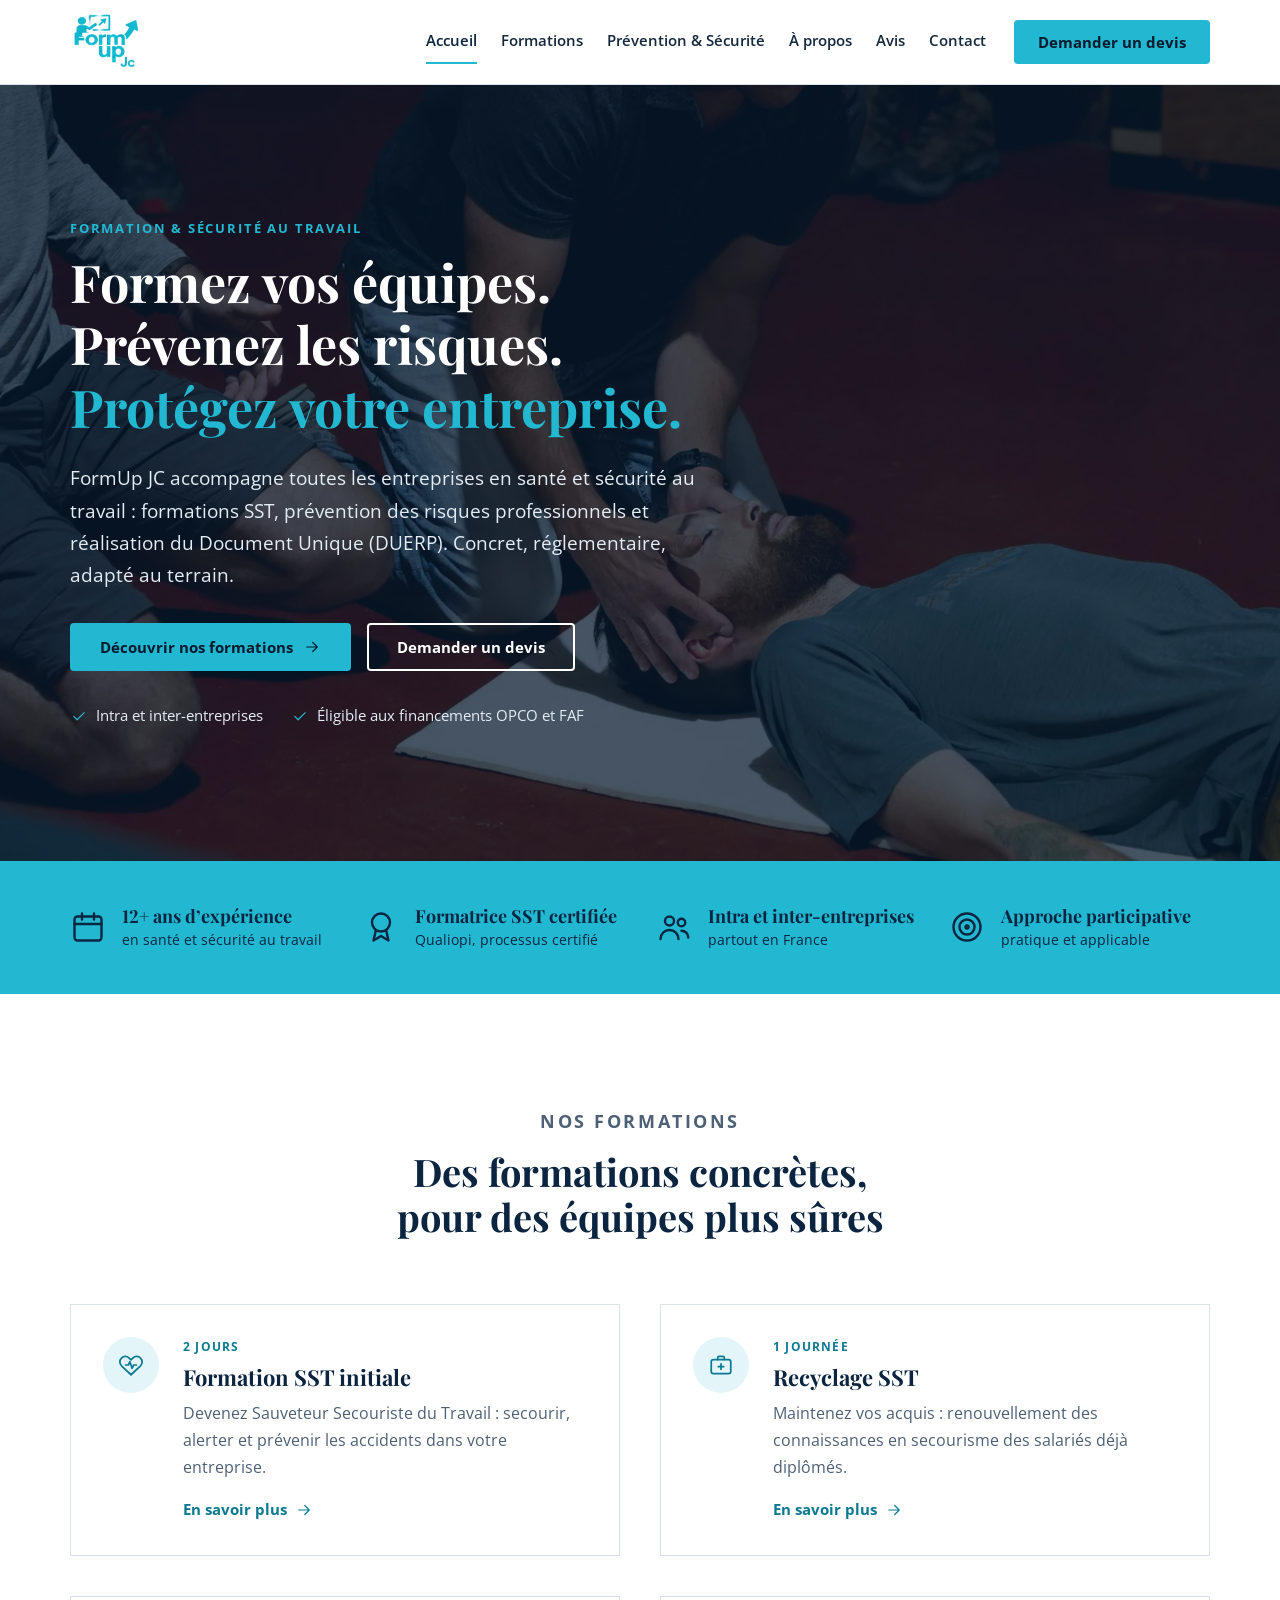
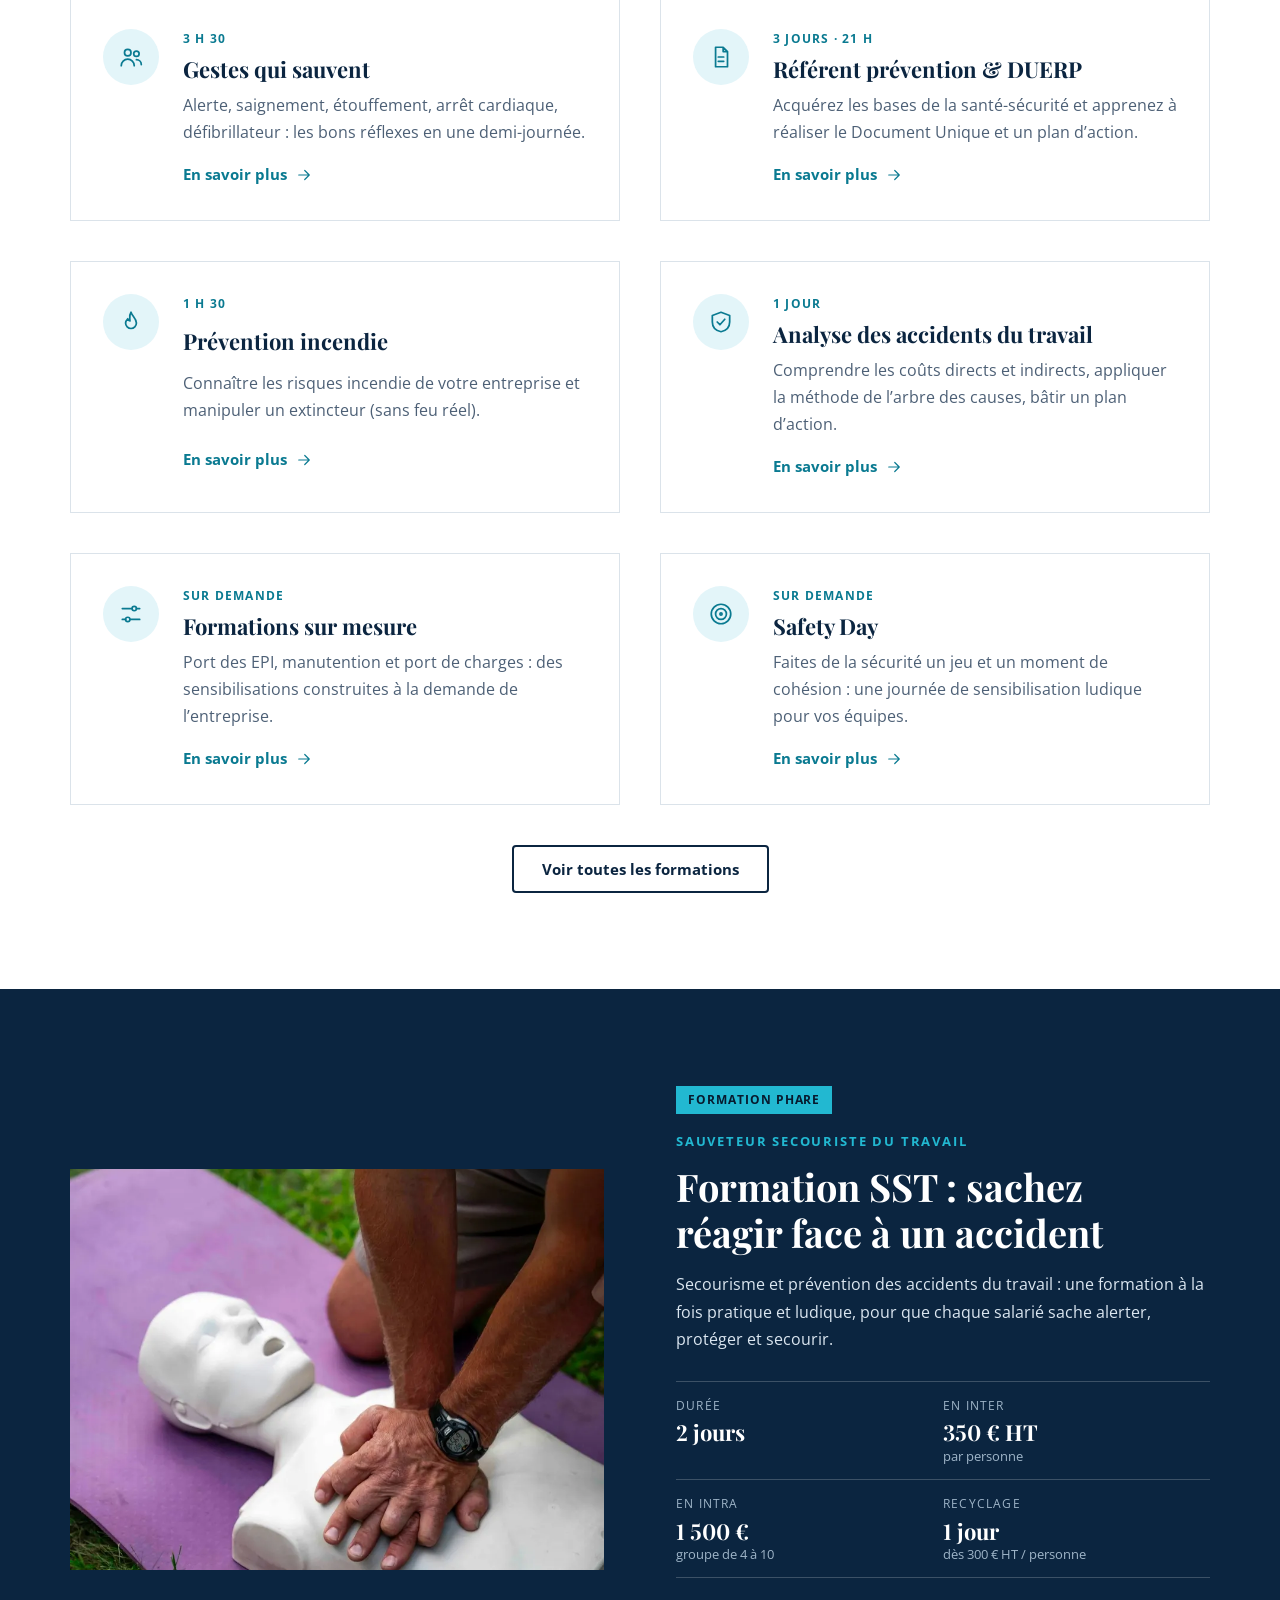
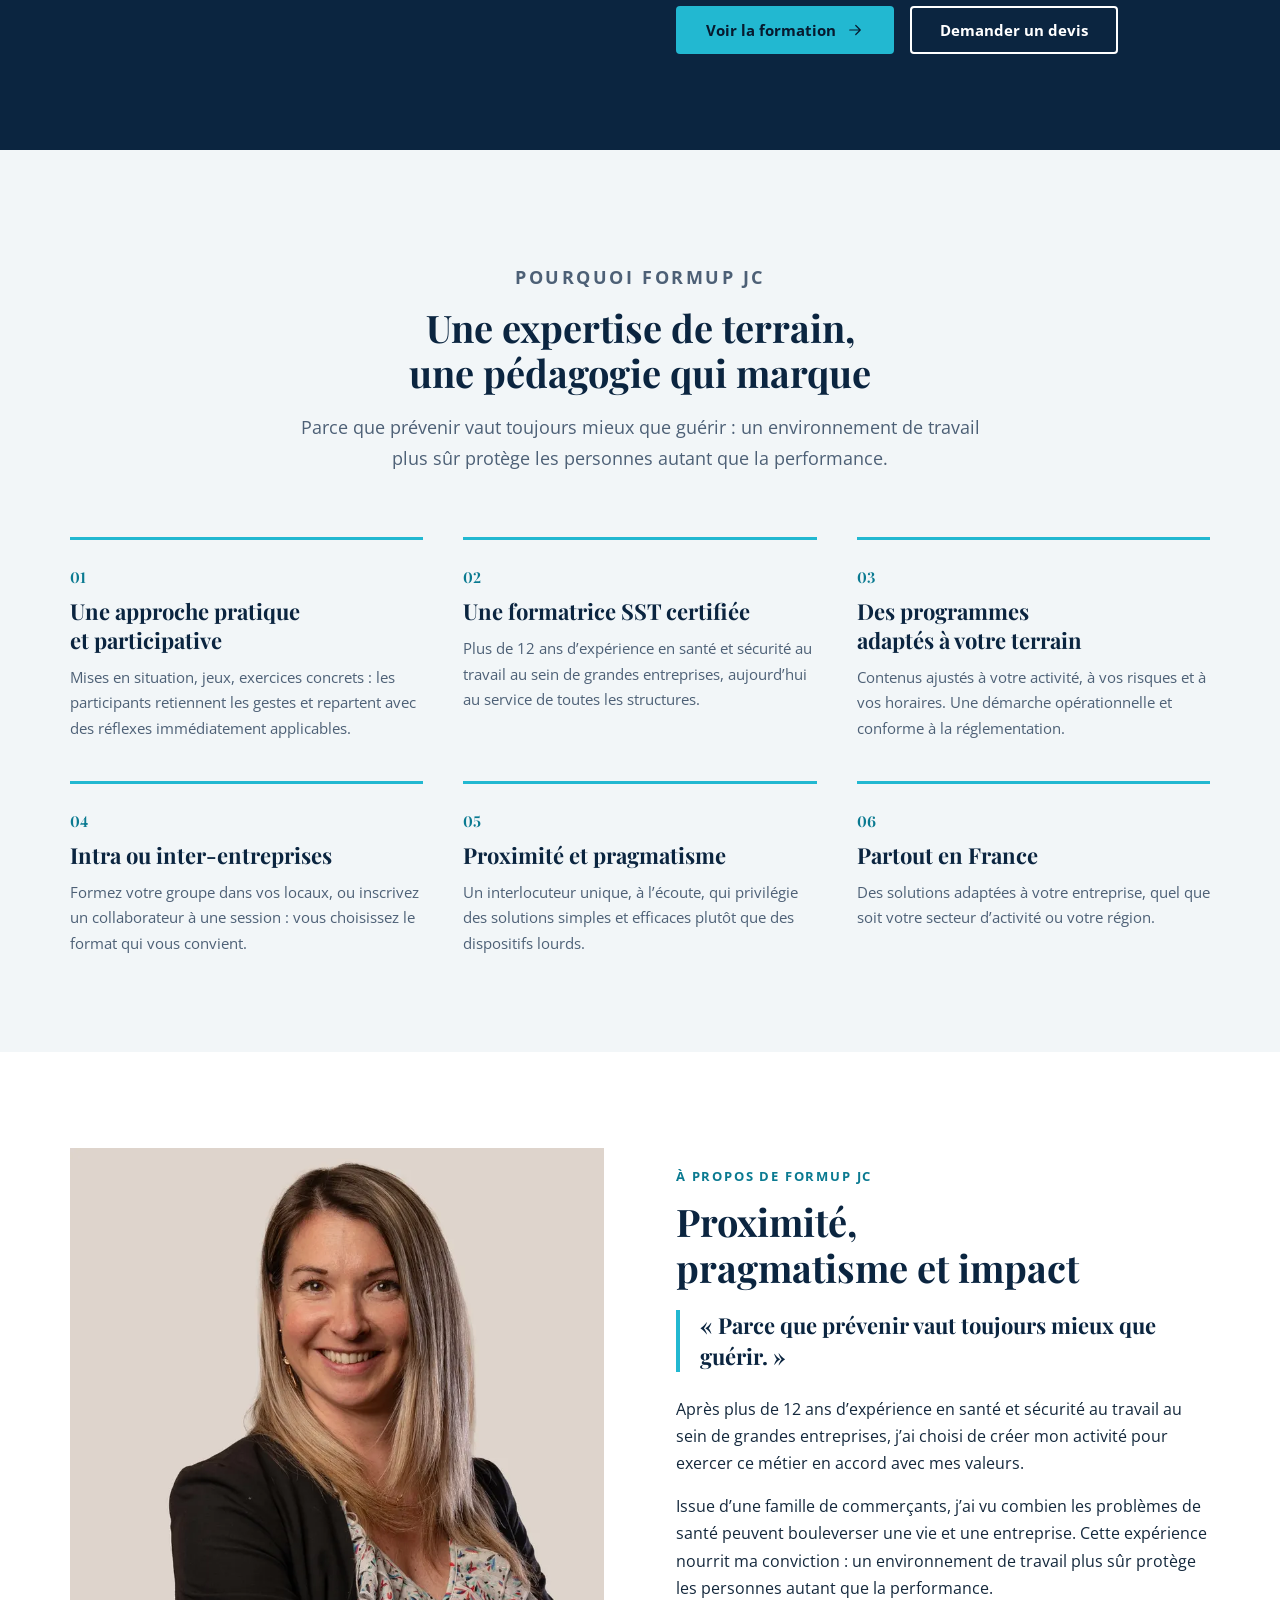
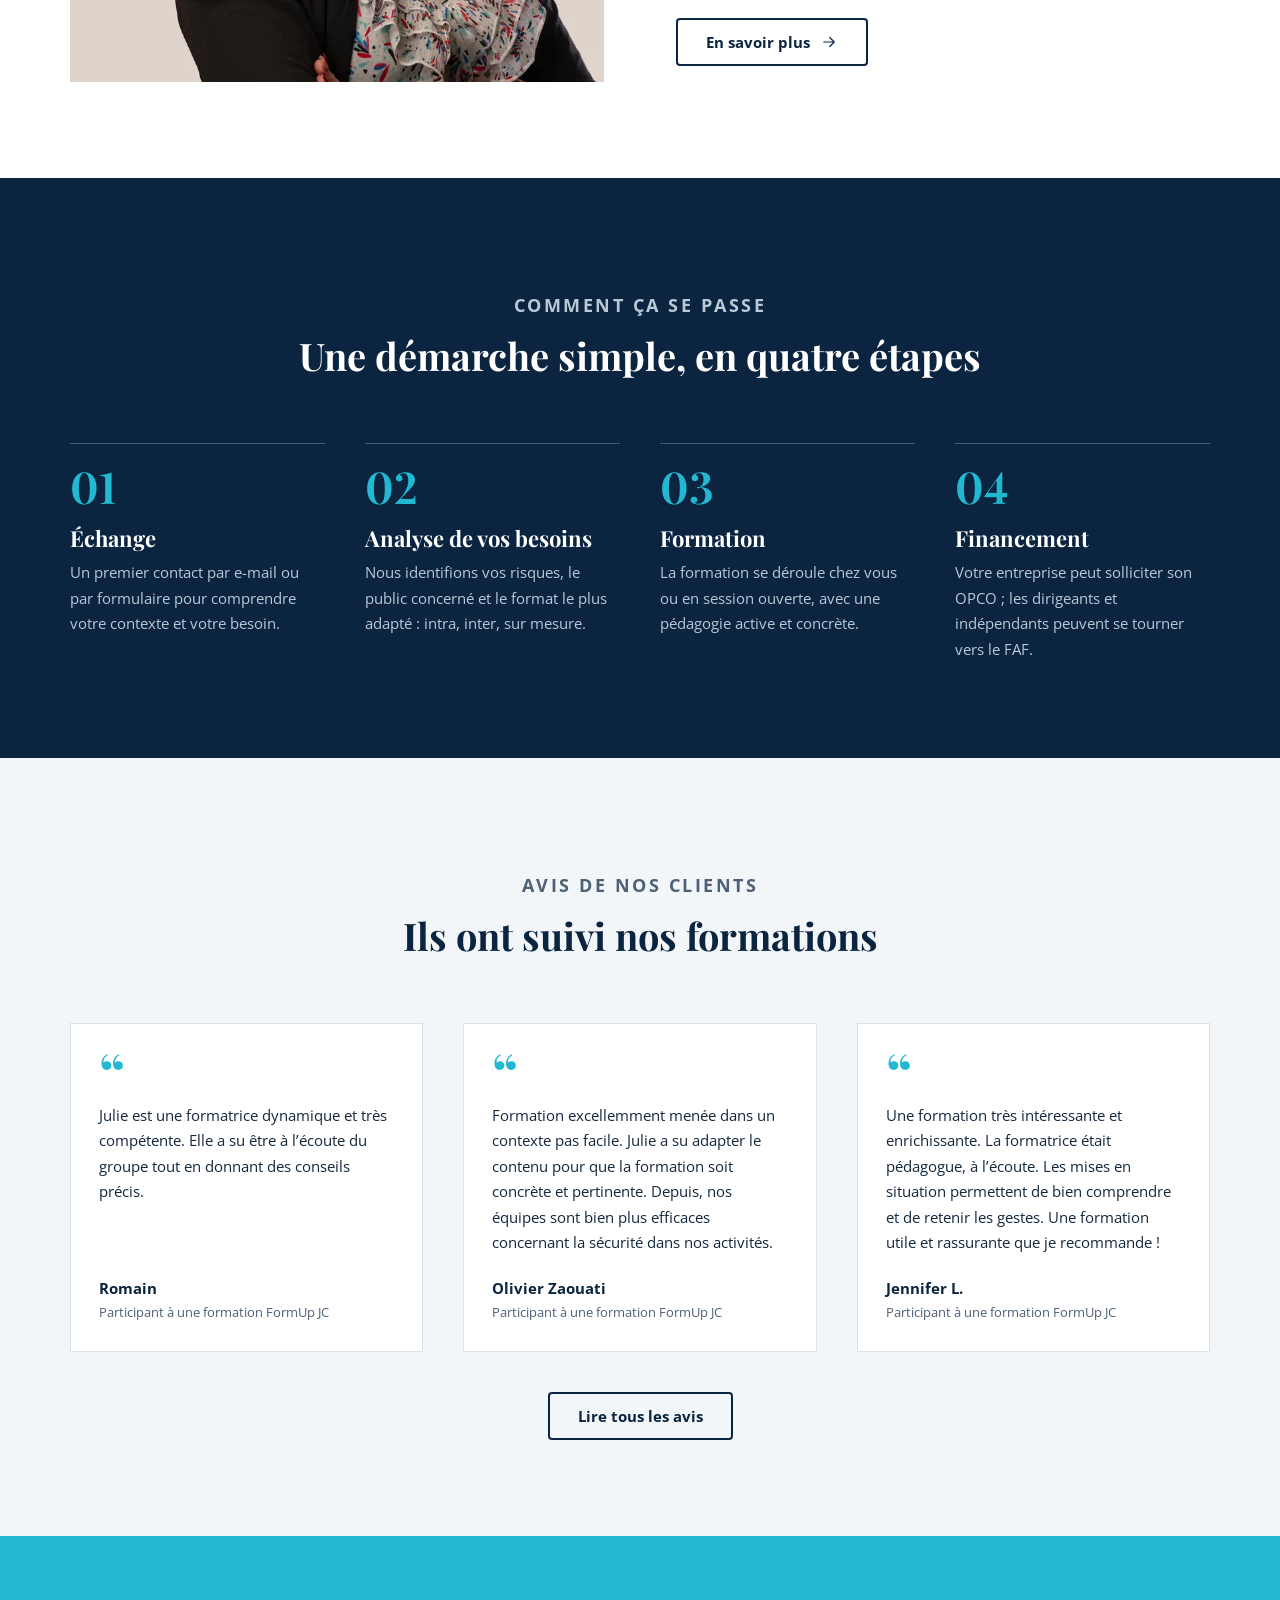
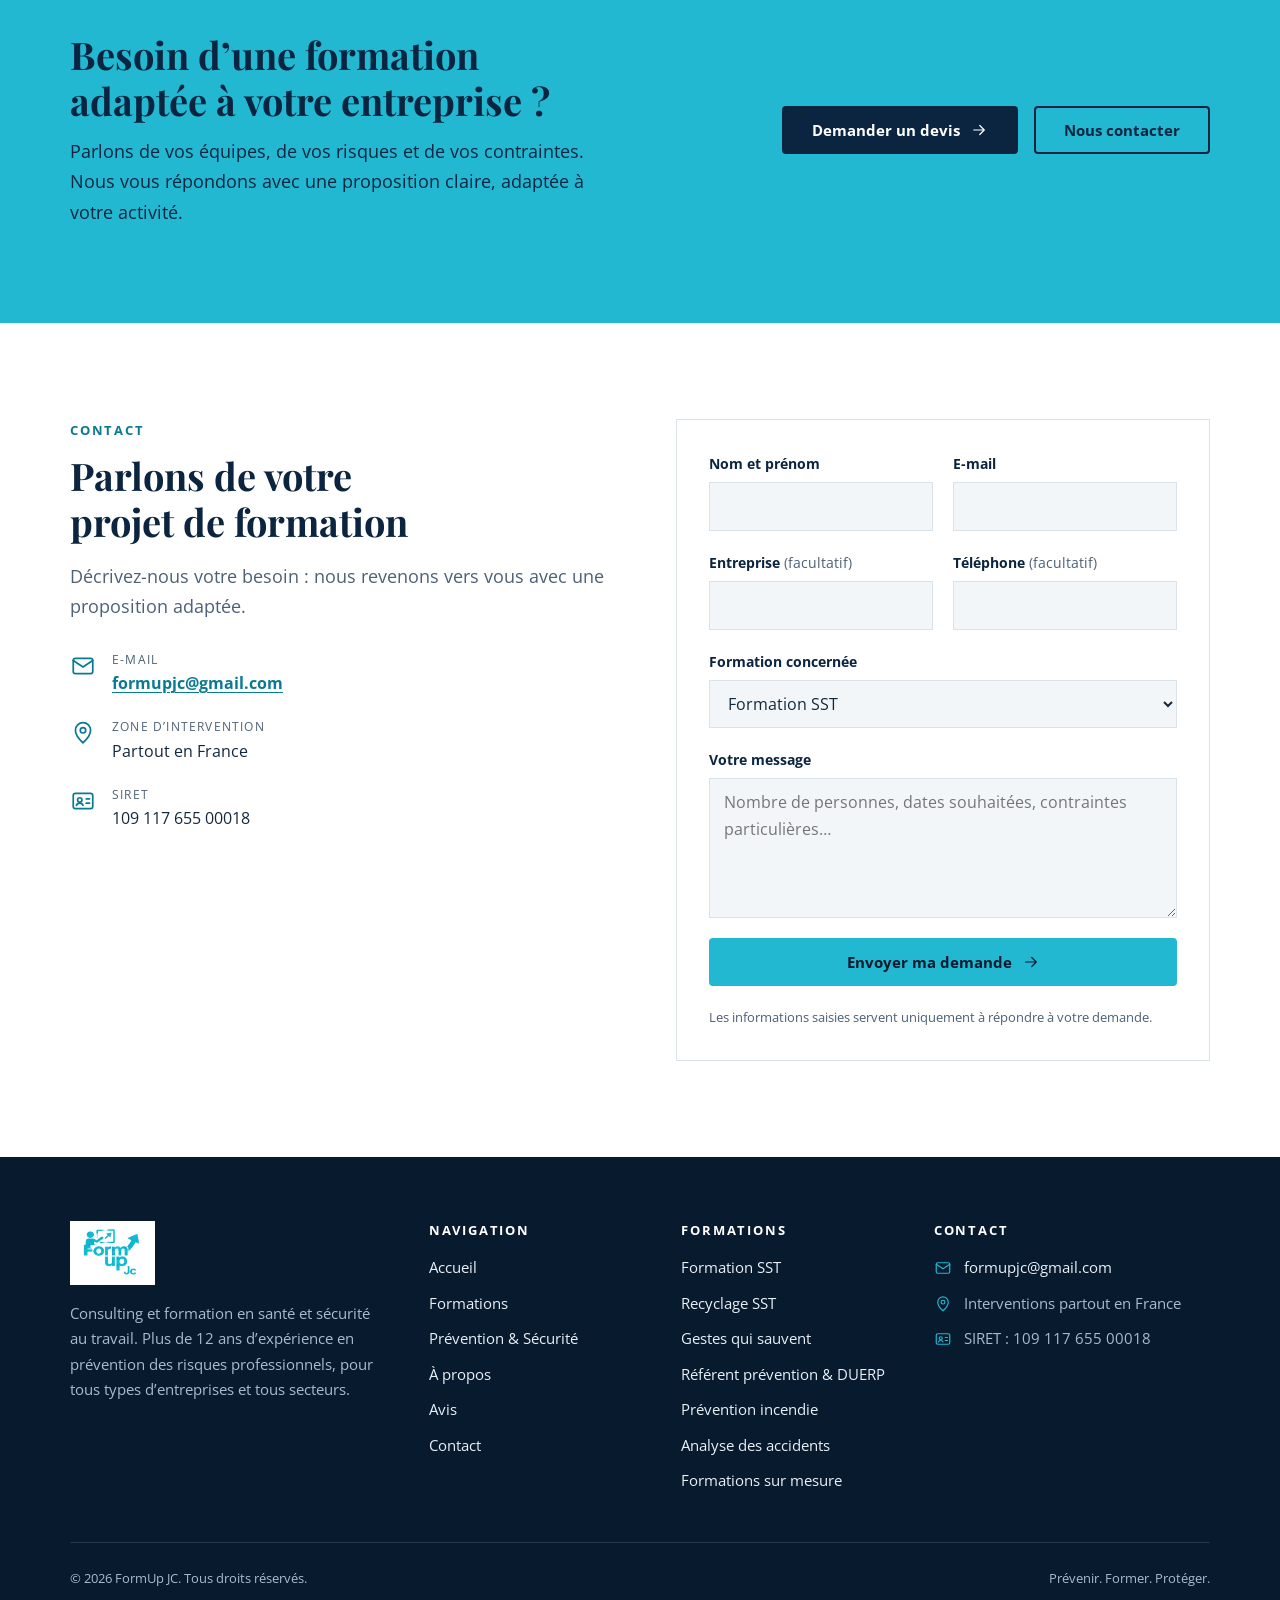
<file: index.html>
<!doctype html>
<html lang="fr">
<head>
<meta charset="utf-8">
<meta name="viewport" content="width=device-width, initial-scale=1">
<title>Formation SST, DUERP et prévention des risques | FormUp JC</title>
<meta name="description" content="FormUp JC : formation SST (Sauveteur Secouriste du Travail), DUERP et prévention des risques professionnels pour les entreprises. Plus de 12 ans d’expérience, formations sur mesure, partout en France.">
<meta name="theme-color" content="#0b2540">
<link rel="canonical" href="https://www.formupjc.com/">
<meta property="og:type" content="website">
<meta property="og:locale" content="fr_FR">
<meta property="og:site_name" content="FormUp JC">
<meta property="og:title" content="Formation SST, DUERP et prévention des risques | FormUp JC">
<meta property="og:description" content="FormUp JC : formation SST (Sauveteur Secouriste du Travail), DUERP et prévention des risques professionnels pour les entreprises. Plus de 12 ans d’expérience, formations sur mesure, partout en France.">
<meta property="og:url" content="https://www.formupjc.com/">
<meta property="og:image" content="https://www.formupjc.com/assets/images/og-formupjc.jpg">
<meta name="twitter:card" content="summary_large_image">
<link rel="icon" type="image/png" sizes="32x32" href="favicon-32.png">
<link rel="apple-touch-icon" href="favicon.png">
<link rel="preload" href="assets/fonts/opensans.woff2" as="font" type="font/woff2" crossorigin>
<link rel="preload" href="assets/fonts/playfairdisplay.woff2" as="font" type="font/woff2" crossorigin>
<link rel="preload" href="assets/images/hero-bg.webp" as="image" type="image/webp" fetchpriority="high">
<script>document.documentElement.classList.add("js")</script>
<link rel="stylesheet" href="css/style.css">
<script type="application/ld+json">{"@context": "https://schema.org", "@type": "ProfessionalService", "name": "FormUp JC", "description": "Consulting et formation en santé et sécurité au travail : formations SST, DUERP, prévention incendie, prévention des risques professionnels.", "url": "https://www.formupjc.com/", "email": "formupjc@gmail.com", "logo": "https://www.formupjc.com/assets/images/logo.webp", "image": "https://www.formupjc.com/assets/images/og-formupjc.jpg", "areaServed": {"@type": "Country", "name": "France"}, "identifier": "109 117 655 00018", "knowsAbout": ["Sauveteur Secouriste du Travail", "Document Unique d'évaluation des risques professionnels", "Prévention incendie", "Prévention des risques professionnels"]}</script>
</head>
<body>
<svg width="0" height="0" style="position:absolute" aria-hidden="true" focusable="false"><defs><symbol id="i-arrow" viewBox="0 0 24 24"><path d="M5 12h14M13 6l6 6-6 6"/></symbol><symbol id="i-check" viewBox="0 0 24 24"><path d="M5 12.5l4.5 4.5L19 7.5"/></symbol><symbol id="i-heart" viewBox="0 0 24 24"><path d="M20.8 5.6a5 5 0 0 0-7.1 0L12 7.3l-1.7-1.7a5 5 0 0 0-7.1 7.1L12 21l8.8-8.3a5 5 0 0 0 0-7.1z"/><path d="M7 12h2.5l1.5-3 2 6 1.5-3H17"/></symbol><symbol id="i-kit" viewBox="0 0 24 24"><rect x="3" y="7" width="18" height="13" rx="2"/><path d="M9 7V5a1 1 0 0 1 1-1h4a1 1 0 0 1 1 1v2M12 11v5M9.5 13.5h5"/></symbol><symbol id="i-flame" viewBox="0 0 24 24"><path d="M12 3c1 3.5 5 5.5 5 10a5 5 0 0 1-10 0c0-2 1-3 2-4 .5 1.5 1 2 2 2 0-3-1-5 1-8z"/></symbol><symbol id="i-doc" viewBox="0 0 24 24"><path d="M7 3h7l4 4v14H7z M14 3v4h4M9.5 12h5M9.5 16h5"/></symbol><symbol id="i-users" viewBox="0 0 24 24"><circle cx="9" cy="8" r="3"/><path d="M3 20c0-3.3 2.7-6 6-6s6 2.7 6 6"/><circle cx="17" cy="9" r="2.5"/><path d="M17 14.5c2.5 0 4.5 2 4.5 4.5"/></symbol><symbol id="i-sliders" viewBox="0 0 24 24"><path d="M4 7h9M17 7h3M4 17h3M11 17h9"/><circle cx="15" cy="7" r="2"/><circle cx="9" cy="17" r="2"/></symbol><symbol id="i-shield" viewBox="0 0 24 24"><path d="M12 3l8 3v6c0 5-3.5 8-8 9-4.5-1-8-4-8-9V6z"/><path d="M8.5 12l2.5 2.5 4.5-5"/></symbol><symbol id="i-target" viewBox="0 0 24 24"><circle cx="12" cy="12" r="9"/><circle cx="12" cy="12" r="5"/><circle cx="12" cy="12" r="1"/></symbol><symbol id="i-calendar" viewBox="0 0 24 24"><rect x="3" y="5" width="18" height="16" rx="2"/><path d="M3 10h18M8 3v4M16 3v4"/></symbol><symbol id="i-award" viewBox="0 0 24 24"><circle cx="12" cy="9" r="6"/><path d="M8.5 14.5L7 21l5-3 5 3-1.5-6.5"/></symbol><symbol id="i-mail" viewBox="0 0 24 24"><rect x="3" y="5" width="18" height="14" rx="2"/><path d="M3 7l9 6 9-6"/></symbol><symbol id="i-pin" viewBox="0 0 24 24"><path d="M12 21s7-6.2 7-11.5A7 7 0 0 0 5 9.5C5 14.8 12 21 12 21z"/><circle cx="12" cy="9.5" r="2.5"/></symbol><symbol id="i-id" viewBox="0 0 24 24"><rect x="3" y="5" width="18" height="14" rx="2"/><circle cx="9" cy="11" r="2"/><path d="M6 16c.5-1.5 1.7-2 3-2s2.5.5 3 2M15 10h3M15 14h3"/></symbol></defs></svg>
<a class="skip-link" href="#main">Aller au contenu</a>
<header class="site-header">
  <div class="wrap site-header__inner">
    <a class="brand" href="index.html" aria-label="FormUp JC — accueil"><img src="assets/images/logo.webp" alt="FormUp JC" width="225" height="180"></a>
    <button class="menu-toggle" type="button" aria-expanded="false" aria-controls="site-nav" aria-label="Ouvrir le menu"><span></span><span></span><span></span></button>
    <nav class="nav" id="site-nav" aria-label="Navigation principale">
      <ul class="nav__list"><li><a class="nav__link" href="index.html" aria-current="page">Accueil</a></li><li><a class="nav__link" href="formations.html">Formations</a></li><li><a class="nav__link" href="prevention-securite.html">Prévention &amp; Sécurité</a></li><li><a class="nav__link" href="a-propos.html">À propos</a></li><li><a class="nav__link" href="avis.html">Avis</a></li><li><a class="nav__link" href="contact.html">Contact</a></li></ul>
      <a class="btn btn--primary btn--sm" href="contact.html#devis">Demander un devis</a>
    </nav>
  </div>
</header>
<main id="main">

<section class="strip strip--image hero" aria-labelledby="hero-title">
  <img class="strip__bg" src="assets/images/hero-bg.webp" width="1800" height="1012" fetchpriority="high" decoding="async" alt="Formation de secourisme : un formateur montre à un stagiaire le geste de sécurité sur une personne allongée">
  <div class="wrap"><div class="hero__copy">
    <p class="eyebrow">Formation &amp; sécurité au travail</p>
    <h1 id="hero-title">Formez vos équipes. Prévenez les risques. <em>Protégez votre entreprise.</em></h1>
    <p class="hero__text">FormUp JC accompagne toutes les entreprises en santé et sécurité au travail : formations SST, prévention des risques professionnels et réalisation du Document Unique (DUERP). Concret, réglementaire, adapté au terrain.</p>
    <div class="btn-row"><a class="btn btn--primary" href="formations.html">Découvrir nos formations <svg class="icon icon--sm" aria-hidden="true" focusable="false"><use href="#i-arrow"/></svg></a><a class="btn btn--outline" href="contact.html#devis">Demander un devis</a></div>
    <ul class="hero__list"><li><svg class="icon icon--sm" aria-hidden="true" focusable="false"><use href="#i-check"/></svg>Intra et inter-entreprises</li><li><svg class="icon icon--sm" aria-hidden="true" focusable="false"><use href="#i-check"/></svg>Éligible aux financements OPCO et FAF</li></ul>
  </div></div>
</section>

<section class="strip strip--cyan trust" aria-label="Nos engagements"><div class="wrap"><ul class="cols cols-4">
  <li class="trust__item"><svg class="icon" aria-hidden="true" focusable="false"><use href="#i-calendar"/></svg><div><strong>12+ ans d’expérience</strong><span>en santé et sécurité au travail</span></div></li>
  <li class="trust__item"><svg class="icon" aria-hidden="true" focusable="false"><use href="#i-award"/></svg><div><strong>Formatrice SST certifiée</strong><span>Qualiopi, processus certifié</span></div></li>
  <li class="trust__item"><svg class="icon" aria-hidden="true" focusable="false"><use href="#i-users"/></svg><div><strong>Intra et inter-entreprises</strong><span>partout en France</span></div></li>
  <li class="trust__item"><svg class="icon" aria-hidden="true" focusable="false"><use href="#i-target"/></svg><div><strong>Approche participative</strong><span>pratique et applicable</span></div></li>
</ul></div></section>

<section class="strip" id="formations" aria-labelledby="srv-title"><div class="wrap">
  <div class="head reveal"><p class="eyebrow">Nos formations</p><h2 id="srv-title">Des formations concrètes, pour des équipes plus sûres</h2></div>
  <ul class="cols cols-2"><li class="box service reveal"><span class="icon-circle"><svg class="icon" aria-hidden="true" focusable="false"><use href="#i-heart"/></svg></span><p class="service__meta">2 jours</p><h3>Formation SST initiale</h3><p>Devenez Sauveteur Secouriste du Travail : secourir, alerter et prévenir les accidents dans votre entreprise.</p><a class="link-arrow" href="formations.html#sst">En savoir plus <svg class="icon icon--sm" aria-hidden="true" focusable="false"><use href="#i-arrow"/></svg></a></li><li class="box service reveal"><span class="icon-circle"><svg class="icon" aria-hidden="true" focusable="false"><use href="#i-kit"/></svg></span><p class="service__meta">1 journée</p><h3>Recyclage SST</h3><p>Maintenez vos acquis : renouvellement des connaissances en secourisme des salariés déjà diplômés.</p><a class="link-arrow" href="formations.html#recyclage-sst">En savoir plus <svg class="icon icon--sm" aria-hidden="true" focusable="false"><use href="#i-arrow"/></svg></a></li><li class="box service reveal"><span class="icon-circle"><svg class="icon" aria-hidden="true" focusable="false"><use href="#i-users"/></svg></span><p class="service__meta">3 h 30</p><h3>Gestes qui sauvent</h3><p>Alerte, saignement, étouffement, arrêt cardiaque, défibrillateur : les bons réflexes en une demi-journée.</p><a class="link-arrow" href="formations.html#gestes-qui-sauvent">En savoir plus <svg class="icon icon--sm" aria-hidden="true" focusable="false"><use href="#i-arrow"/></svg></a></li><li class="box service reveal"><span class="icon-circle"><svg class="icon" aria-hidden="true" focusable="false"><use href="#i-doc"/></svg></span><p class="service__meta">3 jours · 21 h</p><h3>Référent prévention &amp; DUERP</h3><p>Acquérez les bases de la santé-sécurité et apprenez à réaliser le Document Unique et un plan d’action.</p><a class="link-arrow" href="formations.html#referent-prevention">En savoir plus <svg class="icon icon--sm" aria-hidden="true" focusable="false"><use href="#i-arrow"/></svg></a></li><li class="box service reveal"><span class="icon-circle"><svg class="icon" aria-hidden="true" focusable="false"><use href="#i-flame"/></svg></span><p class="service__meta">1 h 30</p><h3>Prévention incendie</h3><p>Connaître les risques incendie de votre entreprise et manipuler un extincteur (sans feu réel).</p><a class="link-arrow" href="formations.html#incendie">En savoir plus <svg class="icon icon--sm" aria-hidden="true" focusable="false"><use href="#i-arrow"/></svg></a></li><li class="box service reveal"><span class="icon-circle"><svg class="icon" aria-hidden="true" focusable="false"><use href="#i-shield"/></svg></span><p class="service__meta">1 jour</p><h3>Analyse des accidents du travail</h3><p>Comprendre les coûts directs et indirects, appliquer la méthode de l’arbre des causes, bâtir un plan d’action.</p><a class="link-arrow" href="formations.html#accidents-travail">En savoir plus <svg class="icon icon--sm" aria-hidden="true" focusable="false"><use href="#i-arrow"/></svg></a></li><li class="box service reveal"><span class="icon-circle"><svg class="icon" aria-hidden="true" focusable="false"><use href="#i-sliders"/></svg></span><p class="service__meta">Sur demande</p><h3>Formations sur mesure</h3><p>Port des EPI, manutention et port de charges : des sensibilisations construites à la demande de l’entreprise.</p><a class="link-arrow" href="formations.html#sur-mesure">En savoir plus <svg class="icon icon--sm" aria-hidden="true" focusable="false"><use href="#i-arrow"/></svg></a></li><li class="box service reveal"><span class="icon-circle"><svg class="icon" aria-hidden="true" focusable="false"><use href="#i-target"/></svg></span><p class="service__meta">Sur demande</p><h3>Safety Day</h3><p>Faites de la sécurité un jeu et un moment de cohésion : une journée de sensibilisation ludique pour vos équipes.</p><a class="link-arrow" href="formations.html#sur-mesure">En savoir plus <svg class="icon icon--sm" aria-hidden="true" focusable="false"><use href="#i-arrow"/></svg></a></li></ul>
  <div class="btn-row btn-row--center" style="margin-top:40px"><a class="btn btn--outline" href="formations.html">Voir toutes les formations</a></div>
</div></section>

<section class="strip strip--navy feature" aria-labelledby="feat-title"><div class="wrap cols cols-2 cols--center cols--wide">
  <img class="photo photo--43 reveal" src="assets/images/sst-massage-cardiaque.webp" width="900" height="1350" loading="lazy" decoding="async" style="object-position:50% 45%" alt="Mains d’un formateur pratiquant un massage cardiaque sur un mannequin de secourisme">
  <div class="reveal">
    <span class="feature__tag">Formation phare</span>
    <p class="eyebrow">Sauveteur Secouriste du Travail</p>
    <h2 id="feat-title">Formation SST : sachez réagir face à un accident</h2>
    <p>Secourisme et prévention des accidents du travail : une formation à la fois pratique et ludique, pour que chaque salarié sache alerter, protéger et secourir.</p>
    <dl class="facts">
      <div><dt>Durée</dt><dd>2 jours</dd></div>
      <div><dt>En inter</dt><dd>350 € HT<small>par personne</small></dd></div>
      <div><dt>En intra</dt><dd>1 500 €<small>groupe de 4 à 10</small></dd></div>
      <div><dt>Recyclage</dt><dd>1 jour<small>dès 300 € HT / personne</small></dd></div>
    </dl>
    <div class="btn-row"><a class="btn btn--primary" href="formations.html#sst">Voir la formation <svg class="icon icon--sm" aria-hidden="true" focusable="false"><use href="#i-arrow"/></svg></a><a class="btn btn--outline" href="contact.html#devis">Demander un devis</a></div>
  </div>
</div></section>

<section class="strip strip--light" aria-labelledby="why-title"><div class="wrap">
  <div class="head reveal"><p class="eyebrow">Pourquoi FormUp JC</p><h2 id="why-title">Une expertise de terrain, une pédagogie qui marque</h2>
    <p>Parce que prévenir vaut toujours mieux que guérir : un environnement de travail plus sûr protège les personnes autant que la performance.</p></div>
  <ul class="cols cols-3" style="row-gap:40px"><li class="pillar reveal"><span class="pillar__num">01</span><h3>Une approche pratique et participative</h3><p>Mises en situation, jeux, exercices concrets : les participants retiennent les gestes et repartent avec des réflexes immédiatement applicables.</p></li><li class="pillar reveal"><span class="pillar__num">02</span><h3>Une formatrice SST certifiée</h3><p>Plus de 12 ans d’expérience en santé et sécurité au travail au sein de grandes entreprises, aujourd’hui au service de toutes les structures.</p></li><li class="pillar reveal"><span class="pillar__num">03</span><h3>Des programmes adaptés à votre terrain</h3><p>Contenus ajustés à votre activité, à vos risques et à vos horaires. Une démarche opérationnelle et conforme à la réglementation.</p></li><li class="pillar reveal"><span class="pillar__num">04</span><h3>Intra ou inter-entreprises</h3><p>Formez votre groupe dans vos locaux, ou inscrivez un collaborateur à une session : vous choisissez le format qui vous convient.</p></li><li class="pillar reveal"><span class="pillar__num">05</span><h3>Proximité et pragmatisme</h3><p>Un interlocuteur unique, à l’écoute, qui privilégie des solutions simples et efficaces plutôt que des dispositifs lourds.</p></li><li class="pillar reveal"><span class="pillar__num">06</span><h3>Partout en France</h3><p>Des solutions adaptées à votre entreprise, quel que soit votre secteur d’activité ou votre région.</p></li></ul>
</div></section>

<section class="strip" aria-labelledby="about-title"><div class="wrap cols cols-2 cols--center cols--wide">
  <img class="photo photo--sq reveal" src="assets/images/formatrice-julie.webp" width="800" height="800" loading="lazy" decoding="async" style="object-position:50% 15%" alt="Portrait souriant de Julie, fondatrice et formatrice de FormUp JC">
  <div class="reveal">
    <p class="eyebrow">À propos de FormUp JC</p>
    <h2 id="about-title">Proximité, pragmatisme et impact</h2>
    <p class="about__quote">« Parce que prévenir vaut toujours mieux que guérir. »</p>
    <p>Après plus de 12 ans d’expérience en santé et sécurité au travail au sein de grandes entreprises, j’ai choisi de créer mon activité pour exercer ce métier en accord avec mes valeurs.</p>
    <p>Issue d’une famille de commerçants, j’ai vu combien les problèmes de santé peuvent bouleverser une vie et une entreprise. Cette expérience nourrit ma conviction : un environnement de travail plus sûr protège les personnes autant que la performance.</p>
    <a class="btn btn--outline" href="a-propos.html">En savoir plus <svg class="icon icon--sm" aria-hidden="true" focusable="false"><use href="#i-arrow"/></svg></a>
  </div>
</div></section>

<section class="strip strip--navy" aria-labelledby="proc-title"><div class="wrap">
  <div class="head reveal"><p class="eyebrow">Comment ça se passe</p><h2 id="proc-title">Une démarche simple, en quatre étapes</h2></div>
  <ol class="cols cols-4"><li class="step reveal"><span class="step__num">01</span><h3>Échange</h3><p>Un premier contact par e-mail ou par formulaire pour comprendre votre contexte et votre besoin.</p></li><li class="step reveal"><span class="step__num">02</span><h3>Analyse de vos besoins</h3><p>Nous identifions vos risques, le public concerné et le format le plus adapté : intra, inter, sur mesure.</p></li><li class="step reveal"><span class="step__num">03</span><h3>Formation</h3><p>La formation se déroule chez vous ou en session ouverte, avec une pédagogie active et concrète.</p></li><li class="step reveal"><span class="step__num">04</span><h3>Financement</h3><p>Votre entreprise peut solliciter son OPCO ; les dirigeants et indépendants peuvent se tourner vers le FAF.</p></li></ol>
</div></section>

<section class="strip strip--light" id="avis" aria-labelledby="rev-title"><div class="wrap">
  <div class="head reveal"><p class="eyebrow">Avis de nos clients</p><h2 id="rev-title">Ils ont suivi nos formations</h2></div>
  <ul class="cols cols-3"><li class="box review reveal"><blockquote><p>Julie est une formatrice dynamique et très compétente. Elle a su être à l’écoute du groupe tout en donnant des conseils précis.</p></blockquote><footer>Romain<span>Participant à une formation FormUp JC</span></footer></li><li class="box review reveal"><blockquote><p>Formation excellemment menée dans un contexte pas facile. Julie a su adapter le contenu pour que la formation soit concrète et pertinente. Depuis, nos équipes sont bien plus efficaces concernant la sécurité dans nos activités.</p></blockquote><footer>Olivier Zaouati<span>Participant à une formation FormUp JC</span></footer></li><li class="box review reveal"><blockquote><p>Une formation très intéressante et enrichissante. La formatrice était pédagogue, à l’écoute. Les mises en situation permettent de bien comprendre et de retenir les gestes. Une formation utile et rassurante que je recommande !</p></blockquote><footer>Jennifer L.<span>Participant à une formation FormUp JC</span></footer></li></ul>
  <div class="btn-row btn-row--center" style="margin-top:40px"><a class="btn btn--outline" href="avis.html">Lire tous les avis</a></div>
</div></section>

<section class="strip strip--cyan cta" aria-labelledby="cta-title"><div class="wrap cols cols-2 cols--center reveal">
  <div><h2 id="cta-title">Besoin d’une formation adaptée à votre entreprise ?</h2><p>Parlons de vos équipes, de vos risques et de vos contraintes. Nous vous répondons avec une proposition claire, adaptée à votre activité.</p></div>
  <div class="btn-row" style="justify-content:flex-end"><a class="btn btn--primary" href="contact.html#devis">Demander un devis <svg class="icon icon--sm" aria-hidden="true" focusable="false"><use href="#i-arrow"/></svg></a><a class="btn btn--outline" href="contact.html">Nous contacter</a></div>
</div></section>

<section class="strip" id="contact" aria-labelledby="contact-title"><div class="wrap cols cols-2 cols--start cols--wide">
  <div class="reveal"><p class="eyebrow">Contact</p><h2 id="contact-title">Parlons de votre projet de formation</h2><p class="lead" style="margin-top:16px">Décrivez-nous votre besoin : nous revenons vers vous avec une proposition adaptée.</p><ul class="contact__list">
  <li><svg class="icon" aria-hidden="true" focusable="false"><use href="#i-mail"/></svg><div><small>E-mail</small><a href="mailto:formupjc@gmail.com">formupjc@gmail.com</a></div></li>
  <li><svg class="icon" aria-hidden="true" focusable="false"><use href="#i-pin"/></svg><div><small>Zone d’intervention</small>Partout en France</div></li>
  <li><svg class="icon" aria-hidden="true" focusable="false"><use href="#i-id"/></svg><div><small>SIRET</small>109 117 655 00018</div></li></ul></div>
  <div class="reveal" id="devis"><form class="form" id="f-home" data-contact-form data-mailto="formupjc@gmail.com" novalidate>
  <div class="form__row">
    <div class="field"><label for="f-home-name">Nom et prénom</label>
      <input id="f-home-name" name="name" type="text" autocomplete="name" required data-validate="name" aria-describedby="f-home-name-err" aria-invalid="false">
      <p class="field__error" id="f-home-name-err" aria-live="polite"></p></div>
    <div class="field"><label for="f-home-email">E-mail</label>
      <input id="f-home-email" name="email" type="email" autocomplete="email" inputmode="email" required data-validate="email" aria-describedby="f-home-email-err" aria-invalid="false">
      <p class="field__error" id="f-home-email-err" aria-live="polite"></p></div>
  </div>
  <div class="form__row">
    <div class="field"><label for="f-home-company">Entreprise <span class="opt">(facultatif)</span></label>
      <input id="f-home-company" name="company" type="text" autocomplete="organization"></div>
    <div class="field"><label for="f-home-phone">Téléphone <span class="opt">(facultatif)</span></label>
      <input id="f-home-phone" name="phone" type="tel" autocomplete="tel" inputmode="tel" data-validate="phone" aria-describedby="f-home-phone-err" aria-invalid="false">
      <p class="field__error" id="f-home-phone-err" aria-live="polite"></p></div>
  </div>
  <div class="field"><label for="f-home-subject">Formation concernée</label><select id="f-home-subject" name="subject"><option>Formation SST</option><option>Recyclage SST</option><option>Sensibilisation Gestes qui sauvent</option><option>Référent en prévention / DUERP</option><option>Prévention incendie</option><option>Analyse des accidents du travail</option><option>Formation sur mesure / Safety Day</option><option>Autre demande</option></select></div>
  <div class="field"><label for="f-home-message">Votre message</label>
    <textarea id="f-home-message" name="message" required data-validate="message" aria-describedby="f-home-message-err" aria-invalid="false" placeholder="Nombre de personnes, dates souhaitées, contraintes particulières…"></textarea>
    <p class="field__error" id="f-home-message-err" aria-live="polite"></p></div>
  <input class="form__hp" type="text" name="website" tabindex="-1" autocomplete="off" aria-hidden="true">
  <p class="form__status" role="status"></p>
  <button class="btn btn--primary" type="submit">Envoyer ma demande <svg class="icon icon--sm" aria-hidden="true" focusable="false"><use href="#i-arrow"/></svg></button>
  <p class="form__legal">Les informations saisies servent uniquement à répondre à votre demande.</p>
</form></div>
</div></section>

</main>
<footer class="site-footer">
  <div class="wrap">
    <div class="cols footer-cols">
      <div class="footer-brand">
        <img src="assets/images/logo.webp" alt="FormUp JC" width="225" height="180" loading="lazy">
        <p>Consulting et formation en santé et sécurité au travail. Plus de 12 ans d’expérience en prévention des risques professionnels, pour tous types d’entreprises et tous secteurs.</p>
      </div>
      <div><h2>Navigation</h2><ul class="footer-list"><li><a href="index.html">Accueil</a></li><li><a href="formations.html">Formations</a></li><li><a href="prevention-securite.html">Prévention &amp; Sécurité</a></li><li><a href="a-propos.html">À propos</a></li><li><a href="avis.html">Avis</a></li><li><a href="contact.html">Contact</a></li></ul></div>
      <div><h2>Formations</h2><ul class="footer-list">
        <li><a href="formations.html#sst">Formation SST</a></li>
        <li><a href="formations.html#recyclage-sst">Recyclage SST</a></li>
        <li><a href="formations.html#gestes-qui-sauvent">Gestes qui sauvent</a></li>
        <li><a href="formations.html#referent-prevention">Référent prévention &amp; DUERP</a></li>
        <li><a href="formations.html#incendie">Prévention incendie</a></li>
        <li><a href="formations.html#accidents-travail">Analyse des accidents</a></li>
        <li><a href="formations.html#sur-mesure">Formations sur mesure</a></li></ul></div>
      <div><h2>Contact</h2><ul class="footer-list footer-contact">
        <li><svg class="icon icon--sm" aria-hidden="true" focusable="false"><use href="#i-mail"/></svg><a href="mailto:formupjc@gmail.com">formupjc@gmail.com</a></li>
        <li><svg class="icon icon--sm" aria-hidden="true" focusable="false"><use href="#i-pin"/></svg><span>Interventions partout en France</span></li>
        <li><svg class="icon icon--sm" aria-hidden="true" focusable="false"><use href="#i-id"/></svg><span>SIRET : 109 117 655 00018</span></li></ul></div>
    </div>
    <div class="footer-bottom"><span>© 2026 FormUp JC. Tous droits réservés.</span><span>Prévenir. Former. Protéger.</span></div>
  </div>
</footer>
<script src="js/main.js" defer></script>
</body>
</html>
</file>
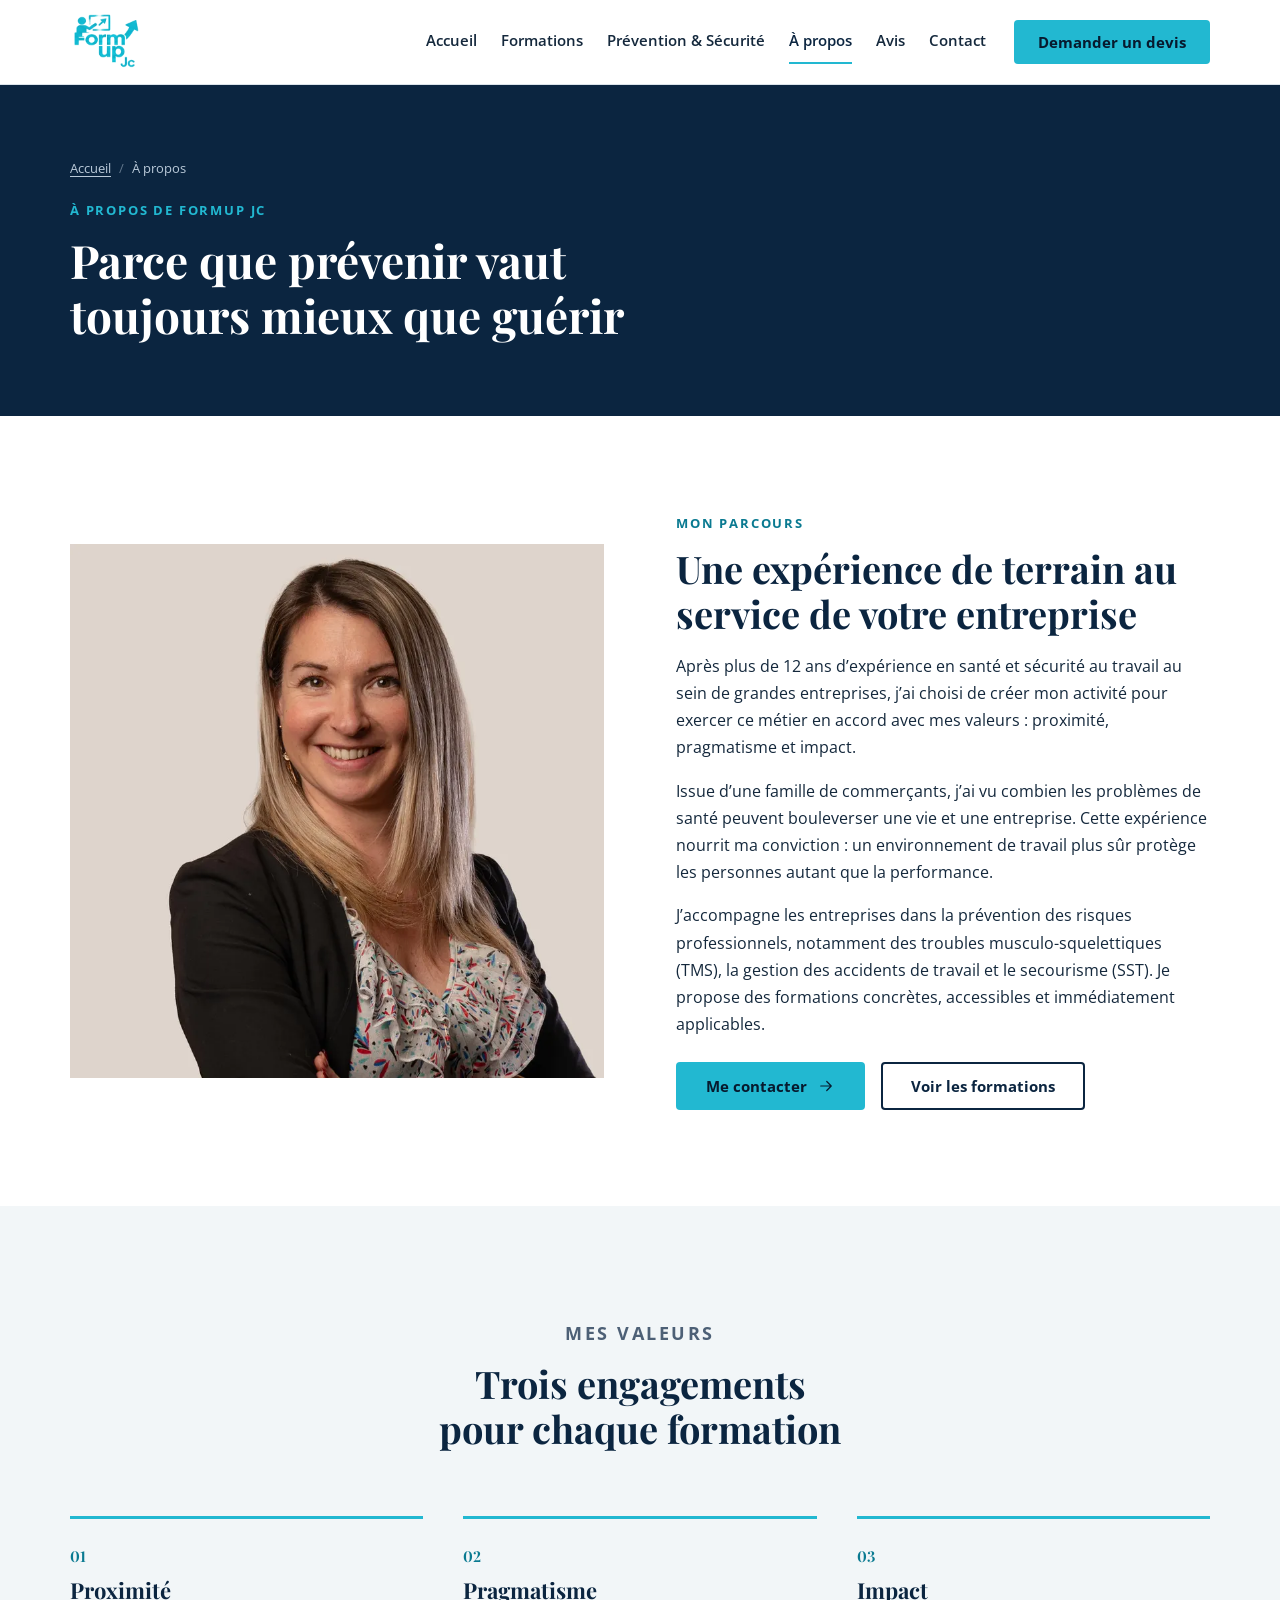
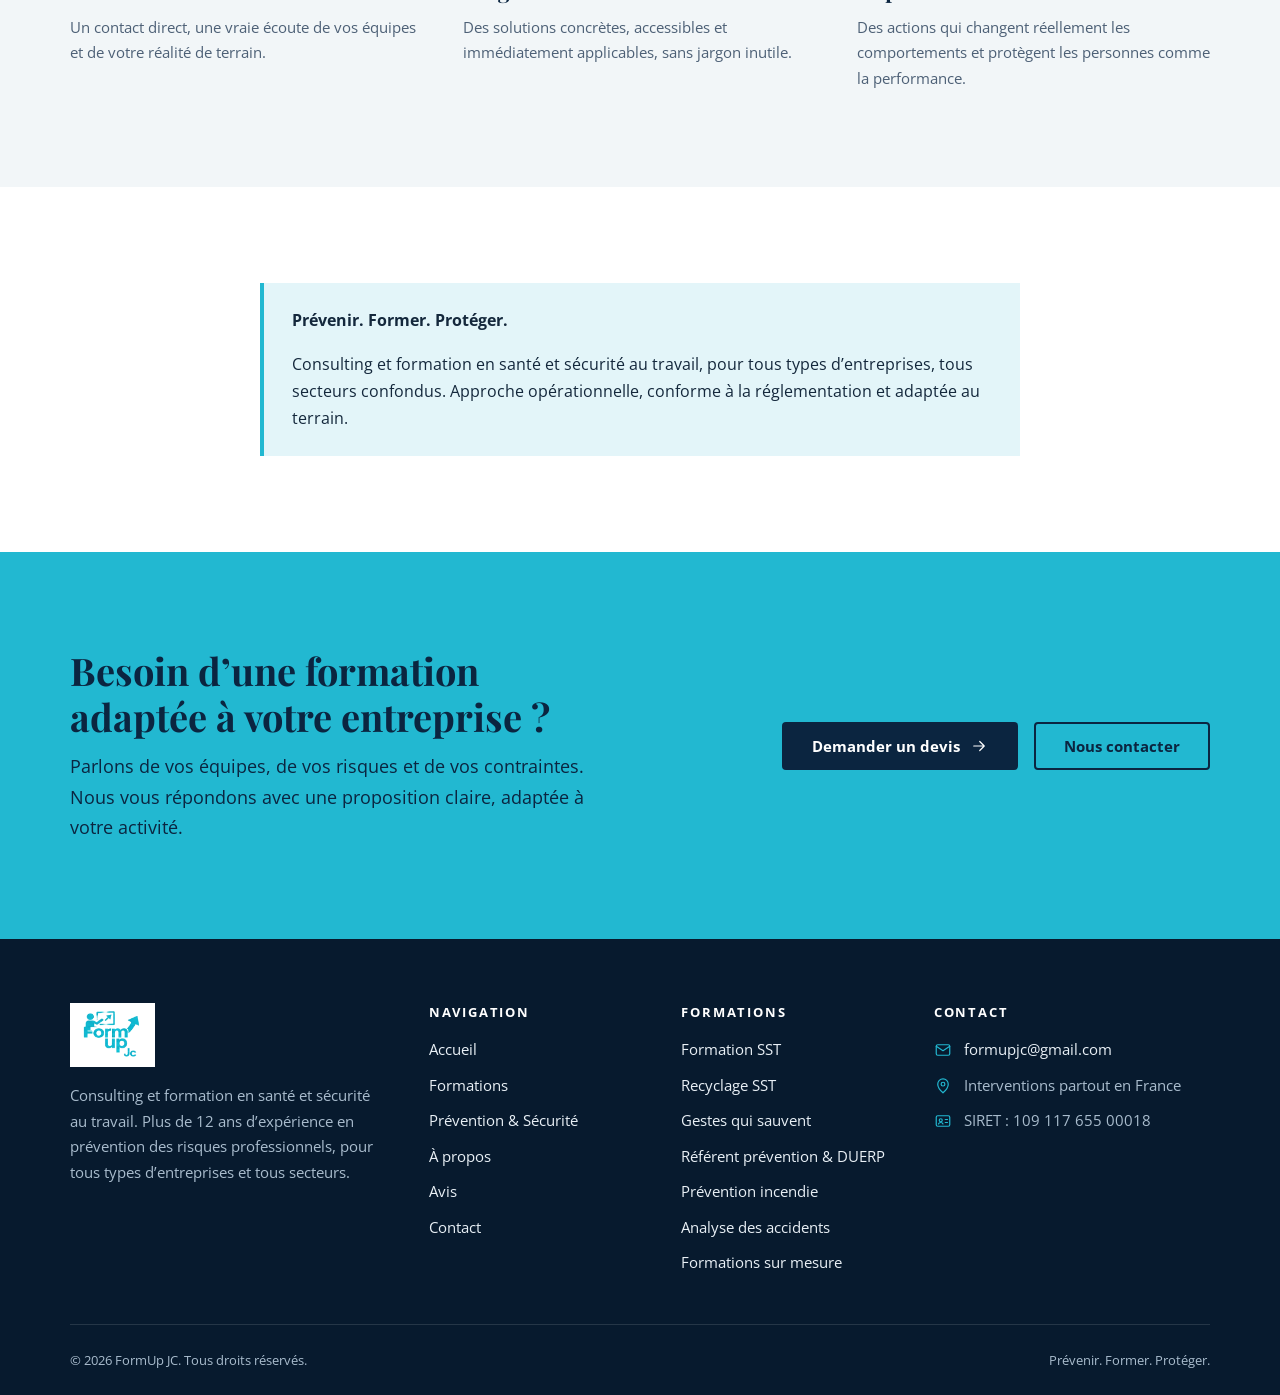
<file: a-propos.html>
<!doctype html>
<html lang="fr">
<head>
<meta charset="utf-8">
<meta name="viewport" content="width=device-width, initial-scale=1">
<title>À propos — Julie, formatrice santé et sécurité au travail | FormUp JC</title>
<meta name="description" content="Plus de 12 ans d’expérience en santé et sécurité au travail : découvrez le parcours, les valeurs et l’approche pragmatique de FormUp JC, formatrice SST et consultante en prévention.">
<meta name="theme-color" content="#0b2540">
<link rel="canonical" href="https://www.formupjc.com/a-propos.html">
<meta property="og:type" content="website">
<meta property="og:locale" content="fr_FR">
<meta property="og:site_name" content="FormUp JC">
<meta property="og:title" content="À propos — Julie, formatrice santé et sécurité au travail | FormUp JC">
<meta property="og:description" content="Plus de 12 ans d’expérience en santé et sécurité au travail : découvrez le parcours, les valeurs et l’approche pragmatique de FormUp JC, formatrice SST et consultante en prévention.">
<meta property="og:url" content="https://www.formupjc.com/a-propos.html">
<meta property="og:image" content="https://www.formupjc.com/assets/images/og-formupjc.jpg">
<meta name="twitter:card" content="summary_large_image">
<link rel="icon" type="image/png" sizes="32x32" href="favicon-32.png">
<link rel="apple-touch-icon" href="favicon.png">
<link rel="preload" href="assets/fonts/opensans.woff2" as="font" type="font/woff2" crossorigin>
<link rel="preload" href="assets/fonts/playfairdisplay.woff2" as="font" type="font/woff2" crossorigin>
<script>document.documentElement.classList.add("js")</script>
<link rel="stylesheet" href="css/style.css">
</head>
<body>
<svg width="0" height="0" style="position:absolute" aria-hidden="true" focusable="false"><defs><symbol id="i-arrow" viewBox="0 0 24 24"><path d="M5 12h14M13 6l6 6-6 6"/></symbol><symbol id="i-check" viewBox="0 0 24 24"><path d="M5 12.5l4.5 4.5L19 7.5"/></symbol><symbol id="i-heart" viewBox="0 0 24 24"><path d="M20.8 5.6a5 5 0 0 0-7.1 0L12 7.3l-1.7-1.7a5 5 0 0 0-7.1 7.1L12 21l8.8-8.3a5 5 0 0 0 0-7.1z"/><path d="M7 12h2.5l1.5-3 2 6 1.5-3H17"/></symbol><symbol id="i-kit" viewBox="0 0 24 24"><rect x="3" y="7" width="18" height="13" rx="2"/><path d="M9 7V5a1 1 0 0 1 1-1h4a1 1 0 0 1 1 1v2M12 11v5M9.5 13.5h5"/></symbol><symbol id="i-flame" viewBox="0 0 24 24"><path d="M12 3c1 3.5 5 5.5 5 10a5 5 0 0 1-10 0c0-2 1-3 2-4 .5 1.5 1 2 2 2 0-3-1-5 1-8z"/></symbol><symbol id="i-doc" viewBox="0 0 24 24"><path d="M7 3h7l4 4v14H7z M14 3v4h4M9.5 12h5M9.5 16h5"/></symbol><symbol id="i-users" viewBox="0 0 24 24"><circle cx="9" cy="8" r="3"/><path d="M3 20c0-3.3 2.7-6 6-6s6 2.7 6 6"/><circle cx="17" cy="9" r="2.5"/><path d="M17 14.5c2.5 0 4.5 2 4.5 4.5"/></symbol><symbol id="i-sliders" viewBox="0 0 24 24"><path d="M4 7h9M17 7h3M4 17h3M11 17h9"/><circle cx="15" cy="7" r="2"/><circle cx="9" cy="17" r="2"/></symbol><symbol id="i-shield" viewBox="0 0 24 24"><path d="M12 3l8 3v6c0 5-3.5 8-8 9-4.5-1-8-4-8-9V6z"/><path d="M8.5 12l2.5 2.5 4.5-5"/></symbol><symbol id="i-target" viewBox="0 0 24 24"><circle cx="12" cy="12" r="9"/><circle cx="12" cy="12" r="5"/><circle cx="12" cy="12" r="1"/></symbol><symbol id="i-calendar" viewBox="0 0 24 24"><rect x="3" y="5" width="18" height="16" rx="2"/><path d="M3 10h18M8 3v4M16 3v4"/></symbol><symbol id="i-award" viewBox="0 0 24 24"><circle cx="12" cy="9" r="6"/><path d="M8.5 14.5L7 21l5-3 5 3-1.5-6.5"/></symbol><symbol id="i-mail" viewBox="0 0 24 24"><rect x="3" y="5" width="18" height="14" rx="2"/><path d="M3 7l9 6 9-6"/></symbol><symbol id="i-pin" viewBox="0 0 24 24"><path d="M12 21s7-6.2 7-11.5A7 7 0 0 0 5 9.5C5 14.8 12 21 12 21z"/><circle cx="12" cy="9.5" r="2.5"/></symbol><symbol id="i-id" viewBox="0 0 24 24"><rect x="3" y="5" width="18" height="14" rx="2"/><circle cx="9" cy="11" r="2"/><path d="M6 16c.5-1.5 1.7-2 3-2s2.5.5 3 2M15 10h3M15 14h3"/></symbol></defs></svg>
<a class="skip-link" href="#main">Aller au contenu</a>
<header class="site-header">
  <div class="wrap site-header__inner">
    <a class="brand" href="index.html" aria-label="FormUp JC — accueil"><img src="assets/images/logo.webp" alt="FormUp JC" width="225" height="180"></a>
    <button class="menu-toggle" type="button" aria-expanded="false" aria-controls="site-nav" aria-label="Ouvrir le menu"><span></span><span></span><span></span></button>
    <nav class="nav" id="site-nav" aria-label="Navigation principale">
      <ul class="nav__list"><li><a class="nav__link" href="index.html">Accueil</a></li><li><a class="nav__link" href="formations.html">Formations</a></li><li><a class="nav__link" href="prevention-securite.html">Prévention &amp; Sécurité</a></li><li><a class="nav__link" href="a-propos.html" aria-current="page">À propos</a></li><li><a class="nav__link" href="avis.html">Avis</a></li><li><a class="nav__link" href="contact.html">Contact</a></li></ul>
      <a class="btn btn--primary btn--sm" href="contact.html#devis">Demander un devis</a>
    </nav>
  </div>
</header>
<main id="main">
<section class="strip strip--navy page-hero"><div class="wrap"><nav aria-label="Fil d’Ariane"><ol class="breadcrumb"><li><a href="index.html">Accueil</a></li><li aria-current="page">À propos</li></ol></nav><p class="eyebrow">À propos de FormUp JC</p><h1>Parce que prévenir vaut toujours mieux que guérir</h1></div></section>
<section class="strip"><div class="wrap cols cols-2 cols--center cols--wide">
  <img class="photo photo--sq reveal" src="assets/images/formatrice-julie.webp" width="800" height="800" decoding="async" style="object-position:50% 15%" alt="Portrait souriant de Julie, fondatrice et formatrice de FormUp JC">
  <div class="reveal"><p class="eyebrow">Mon parcours</p><h2 style="margin-bottom:16px">Une expérience de terrain au service de votre entreprise</h2>
    <p>Après plus de 12 ans d’expérience en santé et sécurité au travail au sein de grandes entreprises, j’ai choisi de créer mon activité pour exercer ce métier en accord avec mes valeurs : proximité, pragmatisme et impact.</p>
    <p>Issue d’une famille de commerçants, j’ai vu combien les problèmes de santé peuvent bouleverser une vie et une entreprise. Cette expérience nourrit ma conviction : un environnement de travail plus sûr protège les personnes autant que la performance.</p>
    <p>J’accompagne les entreprises dans la prévention des risques professionnels, notamment des troubles musculo-squelettiques (TMS), la gestion des accidents de travail et le secourisme (SST). Je propose des formations concrètes, accessibles et immédiatement applicables.</p>
    <div class="btn-row" style="margin-top:24px"><a class="btn btn--primary" href="contact.html">Me contacter <svg class="icon icon--sm" aria-hidden="true" focusable="false"><use href="#i-arrow"/></svg></a><a class="btn btn--outline" href="formations.html">Voir les formations</a></div></div>
</div></section>

<section class="strip strip--light" aria-labelledby="val-title"><div class="wrap">
  <div class="head reveal"><p class="eyebrow">Mes valeurs</p><h2 id="val-title">Trois engagements pour chaque formation</h2></div>
  <ul class="cols cols-3"><li class="pillar reveal"><span class="pillar__num">01</span><h3>Proximité</h3><p>Un contact direct, une vraie écoute de vos équipes et de votre réalité de terrain.</p></li><li class="pillar reveal"><span class="pillar__num">02</span><h3>Pragmatisme</h3><p>Des solutions concrètes, accessibles et immédiatement applicables, sans jargon inutile.</p></li><li class="pillar reveal"><span class="pillar__num">03</span><h3>Impact</h3><p>Des actions qui changent réellement les comportements et protègent les personnes comme la performance.</p></li></ul>
</div></section>

<section class="strip"><div class="wrap" style="max-width:760px"><div class="note reveal"><p><strong>Prévenir. Former. Protéger.</strong></p><p>Consulting et formation en santé et sécurité au travail, pour tous types d’entreprises, tous secteurs confondus. Approche opérationnelle, conforme à la réglementation et adaptée au terrain.</p></div></div></section>

<section class="strip strip--cyan cta" aria-labelledby="cta-title"><div class="wrap cols cols-2 cols--center reveal">
  <div><h2 id="cta-title">Besoin d’une formation adaptée à votre entreprise ?</h2><p>Parlons de vos équipes, de vos risques et de vos contraintes. Nous vous répondons avec une proposition claire, adaptée à votre activité.</p></div>
  <div class="btn-row" style="justify-content:flex-end"><a class="btn btn--primary" href="contact.html#devis">Demander un devis <svg class="icon icon--sm" aria-hidden="true" focusable="false"><use href="#i-arrow"/></svg></a><a class="btn btn--outline" href="contact.html">Nous contacter</a></div>
</div></section>

</main>
<footer class="site-footer">
  <div class="wrap">
    <div class="cols footer-cols">
      <div class="footer-brand">
        <img src="assets/images/logo.webp" alt="FormUp JC" width="225" height="180" loading="lazy">
        <p>Consulting et formation en santé et sécurité au travail. Plus de 12 ans d’expérience en prévention des risques professionnels, pour tous types d’entreprises et tous secteurs.</p>
      </div>
      <div><h2>Navigation</h2><ul class="footer-list"><li><a href="index.html">Accueil</a></li><li><a href="formations.html">Formations</a></li><li><a href="prevention-securite.html">Prévention &amp; Sécurité</a></li><li><a href="a-propos.html">À propos</a></li><li><a href="avis.html">Avis</a></li><li><a href="contact.html">Contact</a></li></ul></div>
      <div><h2>Formations</h2><ul class="footer-list">
        <li><a href="formations.html#sst">Formation SST</a></li>
        <li><a href="formations.html#recyclage-sst">Recyclage SST</a></li>
        <li><a href="formations.html#gestes-qui-sauvent">Gestes qui sauvent</a></li>
        <li><a href="formations.html#referent-prevention">Référent prévention &amp; DUERP</a></li>
        <li><a href="formations.html#incendie">Prévention incendie</a></li>
        <li><a href="formations.html#accidents-travail">Analyse des accidents</a></li>
        <li><a href="formations.html#sur-mesure">Formations sur mesure</a></li></ul></div>
      <div><h2>Contact</h2><ul class="footer-list footer-contact">
        <li><svg class="icon icon--sm" aria-hidden="true" focusable="false"><use href="#i-mail"/></svg><a href="mailto:formupjc@gmail.com">formupjc@gmail.com</a></li>
        <li><svg class="icon icon--sm" aria-hidden="true" focusable="false"><use href="#i-pin"/></svg><span>Interventions partout en France</span></li>
        <li><svg class="icon icon--sm" aria-hidden="true" focusable="false"><use href="#i-id"/></svg><span>SIRET : 109 117 655 00018</span></li></ul></div>
    </div>
    <div class="footer-bottom"><span>© 2026 FormUp JC. Tous droits réservés.</span><span>Prévenir. Former. Protéger.</span></div>
  </div>
</footer>
<script src="js/main.js" defer></script>
</body>
</html>
</file>
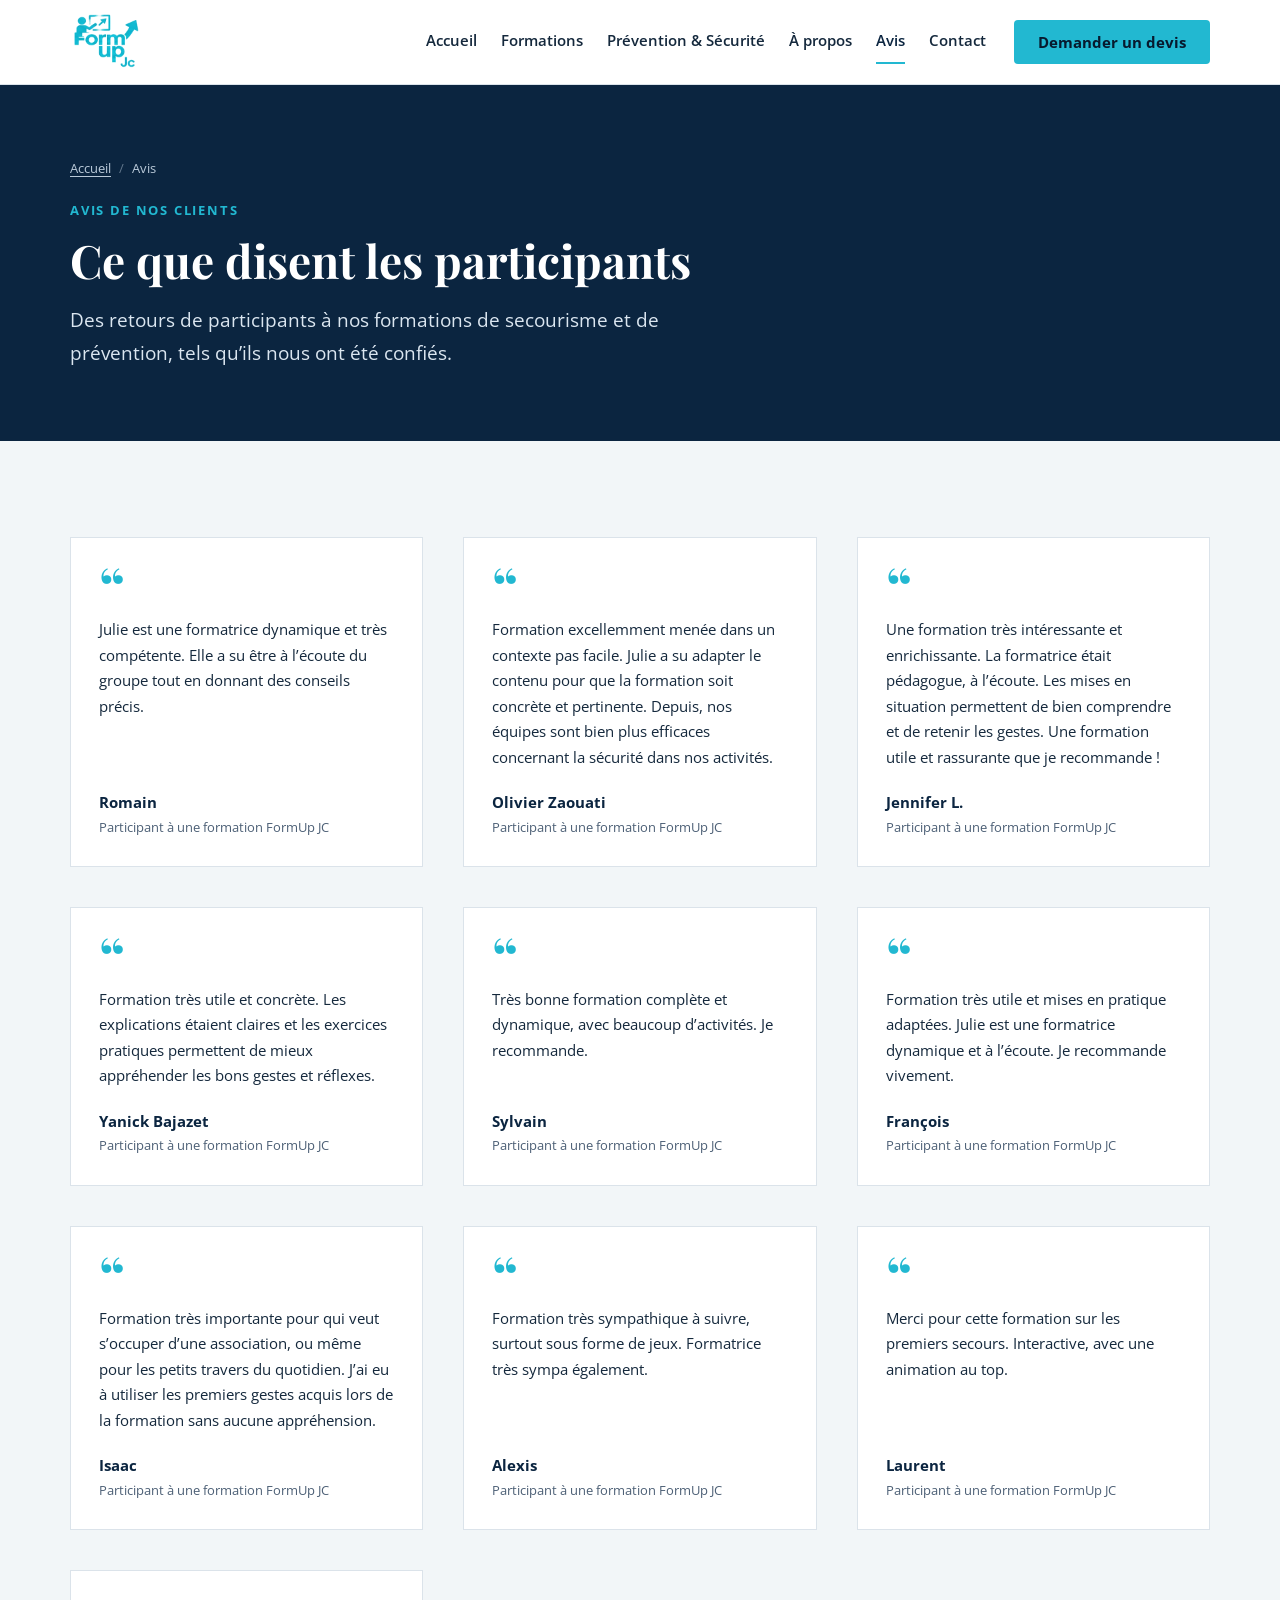
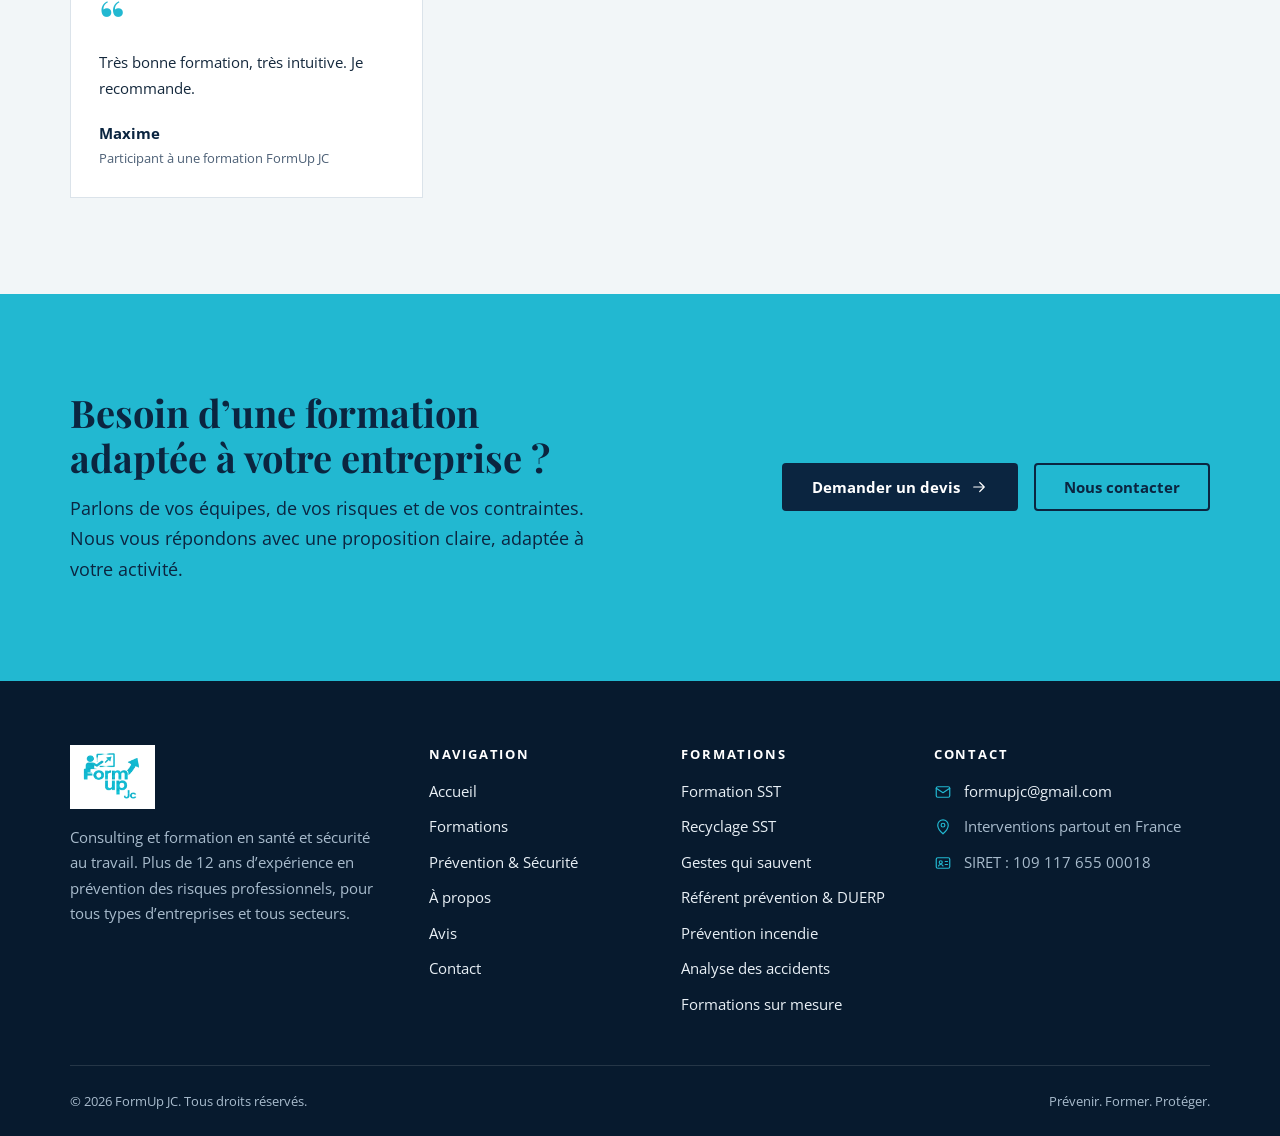
<file: avis.html>
<!doctype html>
<html lang="fr">
<head>
<meta charset="utf-8">
<meta name="viewport" content="width=device-width, initial-scale=1">
<title>Avis clients — formations SST et prévention | FormUp JC</title>
<meta name="description" content="Lisez les avis des participants aux formations FormUp JC : SST, gestes qui sauvent, prévention. Pédagogie, mises en situation concrètes et formatrice à l’écoute.">
<meta name="theme-color" content="#0b2540">
<link rel="canonical" href="https://www.formupjc.com/avis.html">
<meta property="og:type" content="website">
<meta property="og:locale" content="fr_FR">
<meta property="og:site_name" content="FormUp JC">
<meta property="og:title" content="Avis clients — formations SST et prévention | FormUp JC">
<meta property="og:description" content="Lisez les avis des participants aux formations FormUp JC : SST, gestes qui sauvent, prévention. Pédagogie, mises en situation concrètes et formatrice à l’écoute.">
<meta property="og:url" content="https://www.formupjc.com/avis.html">
<meta property="og:image" content="https://www.formupjc.com/assets/images/og-formupjc.jpg">
<meta name="twitter:card" content="summary_large_image">
<link rel="icon" type="image/png" sizes="32x32" href="favicon-32.png">
<link rel="apple-touch-icon" href="favicon.png">
<link rel="preload" href="assets/fonts/opensans.woff2" as="font" type="font/woff2" crossorigin>
<link rel="preload" href="assets/fonts/playfairdisplay.woff2" as="font" type="font/woff2" crossorigin>
<script>document.documentElement.classList.add("js")</script>
<link rel="stylesheet" href="css/style.css">
</head>
<body>
<svg width="0" height="0" style="position:absolute" aria-hidden="true" focusable="false"><defs><symbol id="i-arrow" viewBox="0 0 24 24"><path d="M5 12h14M13 6l6 6-6 6"/></symbol><symbol id="i-check" viewBox="0 0 24 24"><path d="M5 12.5l4.5 4.5L19 7.5"/></symbol><symbol id="i-heart" viewBox="0 0 24 24"><path d="M20.8 5.6a5 5 0 0 0-7.1 0L12 7.3l-1.7-1.7a5 5 0 0 0-7.1 7.1L12 21l8.8-8.3a5 5 0 0 0 0-7.1z"/><path d="M7 12h2.5l1.5-3 2 6 1.5-3H17"/></symbol><symbol id="i-kit" viewBox="0 0 24 24"><rect x="3" y="7" width="18" height="13" rx="2"/><path d="M9 7V5a1 1 0 0 1 1-1h4a1 1 0 0 1 1 1v2M12 11v5M9.5 13.5h5"/></symbol><symbol id="i-flame" viewBox="0 0 24 24"><path d="M12 3c1 3.5 5 5.5 5 10a5 5 0 0 1-10 0c0-2 1-3 2-4 .5 1.5 1 2 2 2 0-3-1-5 1-8z"/></symbol><symbol id="i-doc" viewBox="0 0 24 24"><path d="M7 3h7l4 4v14H7z M14 3v4h4M9.5 12h5M9.5 16h5"/></symbol><symbol id="i-users" viewBox="0 0 24 24"><circle cx="9" cy="8" r="3"/><path d="M3 20c0-3.3 2.7-6 6-6s6 2.7 6 6"/><circle cx="17" cy="9" r="2.5"/><path d="M17 14.5c2.5 0 4.5 2 4.5 4.5"/></symbol><symbol id="i-sliders" viewBox="0 0 24 24"><path d="M4 7h9M17 7h3M4 17h3M11 17h9"/><circle cx="15" cy="7" r="2"/><circle cx="9" cy="17" r="2"/></symbol><symbol id="i-shield" viewBox="0 0 24 24"><path d="M12 3l8 3v6c0 5-3.5 8-8 9-4.5-1-8-4-8-9V6z"/><path d="M8.5 12l2.5 2.5 4.5-5"/></symbol><symbol id="i-target" viewBox="0 0 24 24"><circle cx="12" cy="12" r="9"/><circle cx="12" cy="12" r="5"/><circle cx="12" cy="12" r="1"/></symbol><symbol id="i-calendar" viewBox="0 0 24 24"><rect x="3" y="5" width="18" height="16" rx="2"/><path d="M3 10h18M8 3v4M16 3v4"/></symbol><symbol id="i-award" viewBox="0 0 24 24"><circle cx="12" cy="9" r="6"/><path d="M8.5 14.5L7 21l5-3 5 3-1.5-6.5"/></symbol><symbol id="i-mail" viewBox="0 0 24 24"><rect x="3" y="5" width="18" height="14" rx="2"/><path d="M3 7l9 6 9-6"/></symbol><symbol id="i-pin" viewBox="0 0 24 24"><path d="M12 21s7-6.2 7-11.5A7 7 0 0 0 5 9.5C5 14.8 12 21 12 21z"/><circle cx="12" cy="9.5" r="2.5"/></symbol><symbol id="i-id" viewBox="0 0 24 24"><rect x="3" y="5" width="18" height="14" rx="2"/><circle cx="9" cy="11" r="2"/><path d="M6 16c.5-1.5 1.7-2 3-2s2.5.5 3 2M15 10h3M15 14h3"/></symbol></defs></svg>
<a class="skip-link" href="#main">Aller au contenu</a>
<header class="site-header">
  <div class="wrap site-header__inner">
    <a class="brand" href="index.html" aria-label="FormUp JC — accueil"><img src="assets/images/logo.webp" alt="FormUp JC" width="225" height="180"></a>
    <button class="menu-toggle" type="button" aria-expanded="false" aria-controls="site-nav" aria-label="Ouvrir le menu"><span></span><span></span><span></span></button>
    <nav class="nav" id="site-nav" aria-label="Navigation principale">
      <ul class="nav__list"><li><a class="nav__link" href="index.html">Accueil</a></li><li><a class="nav__link" href="formations.html">Formations</a></li><li><a class="nav__link" href="prevention-securite.html">Prévention &amp; Sécurité</a></li><li><a class="nav__link" href="a-propos.html">À propos</a></li><li><a class="nav__link" href="avis.html" aria-current="page">Avis</a></li><li><a class="nav__link" href="contact.html">Contact</a></li></ul>
      <a class="btn btn--primary btn--sm" href="contact.html#devis">Demander un devis</a>
    </nav>
  </div>
</header>
<main id="main">
<section class="strip strip--navy page-hero"><div class="wrap"><nav aria-label="Fil d’Ariane"><ol class="breadcrumb"><li><a href="index.html">Accueil</a></li><li aria-current="page">Avis</li></ol></nav><p class="eyebrow">Avis de nos clients</p><h1>Ce que disent les participants</h1><p>Des retours de participants à nos formations de secourisme et de prévention, tels qu’ils nous ont été confiés.</p></div></section><section class="strip strip--light"><div class="wrap"><ul class="cols cols-3"><li class="box review reveal"><blockquote><p>Julie est une formatrice dynamique et très compétente. Elle a su être à l’écoute du groupe tout en donnant des conseils précis.</p></blockquote><footer>Romain<span>Participant à une formation FormUp JC</span></footer></li><li class="box review reveal"><blockquote><p>Formation excellemment menée dans un contexte pas facile. Julie a su adapter le contenu pour que la formation soit concrète et pertinente. Depuis, nos équipes sont bien plus efficaces concernant la sécurité dans nos activités.</p></blockquote><footer>Olivier Zaouati<span>Participant à une formation FormUp JC</span></footer></li><li class="box review reveal"><blockquote><p>Une formation très intéressante et enrichissante. La formatrice était pédagogue, à l’écoute. Les mises en situation permettent de bien comprendre et de retenir les gestes. Une formation utile et rassurante que je recommande !</p></blockquote><footer>Jennifer L.<span>Participant à une formation FormUp JC</span></footer></li><li class="box review reveal"><blockquote><p>Formation très utile et concrète. Les explications étaient claires et les exercices pratiques permettent de mieux appréhender les bons gestes et réflexes.</p></blockquote><footer>Yanick Bajazet<span>Participant à une formation FormUp JC</span></footer></li><li class="box review reveal"><blockquote><p>Très bonne formation complète et dynamique, avec beaucoup d’activités. Je recommande.</p></blockquote><footer>Sylvain<span>Participant à une formation FormUp JC</span></footer></li><li class="box review reveal"><blockquote><p>Formation très utile et mises en pratique adaptées. Julie est une formatrice dynamique et à l’écoute. Je recommande vivement.</p></blockquote><footer>François<span>Participant à une formation FormUp JC</span></footer></li><li class="box review reveal"><blockquote><p>Formation très importante pour qui veut s’occuper d’une association, ou même pour les petits travers du quotidien. J’ai eu à utiliser les premiers gestes acquis lors de la formation sans aucune appréhension.</p></blockquote><footer>Isaac<span>Participant à une formation FormUp JC</span></footer></li><li class="box review reveal"><blockquote><p>Formation très sympathique à suivre, surtout sous forme de jeux. Formatrice très sympa également.</p></blockquote><footer>Alexis<span>Participant à une formation FormUp JC</span></footer></li><li class="box review reveal"><blockquote><p>Merci pour cette formation sur les premiers secours. Interactive, avec une animation au top.</p></blockquote><footer>Laurent<span>Participant à une formation FormUp JC</span></footer></li><li class="box review reveal"><blockquote><p>Très bonne formation, très intuitive. Je recommande.</p></blockquote><footer>Maxime<span>Participant à une formation FormUp JC</span></footer></li></ul></div></section>
<section class="strip strip--cyan cta" aria-labelledby="cta-title"><div class="wrap cols cols-2 cols--center reveal">
  <div><h2 id="cta-title">Besoin d’une formation adaptée à votre entreprise ?</h2><p>Parlons de vos équipes, de vos risques et de vos contraintes. Nous vous répondons avec une proposition claire, adaptée à votre activité.</p></div>
  <div class="btn-row" style="justify-content:flex-end"><a class="btn btn--primary" href="contact.html#devis">Demander un devis <svg class="icon icon--sm" aria-hidden="true" focusable="false"><use href="#i-arrow"/></svg></a><a class="btn btn--outline" href="contact.html">Nous contacter</a></div>
</div></section>
</main>
<footer class="site-footer">
  <div class="wrap">
    <div class="cols footer-cols">
      <div class="footer-brand">
        <img src="assets/images/logo.webp" alt="FormUp JC" width="225" height="180" loading="lazy">
        <p>Consulting et formation en santé et sécurité au travail. Plus de 12 ans d’expérience en prévention des risques professionnels, pour tous types d’entreprises et tous secteurs.</p>
      </div>
      <div><h2>Navigation</h2><ul class="footer-list"><li><a href="index.html">Accueil</a></li><li><a href="formations.html">Formations</a></li><li><a href="prevention-securite.html">Prévention &amp; Sécurité</a></li><li><a href="a-propos.html">À propos</a></li><li><a href="avis.html">Avis</a></li><li><a href="contact.html">Contact</a></li></ul></div>
      <div><h2>Formations</h2><ul class="footer-list">
        <li><a href="formations.html#sst">Formation SST</a></li>
        <li><a href="formations.html#recyclage-sst">Recyclage SST</a></li>
        <li><a href="formations.html#gestes-qui-sauvent">Gestes qui sauvent</a></li>
        <li><a href="formations.html#referent-prevention">Référent prévention &amp; DUERP</a></li>
        <li><a href="formations.html#incendie">Prévention incendie</a></li>
        <li><a href="formations.html#accidents-travail">Analyse des accidents</a></li>
        <li><a href="formations.html#sur-mesure">Formations sur mesure</a></li></ul></div>
      <div><h2>Contact</h2><ul class="footer-list footer-contact">
        <li><svg class="icon icon--sm" aria-hidden="true" focusable="false"><use href="#i-mail"/></svg><a href="mailto:formupjc@gmail.com">formupjc@gmail.com</a></li>
        <li><svg class="icon icon--sm" aria-hidden="true" focusable="false"><use href="#i-pin"/></svg><span>Interventions partout en France</span></li>
        <li><svg class="icon icon--sm" aria-hidden="true" focusable="false"><use href="#i-id"/></svg><span>SIRET : 109 117 655 00018</span></li></ul></div>
    </div>
    <div class="footer-bottom"><span>© 2026 FormUp JC. Tous droits réservés.</span><span>Prévenir. Former. Protéger.</span></div>
  </div>
</footer>
<script src="js/main.js" defer></script>
</body>
</html>
</file>
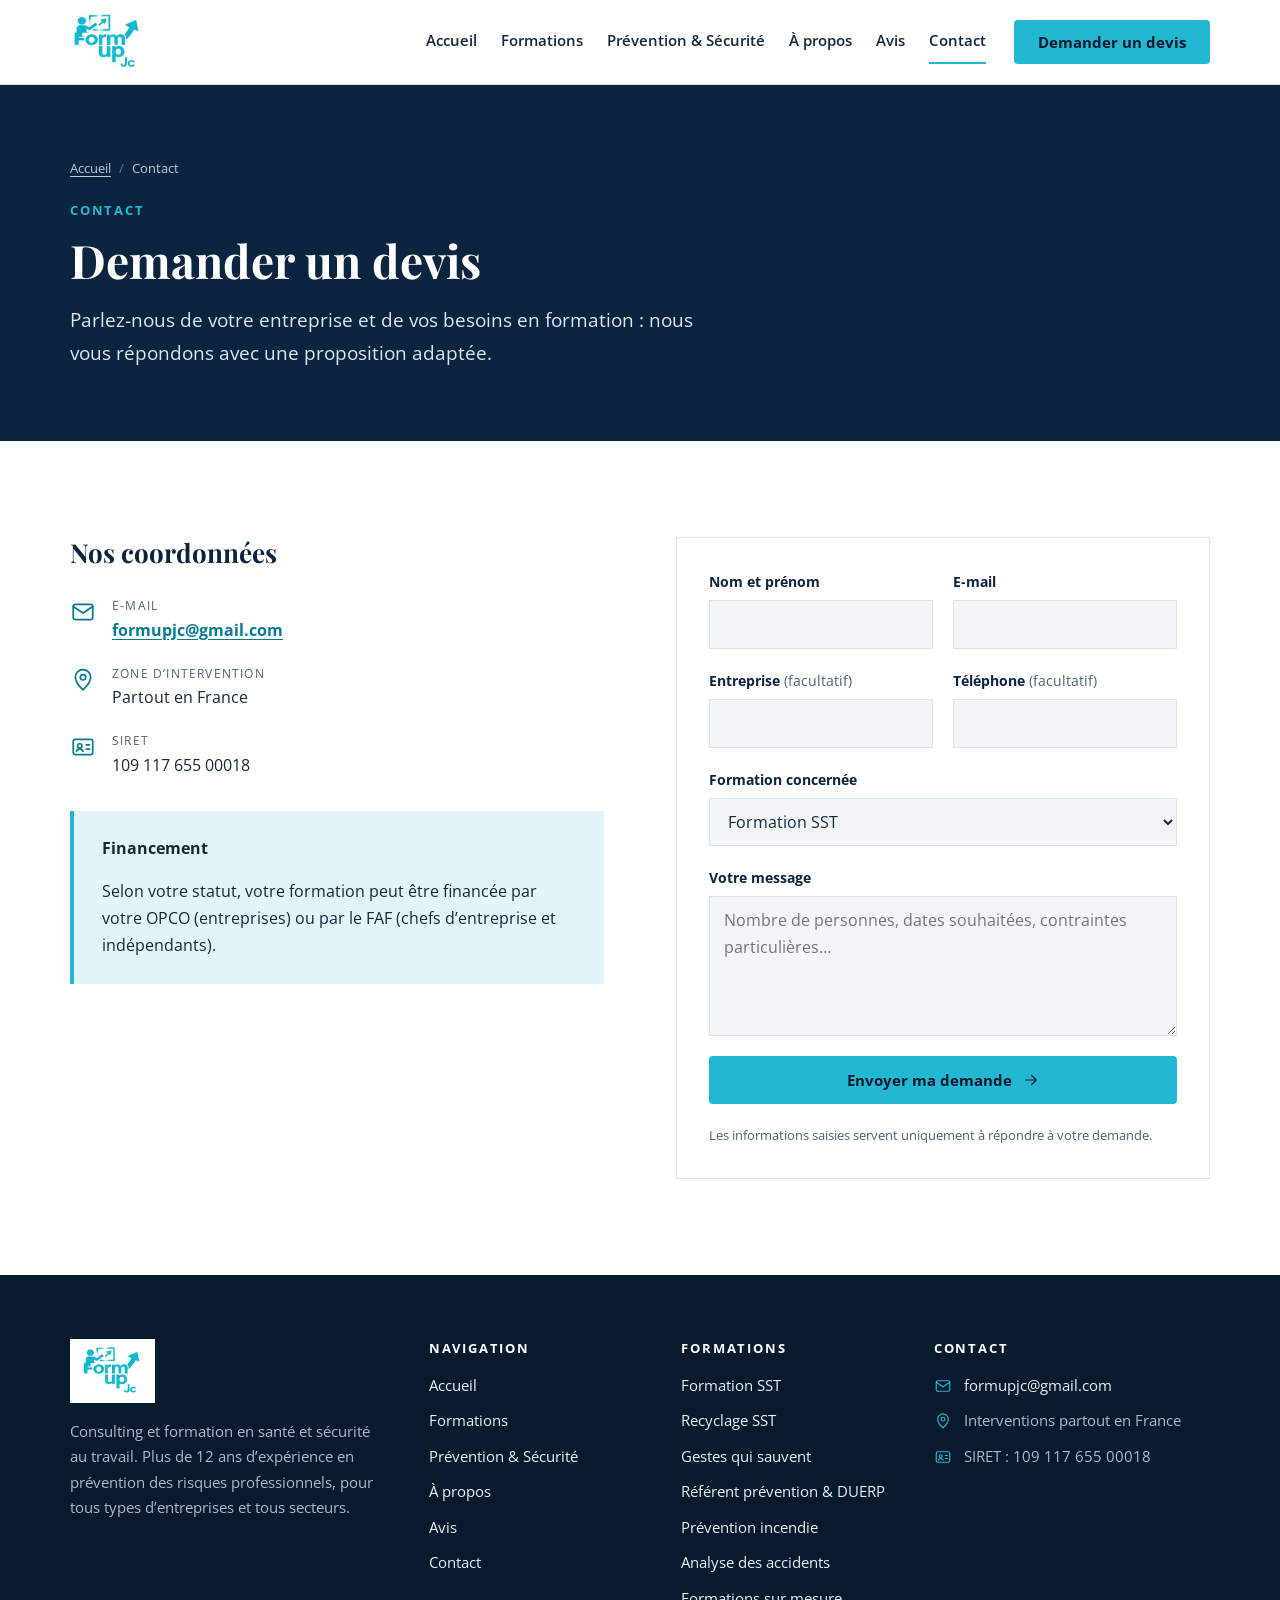
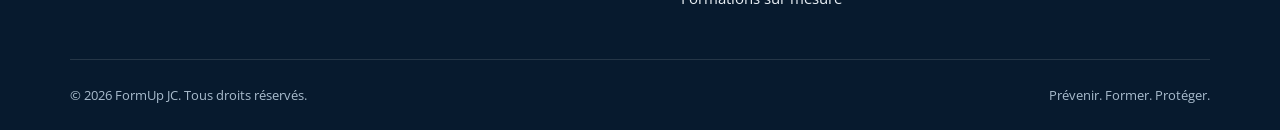
<file: contact.html>
<!doctype html>
<html lang="fr">
<head>
<meta charset="utf-8">
<meta name="viewport" content="width=device-width, initial-scale=1">
<title>Contact et demande de devis formation | FormUp JC</title>
<meta name="description" content="Contactez FormUp JC pour une demande de devis : formation SST, DUERP, prévention incendie ou formation sur mesure. Interventions en entreprise partout en France.">
<meta name="theme-color" content="#0b2540">
<link rel="canonical" href="https://www.formupjc.com/contact.html">
<meta property="og:type" content="website">
<meta property="og:locale" content="fr_FR">
<meta property="og:site_name" content="FormUp JC">
<meta property="og:title" content="Contact et demande de devis formation | FormUp JC">
<meta property="og:description" content="Contactez FormUp JC pour une demande de devis : formation SST, DUERP, prévention incendie ou formation sur mesure. Interventions en entreprise partout en France.">
<meta property="og:url" content="https://www.formupjc.com/contact.html">
<meta property="og:image" content="https://www.formupjc.com/assets/images/og-formupjc.jpg">
<meta name="twitter:card" content="summary_large_image">
<link rel="icon" type="image/png" sizes="32x32" href="favicon-32.png">
<link rel="apple-touch-icon" href="favicon.png">
<link rel="preload" href="assets/fonts/opensans.woff2" as="font" type="font/woff2" crossorigin>
<link rel="preload" href="assets/fonts/playfairdisplay.woff2" as="font" type="font/woff2" crossorigin>
<script>document.documentElement.classList.add("js")</script>
<link rel="stylesheet" href="css/style.css">
</head>
<body>
<svg width="0" height="0" style="position:absolute" aria-hidden="true" focusable="false"><defs><symbol id="i-arrow" viewBox="0 0 24 24"><path d="M5 12h14M13 6l6 6-6 6"/></symbol><symbol id="i-check" viewBox="0 0 24 24"><path d="M5 12.5l4.5 4.5L19 7.5"/></symbol><symbol id="i-heart" viewBox="0 0 24 24"><path d="M20.8 5.6a5 5 0 0 0-7.1 0L12 7.3l-1.7-1.7a5 5 0 0 0-7.1 7.1L12 21l8.8-8.3a5 5 0 0 0 0-7.1z"/><path d="M7 12h2.5l1.5-3 2 6 1.5-3H17"/></symbol><symbol id="i-kit" viewBox="0 0 24 24"><rect x="3" y="7" width="18" height="13" rx="2"/><path d="M9 7V5a1 1 0 0 1 1-1h4a1 1 0 0 1 1 1v2M12 11v5M9.5 13.5h5"/></symbol><symbol id="i-flame" viewBox="0 0 24 24"><path d="M12 3c1 3.5 5 5.5 5 10a5 5 0 0 1-10 0c0-2 1-3 2-4 .5 1.5 1 2 2 2 0-3-1-5 1-8z"/></symbol><symbol id="i-doc" viewBox="0 0 24 24"><path d="M7 3h7l4 4v14H7z M14 3v4h4M9.5 12h5M9.5 16h5"/></symbol><symbol id="i-users" viewBox="0 0 24 24"><circle cx="9" cy="8" r="3"/><path d="M3 20c0-3.3 2.7-6 6-6s6 2.7 6 6"/><circle cx="17" cy="9" r="2.5"/><path d="M17 14.5c2.5 0 4.5 2 4.5 4.5"/></symbol><symbol id="i-sliders" viewBox="0 0 24 24"><path d="M4 7h9M17 7h3M4 17h3M11 17h9"/><circle cx="15" cy="7" r="2"/><circle cx="9" cy="17" r="2"/></symbol><symbol id="i-shield" viewBox="0 0 24 24"><path d="M12 3l8 3v6c0 5-3.5 8-8 9-4.5-1-8-4-8-9V6z"/><path d="M8.5 12l2.5 2.5 4.5-5"/></symbol><symbol id="i-target" viewBox="0 0 24 24"><circle cx="12" cy="12" r="9"/><circle cx="12" cy="12" r="5"/><circle cx="12" cy="12" r="1"/></symbol><symbol id="i-calendar" viewBox="0 0 24 24"><rect x="3" y="5" width="18" height="16" rx="2"/><path d="M3 10h18M8 3v4M16 3v4"/></symbol><symbol id="i-award" viewBox="0 0 24 24"><circle cx="12" cy="9" r="6"/><path d="M8.5 14.5L7 21l5-3 5 3-1.5-6.5"/></symbol><symbol id="i-mail" viewBox="0 0 24 24"><rect x="3" y="5" width="18" height="14" rx="2"/><path d="M3 7l9 6 9-6"/></symbol><symbol id="i-pin" viewBox="0 0 24 24"><path d="M12 21s7-6.2 7-11.5A7 7 0 0 0 5 9.5C5 14.8 12 21 12 21z"/><circle cx="12" cy="9.5" r="2.5"/></symbol><symbol id="i-id" viewBox="0 0 24 24"><rect x="3" y="5" width="18" height="14" rx="2"/><circle cx="9" cy="11" r="2"/><path d="M6 16c.5-1.5 1.7-2 3-2s2.5.5 3 2M15 10h3M15 14h3"/></symbol></defs></svg>
<a class="skip-link" href="#main">Aller au contenu</a>
<header class="site-header">
  <div class="wrap site-header__inner">
    <a class="brand" href="index.html" aria-label="FormUp JC — accueil"><img src="assets/images/logo.webp" alt="FormUp JC" width="225" height="180"></a>
    <button class="menu-toggle" type="button" aria-expanded="false" aria-controls="site-nav" aria-label="Ouvrir le menu"><span></span><span></span><span></span></button>
    <nav class="nav" id="site-nav" aria-label="Navigation principale">
      <ul class="nav__list"><li><a class="nav__link" href="index.html">Accueil</a></li><li><a class="nav__link" href="formations.html">Formations</a></li><li><a class="nav__link" href="prevention-securite.html">Prévention &amp; Sécurité</a></li><li><a class="nav__link" href="a-propos.html">À propos</a></li><li><a class="nav__link" href="avis.html">Avis</a></li><li><a class="nav__link" href="contact.html" aria-current="page">Contact</a></li></ul>
      <a class="btn btn--primary btn--sm" href="contact.html#devis">Demander un devis</a>
    </nav>
  </div>
</header>
<main id="main">
<section class="strip strip--navy page-hero"><div class="wrap"><nav aria-label="Fil d’Ariane"><ol class="breadcrumb"><li><a href="index.html">Accueil</a></li><li aria-current="page">Contact</li></ol></nav><p class="eyebrow">Contact</p><h1>Demander un devis</h1><p>Parlez-nous de votre entreprise et de vos besoins en formation : nous vous répondons avec une proposition adaptée.</p></div></section>
<section class="strip"><div class="wrap cols cols-2 cols--start cols--wide">
  <div class="reveal"><h2 style="font-size:26px">Nos coordonnées</h2><ul class="contact__list">
  <li><svg class="icon" aria-hidden="true" focusable="false"><use href="#i-mail"/></svg><div><small>E-mail</small><a href="mailto:formupjc@gmail.com">formupjc@gmail.com</a></div></li>
  <li><svg class="icon" aria-hidden="true" focusable="false"><use href="#i-pin"/></svg><div><small>Zone d’intervention</small>Partout en France</div></li>
  <li><svg class="icon" aria-hidden="true" focusable="false"><use href="#i-id"/></svg><div><small>SIRET</small>109 117 655 00018</div></li></ul>
    <div class="note" style="margin-top:32px"><p><strong>Financement</strong></p><p>Selon votre statut, votre formation peut être financée par votre OPCO (entreprises) ou par le FAF (chefs d’entreprise et indépendants).</p></div></div>
  <div class="reveal" id="devis"><form class="form" id="f-contact" data-contact-form data-mailto="formupjc@gmail.com" novalidate>
  <div class="form__row">
    <div class="field"><label for="f-contact-name">Nom et prénom</label>
      <input id="f-contact-name" name="name" type="text" autocomplete="name" required data-validate="name" aria-describedby="f-contact-name-err" aria-invalid="false">
      <p class="field__error" id="f-contact-name-err" aria-live="polite"></p></div>
    <div class="field"><label for="f-contact-email">E-mail</label>
      <input id="f-contact-email" name="email" type="email" autocomplete="email" inputmode="email" required data-validate="email" aria-describedby="f-contact-email-err" aria-invalid="false">
      <p class="field__error" id="f-contact-email-err" aria-live="polite"></p></div>
  </div>
  <div class="form__row">
    <div class="field"><label for="f-contact-company">Entreprise <span class="opt">(facultatif)</span></label>
      <input id="f-contact-company" name="company" type="text" autocomplete="organization"></div>
    <div class="field"><label for="f-contact-phone">Téléphone <span class="opt">(facultatif)</span></label>
      <input id="f-contact-phone" name="phone" type="tel" autocomplete="tel" inputmode="tel" data-validate="phone" aria-describedby="f-contact-phone-err" aria-invalid="false">
      <p class="field__error" id="f-contact-phone-err" aria-live="polite"></p></div>
  </div>
  <div class="field"><label for="f-contact-subject">Formation concernée</label><select id="f-contact-subject" name="subject"><option>Formation SST</option><option>Recyclage SST</option><option>Sensibilisation Gestes qui sauvent</option><option>Référent en prévention / DUERP</option><option>Prévention incendie</option><option>Analyse des accidents du travail</option><option>Formation sur mesure / Safety Day</option><option>Autre demande</option></select></div>
  <div class="field"><label for="f-contact-message">Votre message</label>
    <textarea id="f-contact-message" name="message" required data-validate="message" aria-describedby="f-contact-message-err" aria-invalid="false" placeholder="Nombre de personnes, dates souhaitées, contraintes particulières…"></textarea>
    <p class="field__error" id="f-contact-message-err" aria-live="polite"></p></div>
  <input class="form__hp" type="text" name="website" tabindex="-1" autocomplete="off" aria-hidden="true">
  <p class="form__status" role="status"></p>
  <button class="btn btn--primary" type="submit">Envoyer ma demande <svg class="icon icon--sm" aria-hidden="true" focusable="false"><use href="#i-arrow"/></svg></button>
  <p class="form__legal">Les informations saisies servent uniquement à répondre à votre demande.</p>
</form></div>
</div></section>
<script>
  (function(){var f=new URLSearchParams(location.search).get("formation");if(!f)return;
  var m={"sst":"Formation SST","recyclage-sst":"Recyclage SST","gestes-qui-sauvent":"Sensibilisation Gestes qui sauvent","referent-prevention":"Référent en prévention / DUERP","incendie":"Prévention incendie","accidents-travail":"Analyse des accidents du travail","sur-mesure":"Formation sur mesure / Safety Day"};
  var s=document.getElementById("f-contact-subject");if(s&&m[f])s.value=m[f];})();
</script>

</main>
<footer class="site-footer">
  <div class="wrap">
    <div class="cols footer-cols">
      <div class="footer-brand">
        <img src="assets/images/logo.webp" alt="FormUp JC" width="225" height="180" loading="lazy">
        <p>Consulting et formation en santé et sécurité au travail. Plus de 12 ans d’expérience en prévention des risques professionnels, pour tous types d’entreprises et tous secteurs.</p>
      </div>
      <div><h2>Navigation</h2><ul class="footer-list"><li><a href="index.html">Accueil</a></li><li><a href="formations.html">Formations</a></li><li><a href="prevention-securite.html">Prévention &amp; Sécurité</a></li><li><a href="a-propos.html">À propos</a></li><li><a href="avis.html">Avis</a></li><li><a href="contact.html">Contact</a></li></ul></div>
      <div><h2>Formations</h2><ul class="footer-list">
        <li><a href="formations.html#sst">Formation SST</a></li>
        <li><a href="formations.html#recyclage-sst">Recyclage SST</a></li>
        <li><a href="formations.html#gestes-qui-sauvent">Gestes qui sauvent</a></li>
        <li><a href="formations.html#referent-prevention">Référent prévention &amp; DUERP</a></li>
        <li><a href="formations.html#incendie">Prévention incendie</a></li>
        <li><a href="formations.html#accidents-travail">Analyse des accidents</a></li>
        <li><a href="formations.html#sur-mesure">Formations sur mesure</a></li></ul></div>
      <div><h2>Contact</h2><ul class="footer-list footer-contact">
        <li><svg class="icon icon--sm" aria-hidden="true" focusable="false"><use href="#i-mail"/></svg><a href="mailto:formupjc@gmail.com">formupjc@gmail.com</a></li>
        <li><svg class="icon icon--sm" aria-hidden="true" focusable="false"><use href="#i-pin"/></svg><span>Interventions partout en France</span></li>
        <li><svg class="icon icon--sm" aria-hidden="true" focusable="false"><use href="#i-id"/></svg><span>SIRET : 109 117 655 00018</span></li></ul></div>
    </div>
    <div class="footer-bottom"><span>© 2026 FormUp JC. Tous droits réservés.</span><span>Prévenir. Former. Protéger.</span></div>
  </div>
</footer>
<script src="js/main.js" defer></script>
</body>
</html>
</file>
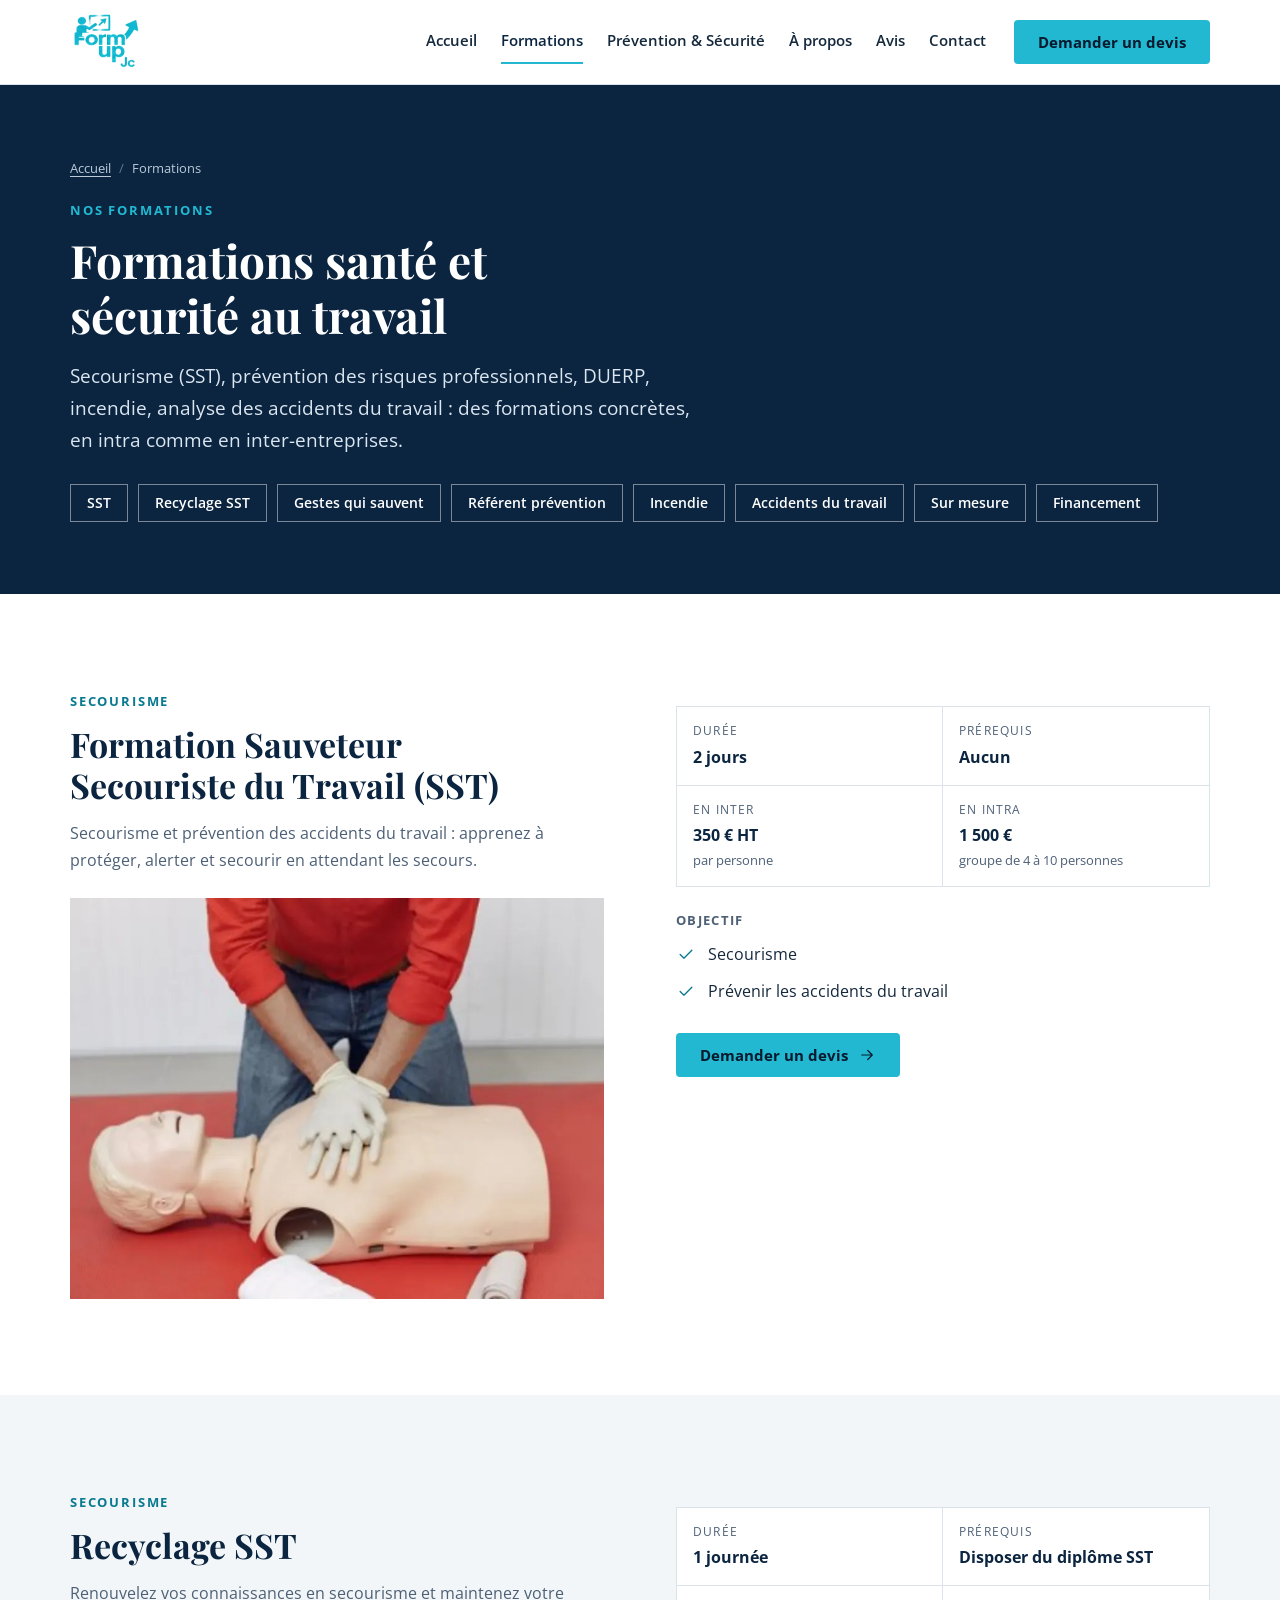
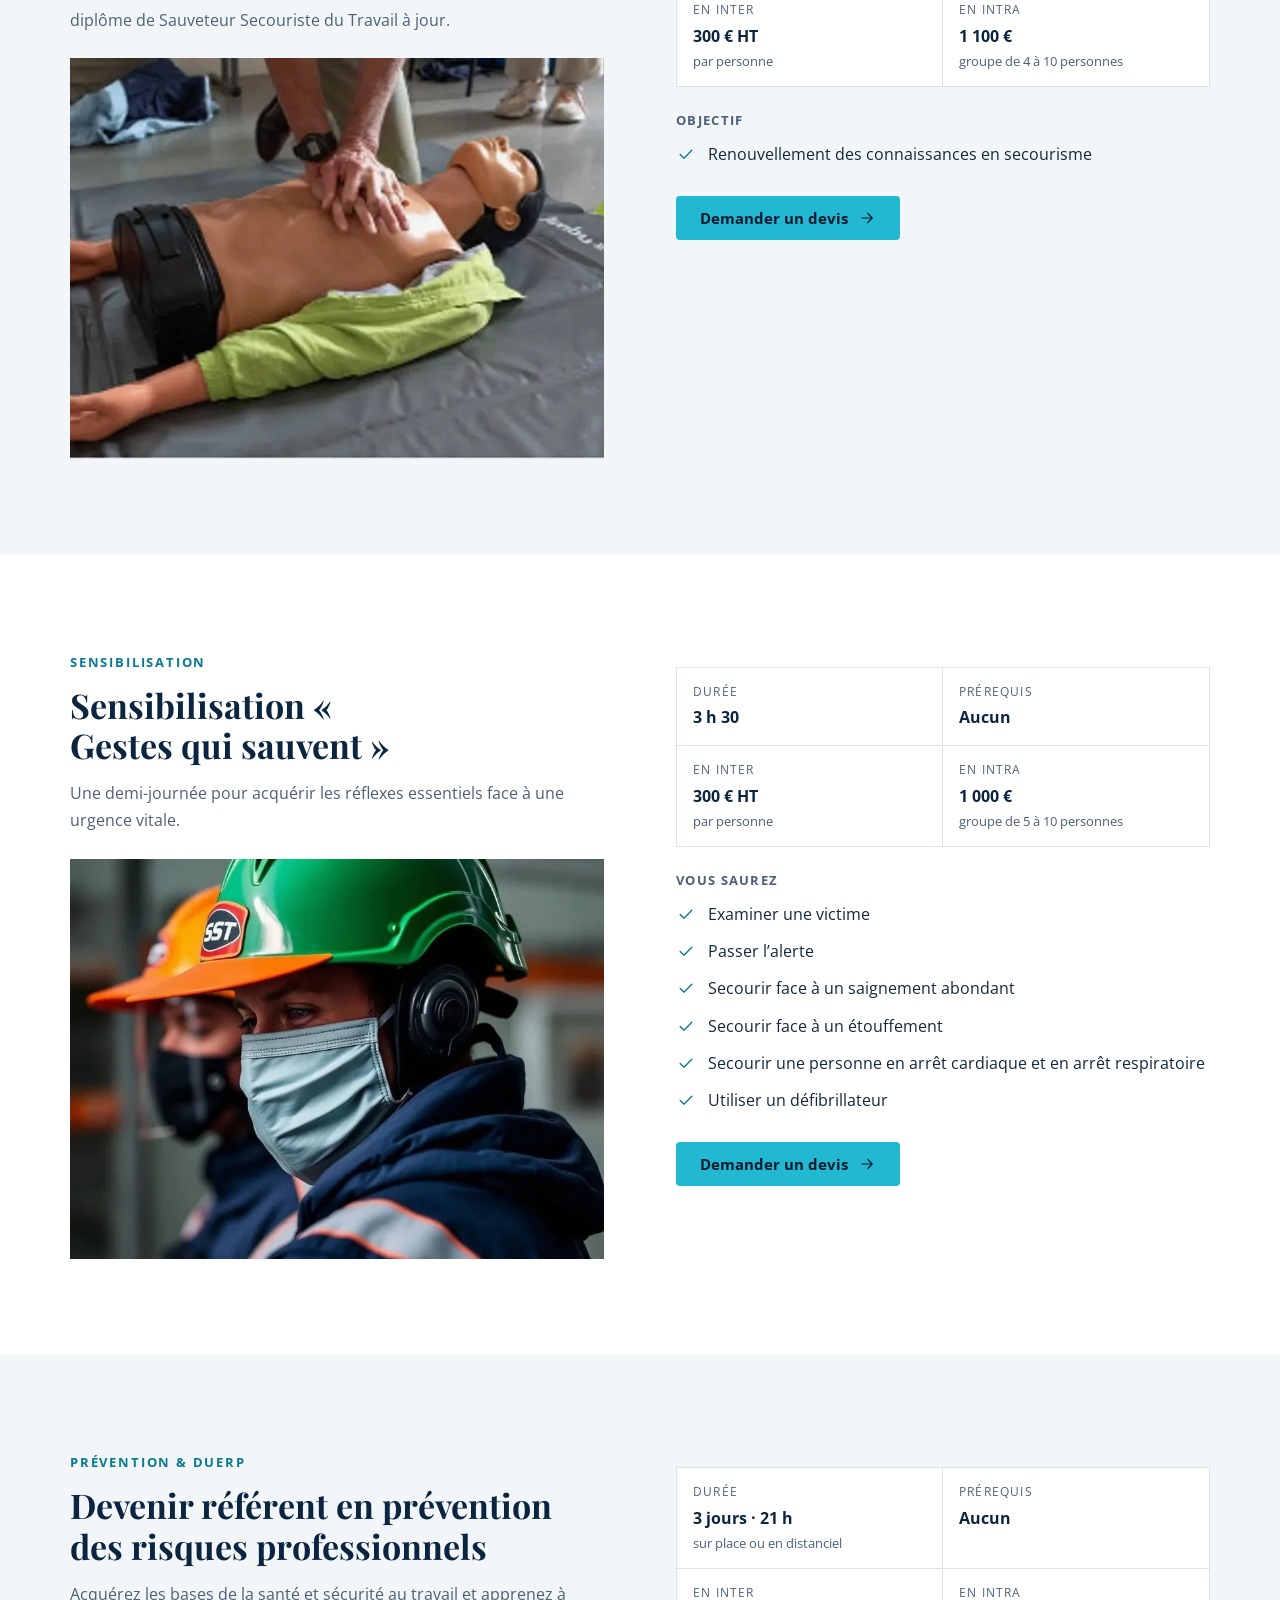
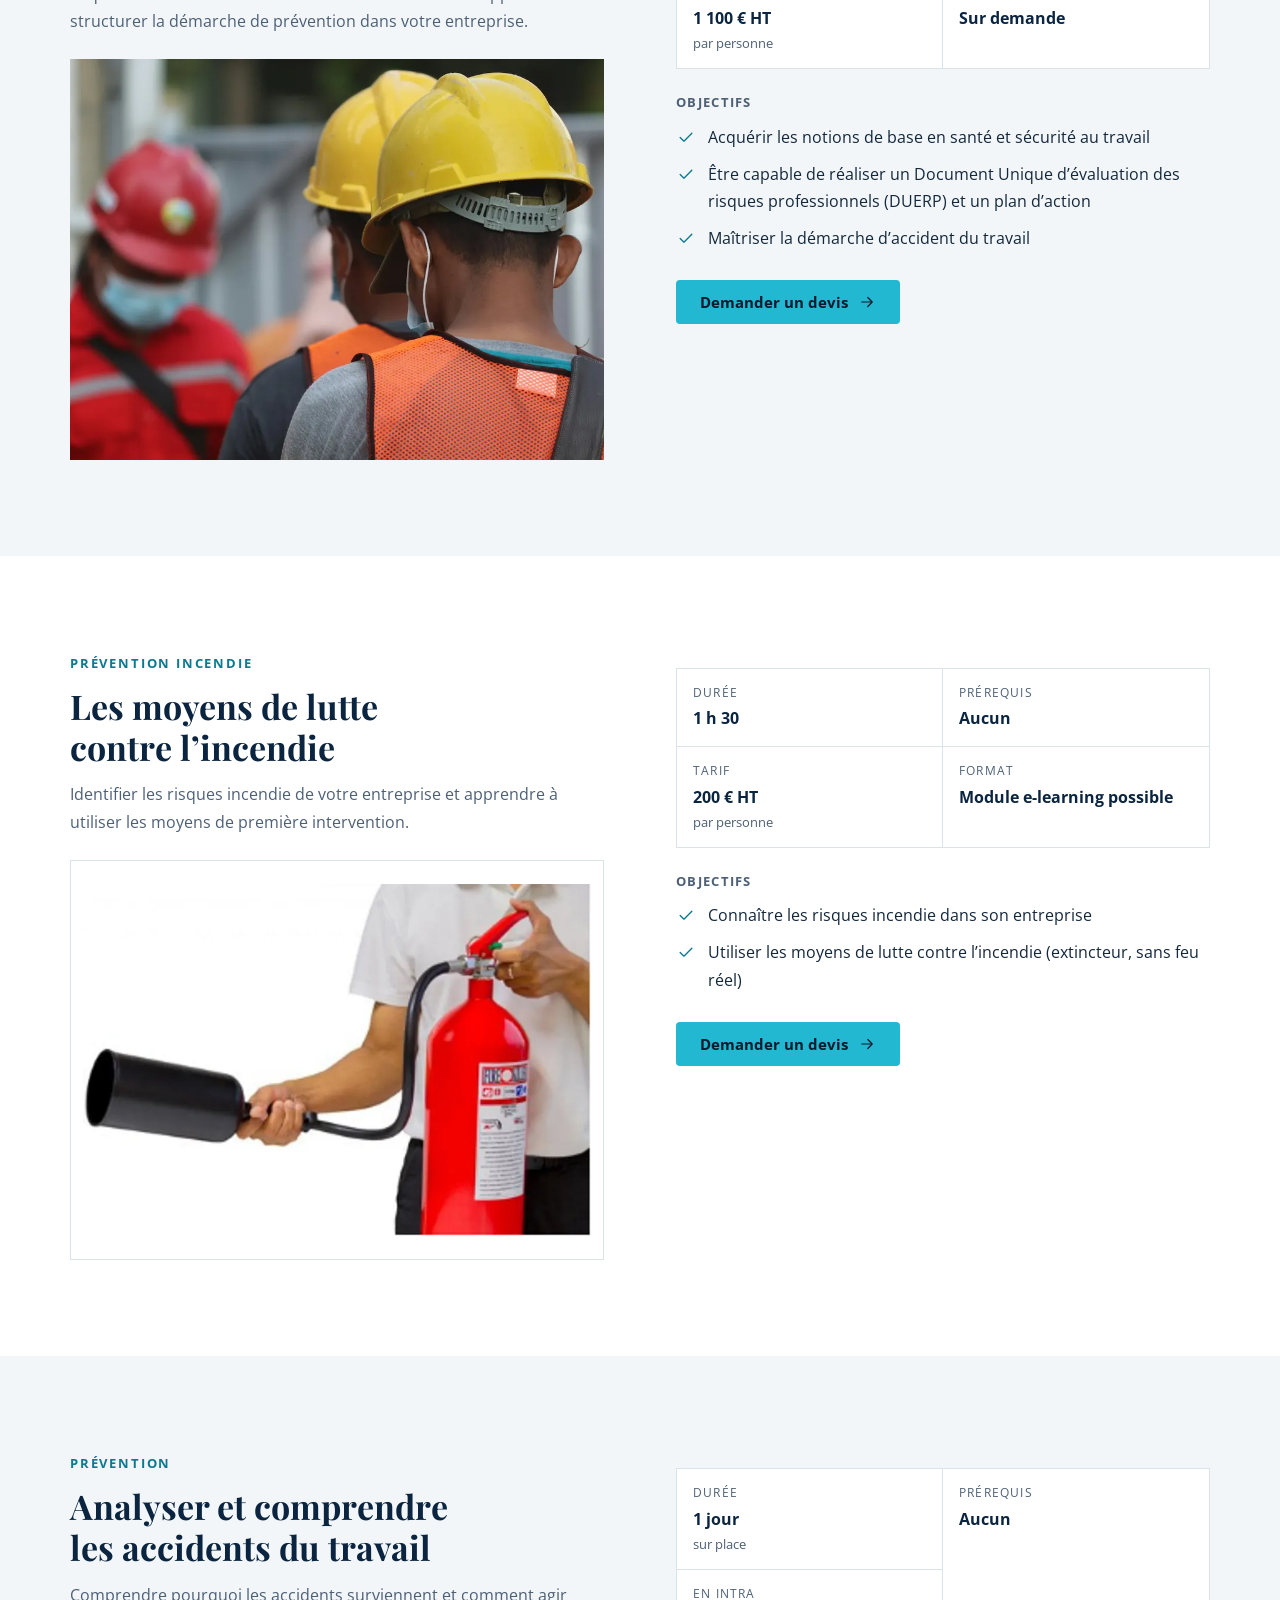
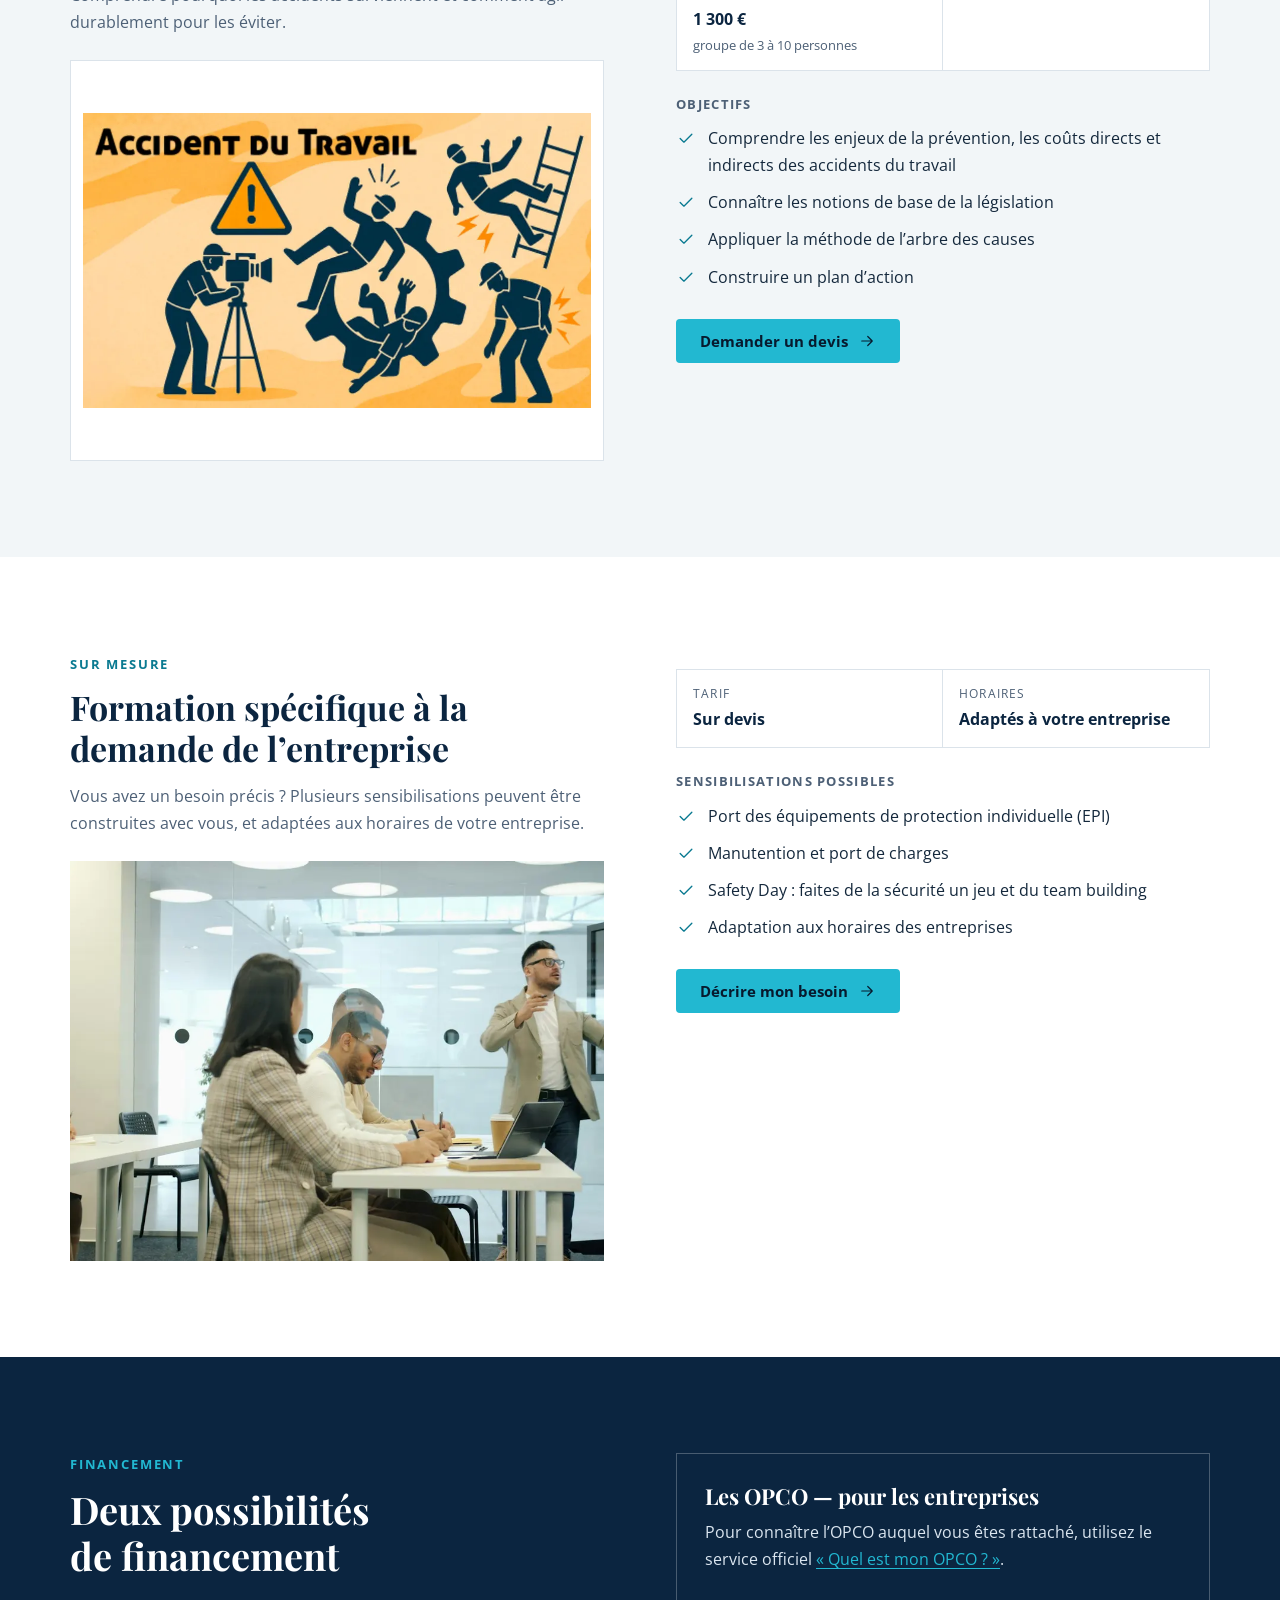
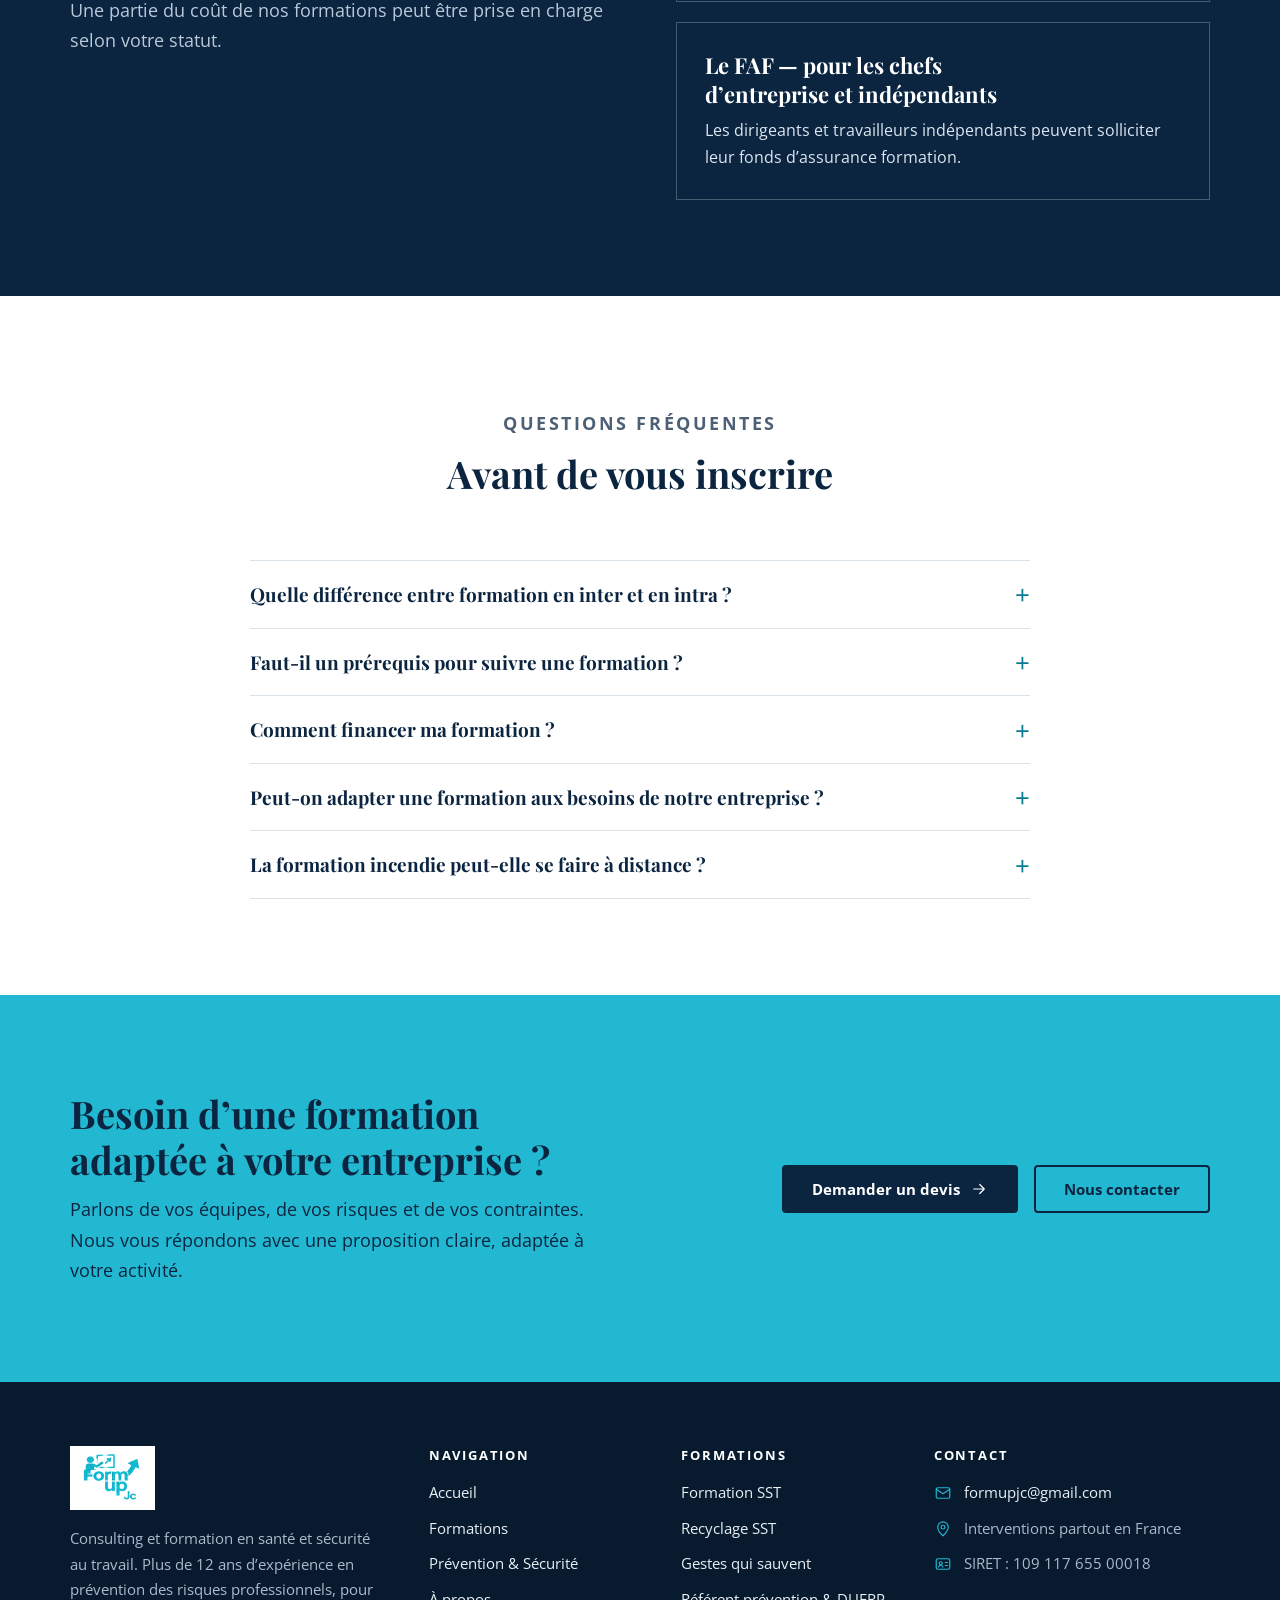
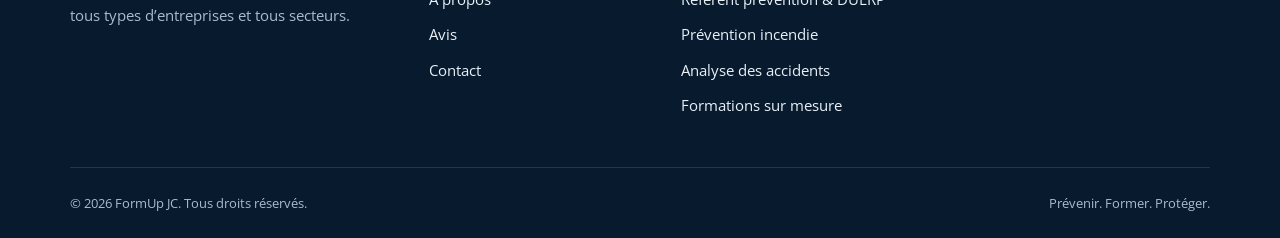
<file: formations.html>
<!doctype html>
<html lang="fr">
<head>
<meta charset="utf-8">
<meta name="viewport" content="width=device-width, initial-scale=1">
<title>Formations SST, DUERP, incendie et sécurité au travail | FormUp JC</title>
<meta name="description" content="Formation SST, recyclage SST, gestes qui sauvent, référent prévention et DUERP, prévention incendie, analyse des accidents du travail : programmes, durées et tarifs FormUp JC.">
<meta name="theme-color" content="#0b2540">
<link rel="canonical" href="https://www.formupjc.com/formations.html">
<meta property="og:type" content="website">
<meta property="og:locale" content="fr_FR">
<meta property="og:site_name" content="FormUp JC">
<meta property="og:title" content="Formations SST, DUERP, incendie et sécurité au travail | FormUp JC">
<meta property="og:description" content="Formation SST, recyclage SST, gestes qui sauvent, référent prévention et DUERP, prévention incendie, analyse des accidents du travail : programmes, durées et tarifs FormUp JC.">
<meta property="og:url" content="https://www.formupjc.com/formations.html">
<meta property="og:image" content="https://www.formupjc.com/assets/images/og-formupjc.jpg">
<meta name="twitter:card" content="summary_large_image">
<link rel="icon" type="image/png" sizes="32x32" href="favicon-32.png">
<link rel="apple-touch-icon" href="favicon.png">
<link rel="preload" href="assets/fonts/opensans.woff2" as="font" type="font/woff2" crossorigin>
<link rel="preload" href="assets/fonts/playfairdisplay.woff2" as="font" type="font/woff2" crossorigin>
<script>document.documentElement.classList.add("js")</script>
<link rel="stylesheet" href="css/style.css">
<script type="application/ld+json">{"@context": "https://schema.org", "@type": "FAQPage", "mainEntity": [{"@type": "Question", "name": "Quelle différence entre formation en inter et en intra ?", "acceptedAnswer": {"@type": "Answer", "text": "L’inter correspond à une inscription individuelle, tarifée par personne. L’intra est organisée pour votre groupe, avec un tarif global."}}, {"@type": "Question", "name": "Faut-il un prérequis pour suivre une formation ?", "acceptedAnswer": {"@type": "Answer", "text": "Aucun prérequis pour la plupart des formations. Seul le recyclage SST nécessite de disposer du diplôme SST."}}, {"@type": "Question", "name": "Comment financer ma formation ?", "acceptedAnswer": {"@type": "Answer", "text": "Les entreprises peuvent se rapprocher de leur OPCO, les chefs d’entreprise et indépendants de leur FAF."}}, {"@type": "Question", "name": "La formation incendie peut-elle se faire à distance ?", "acceptedAnswer": {"@type": "Answer", "text": "Un module en e-learning est possible pour la formation « Les moyens de lutte contre l’incendie »."}}]}</script>
</head>
<body>
<svg width="0" height="0" style="position:absolute" aria-hidden="true" focusable="false"><defs><symbol id="i-arrow" viewBox="0 0 24 24"><path d="M5 12h14M13 6l6 6-6 6"/></symbol><symbol id="i-check" viewBox="0 0 24 24"><path d="M5 12.5l4.5 4.5L19 7.5"/></symbol><symbol id="i-heart" viewBox="0 0 24 24"><path d="M20.8 5.6a5 5 0 0 0-7.1 0L12 7.3l-1.7-1.7a5 5 0 0 0-7.1 7.1L12 21l8.8-8.3a5 5 0 0 0 0-7.1z"/><path d="M7 12h2.5l1.5-3 2 6 1.5-3H17"/></symbol><symbol id="i-kit" viewBox="0 0 24 24"><rect x="3" y="7" width="18" height="13" rx="2"/><path d="M9 7V5a1 1 0 0 1 1-1h4a1 1 0 0 1 1 1v2M12 11v5M9.5 13.5h5"/></symbol><symbol id="i-flame" viewBox="0 0 24 24"><path d="M12 3c1 3.5 5 5.5 5 10a5 5 0 0 1-10 0c0-2 1-3 2-4 .5 1.5 1 2 2 2 0-3-1-5 1-8z"/></symbol><symbol id="i-doc" viewBox="0 0 24 24"><path d="M7 3h7l4 4v14H7z M14 3v4h4M9.5 12h5M9.5 16h5"/></symbol><symbol id="i-users" viewBox="0 0 24 24"><circle cx="9" cy="8" r="3"/><path d="M3 20c0-3.3 2.7-6 6-6s6 2.7 6 6"/><circle cx="17" cy="9" r="2.5"/><path d="M17 14.5c2.5 0 4.5 2 4.5 4.5"/></symbol><symbol id="i-sliders" viewBox="0 0 24 24"><path d="M4 7h9M17 7h3M4 17h3M11 17h9"/><circle cx="15" cy="7" r="2"/><circle cx="9" cy="17" r="2"/></symbol><symbol id="i-shield" viewBox="0 0 24 24"><path d="M12 3l8 3v6c0 5-3.5 8-8 9-4.5-1-8-4-8-9V6z"/><path d="M8.5 12l2.5 2.5 4.5-5"/></symbol><symbol id="i-target" viewBox="0 0 24 24"><circle cx="12" cy="12" r="9"/><circle cx="12" cy="12" r="5"/><circle cx="12" cy="12" r="1"/></symbol><symbol id="i-calendar" viewBox="0 0 24 24"><rect x="3" y="5" width="18" height="16" rx="2"/><path d="M3 10h18M8 3v4M16 3v4"/></symbol><symbol id="i-award" viewBox="0 0 24 24"><circle cx="12" cy="9" r="6"/><path d="M8.5 14.5L7 21l5-3 5 3-1.5-6.5"/></symbol><symbol id="i-mail" viewBox="0 0 24 24"><rect x="3" y="5" width="18" height="14" rx="2"/><path d="M3 7l9 6 9-6"/></symbol><symbol id="i-pin" viewBox="0 0 24 24"><path d="M12 21s7-6.2 7-11.5A7 7 0 0 0 5 9.5C5 14.8 12 21 12 21z"/><circle cx="12" cy="9.5" r="2.5"/></symbol><symbol id="i-id" viewBox="0 0 24 24"><rect x="3" y="5" width="18" height="14" rx="2"/><circle cx="9" cy="11" r="2"/><path d="M6 16c.5-1.5 1.7-2 3-2s2.5.5 3 2M15 10h3M15 14h3"/></symbol></defs></svg>
<a class="skip-link" href="#main">Aller au contenu</a>
<header class="site-header">
  <div class="wrap site-header__inner">
    <a class="brand" href="index.html" aria-label="FormUp JC — accueil"><img src="assets/images/logo.webp" alt="FormUp JC" width="225" height="180"></a>
    <button class="menu-toggle" type="button" aria-expanded="false" aria-controls="site-nav" aria-label="Ouvrir le menu"><span></span><span></span><span></span></button>
    <nav class="nav" id="site-nav" aria-label="Navigation principale">
      <ul class="nav__list"><li><a class="nav__link" href="index.html">Accueil</a></li><li><a class="nav__link" href="formations.html" aria-current="page">Formations</a></li><li><a class="nav__link" href="prevention-securite.html">Prévention &amp; Sécurité</a></li><li><a class="nav__link" href="a-propos.html">À propos</a></li><li><a class="nav__link" href="avis.html">Avis</a></li><li><a class="nav__link" href="contact.html">Contact</a></li></ul>
      <a class="btn btn--primary btn--sm" href="contact.html#devis">Demander un devis</a>
    </nav>
  </div>
</header>
<main id="main">
<section class="strip strip--navy page-hero"><div class="wrap"><nav aria-label="Fil d’Ariane"><ol class="breadcrumb"><li><a href="index.html">Accueil</a></li><li aria-current="page">Formations</li></ol></nav><p class="eyebrow">Nos formations</p><h1>Formations santé et sécurité au travail</h1><p>Secourisme (SST), prévention des risques professionnels, DUERP, incendie, analyse des accidents du travail : des formations concrètes, en intra comme en inter-entreprises.</p><nav class="jump" aria-label="Accès rapide aux formations"><a href="#sst">SST</a><a href="#recyclage-sst">Recyclage SST</a><a href="#gestes-qui-sauvent">Gestes qui sauvent</a><a href="#referent-prevention">Référent prévention</a><a href="#incendie">Incendie</a><a href="#accidents-travail">Accidents du travail</a><a href="#sur-mesure">Sur mesure</a><a href="#financement">Financement</a></nav></div></section>
<section class="strip course" id="sst" aria-labelledby="sst-t"><div class="wrap cols cols-2 cols--start cols--wide reveal">
  <div><p class="eyebrow">Secourisme</p><h2 id="sst-t">Formation Sauveteur Secouriste du Travail (SST)</h2><p class="course__intro">Secourisme et prévention des accidents du travail : apprenez à protéger, alerter et secourir en attendant les secours.</p><img class="photo photo--43 " src="assets/images/sst-initial.webp" width="900" height="650" loading="lazy" decoding="async" alt="Formation SST : mise en pratique du massage cardiaque sur un mannequin avec gants"></div>
  <div><dl class="specs"><div><dt>Durée</dt><dd>2 jours</dd></div><div><dt>Prérequis</dt><dd>Aucun</dd></div><div><dt>En inter</dt><dd>350 € HT<small>par personne</small></dd></div><div><dt>En intra</dt><dd>1 500 €<small>groupe de 4 à 10 personnes</small></dd></div></dl><h3 class="sub">Objectif</h3><ul class="checklist"><li><svg class="icon" aria-hidden="true" focusable="false"><use href="#i-check"/></svg><span>Secourisme</span></li><li><svg class="icon" aria-hidden="true" focusable="false"><use href="#i-check"/></svg><span>Prévenir les accidents du travail</span></li></ul><p style="margin-top:28px"><a class="btn btn--primary btn--sm" href="contact.html?formation=sst#devis">Demander un devis <svg class="icon icon--sm" aria-hidden="true" focusable="false"><use href="#i-arrow"/></svg></a></p></div>
</div></section><section class="strip strip--light course" id="recyclage-sst" aria-labelledby="recyclage-sst-t"><div class="wrap cols cols-2 cols--start cols--wide reveal">
  <div><p class="eyebrow">Secourisme</p><h2 id="recyclage-sst-t">Recyclage SST</h2><p class="course__intro">Renouvelez vos connaissances en secourisme et maintenez votre diplôme de Sauveteur Secouriste du Travail à jour.</p><img class="photo photo--43 " src="assets/images/sst-mannequin.webp" width="860" height="554" loading="lazy" decoding="async" alt="Mannequin de secourisme et mains d’un stagiaire pendant un exercice de réanimation"></div>
  <div><dl class="specs"><div><dt>Durée</dt><dd>1 journée</dd></div><div><dt>Prérequis</dt><dd>Disposer du diplôme SST</dd></div><div><dt>En inter</dt><dd>300 € HT<small>par personne</small></dd></div><div><dt>En intra</dt><dd>1 100 €<small>groupe de 4 à 10 personnes</small></dd></div></dl><h3 class="sub">Objectif</h3><ul class="checklist"><li><svg class="icon" aria-hidden="true" focusable="false"><use href="#i-check"/></svg><span>Renouvellement des connaissances en secourisme</span></li></ul><p style="margin-top:28px"><a class="btn btn--primary btn--sm" href="contact.html?formation=recyclage-sst#devis">Demander un devis <svg class="icon icon--sm" aria-hidden="true" focusable="false"><use href="#i-arrow"/></svg></a></p></div>
</div></section><section class="strip course" id="gestes-qui-sauvent" aria-labelledby="gestes-qui-sauvent-t"><div class="wrap cols cols-2 cols--start cols--wide reveal">
  <div><p class="eyebrow">Sensibilisation</p><h2 id="gestes-qui-sauvent-t">Sensibilisation « Gestes qui sauvent »</h2><p class="course__intro">Une demi-journée pour acquérir les réflexes essentiels face à une urgence vitale.</p><img class="photo photo--43 " src="assets/images/sst-casque.webp" width="812" height="804" loading="lazy" decoding="async" alt="Salariés équipés de casques et de masques lors d’une sensibilisation aux gestes qui sauvent"></div>
  <div><dl class="specs"><div><dt>Durée</dt><dd>3 h 30</dd></div><div><dt>Prérequis</dt><dd>Aucun</dd></div><div><dt>En inter</dt><dd>300 € HT<small>par personne</small></dd></div><div><dt>En intra</dt><dd>1 000 €<small>groupe de 5 à 10 personnes</small></dd></div></dl><h3 class="sub">Vous saurez</h3><ul class="checklist"><li><svg class="icon" aria-hidden="true" focusable="false"><use href="#i-check"/></svg><span>Examiner une victime</span></li><li><svg class="icon" aria-hidden="true" focusable="false"><use href="#i-check"/></svg><span>Passer l’alerte</span></li><li><svg class="icon" aria-hidden="true" focusable="false"><use href="#i-check"/></svg><span>Secourir face à un saignement abondant</span></li><li><svg class="icon" aria-hidden="true" focusable="false"><use href="#i-check"/></svg><span>Secourir face à un étouffement</span></li><li><svg class="icon" aria-hidden="true" focusable="false"><use href="#i-check"/></svg><span>Secourir une personne en arrêt cardiaque et en arrêt respiratoire</span></li><li><svg class="icon" aria-hidden="true" focusable="false"><use href="#i-check"/></svg><span>Utiliser un défibrillateur</span></li></ul><p style="margin-top:28px"><a class="btn btn--primary btn--sm" href="contact.html?formation=gestes-qui-sauvent#devis">Demander un devis <svg class="icon icon--sm" aria-hidden="true" focusable="false"><use href="#i-arrow"/></svg></a></p></div>
</div></section><section class="strip strip--light course" id="referent-prevention" aria-labelledby="referent-prevention-t"><div class="wrap cols cols-2 cols--start cols--wide reveal">
  <div><p class="eyebrow">Prévention &amp; DUERP</p><h2 id="referent-prevention-t">Devenir référent en prévention des risques professionnels</h2><p class="course__intro">Acquérez les bases de la santé et sécurité au travail et apprenez à structurer la démarche de prévention dans votre entreprise.</p><img class="photo photo--43 " src="assets/images/prevention-equipe.webp" width="1000" height="666" loading="lazy" decoding="async" alt="Deux salariés casqués et masqués dans un environnement de travail"></div>
  <div><dl class="specs"><div><dt>Durée</dt><dd>3 jours · 21 h<small>sur place ou en distanciel</small></dd></div><div><dt>Prérequis</dt><dd>Aucun</dd></div><div><dt>En inter</dt><dd>1 100 € HT<small>par personne</small></dd></div><div><dt>En intra</dt><dd>Sur demande</dd></div></dl><h3 class="sub">Objectifs</h3><ul class="checklist"><li><svg class="icon" aria-hidden="true" focusable="false"><use href="#i-check"/></svg><span>Acquérir les notions de base en santé et sécurité au travail</span></li><li><svg class="icon" aria-hidden="true" focusable="false"><use href="#i-check"/></svg><span>Être capable de réaliser un Document Unique d’évaluation des risques professionnels (DUERP) et un plan d’action</span></li><li><svg class="icon" aria-hidden="true" focusable="false"><use href="#i-check"/></svg><span>Maîtriser la démarche d’accident du travail</span></li></ul><p style="margin-top:28px"><a class="btn btn--primary btn--sm" href="contact.html?formation=referent-prevention#devis">Demander un devis <svg class="icon icon--sm" aria-hidden="true" focusable="false"><use href="#i-arrow"/></svg></a></p></div>
</div></section><section class="strip course" id="incendie" aria-labelledby="incendie-t"><div class="wrap cols cols-2 cols--start cols--wide reveal">
  <div><p class="eyebrow">Prévention incendie</p><h2 id="incendie-t">Les moyens de lutte contre l’incendie</h2><p class="course__intro">Identifier les risques incendie de votre entreprise et apprendre à utiliser les moyens de première intervention.</p><img class="photo photo--43 photo--contain" src="assets/images/extincteur.webp" width="870" height="604" loading="lazy" decoding="async" alt="Salarié manipulant un extincteur lors d’un exercice de prévention incendie"></div>
  <div><dl class="specs"><div><dt>Durée</dt><dd>1 h 30</dd></div><div><dt>Prérequis</dt><dd>Aucun</dd></div><div><dt>Tarif</dt><dd>200 € HT<small>par personne</small></dd></div><div><dt>Format</dt><dd>Module e-learning possible</dd></div></dl><h3 class="sub">Objectifs</h3><ul class="checklist"><li><svg class="icon" aria-hidden="true" focusable="false"><use href="#i-check"/></svg><span>Connaître les risques incendie dans son entreprise</span></li><li><svg class="icon" aria-hidden="true" focusable="false"><use href="#i-check"/></svg><span>Utiliser les moyens de lutte contre l’incendie (extincteur, sans feu réel)</span></li></ul><p style="margin-top:28px"><a class="btn btn--primary btn--sm" href="contact.html?formation=incendie#devis">Demander un devis <svg class="icon icon--sm" aria-hidden="true" focusable="false"><use href="#i-arrow"/></svg></a></p></div>
</div></section><section class="strip strip--light course" id="accidents-travail" aria-labelledby="accidents-travail-t"><div class="wrap cols cols-2 cols--start cols--wide reveal">
  <div><p class="eyebrow">Prévention</p><h2 id="accidents-travail-t">Analyser et comprendre les accidents du travail</h2><p class="course__intro">Comprendre pourquoi les accidents surviennent et comment agir durablement pour les éviter.</p><img class="photo photo--43 photo--contain" src="assets/images/accident-travail.webp" width="1000" height="581" loading="lazy" decoding="async" alt="Illustration de plusieurs situations d’accident du travail : chute, machine, manutention"></div>
  <div><dl class="specs"><div><dt>Durée</dt><dd>1 jour<small>sur place</small></dd></div><div><dt>Prérequis</dt><dd>Aucun</dd></div><div><dt>En intra</dt><dd>1 300 €<small>groupe de 3 à 10 personnes</small></dd></div></dl><h3 class="sub">Objectifs</h3><ul class="checklist"><li><svg class="icon" aria-hidden="true" focusable="false"><use href="#i-check"/></svg><span>Comprendre les enjeux de la prévention, les coûts directs et indirects des accidents du travail</span></li><li><svg class="icon" aria-hidden="true" focusable="false"><use href="#i-check"/></svg><span>Connaître les notions de base de la législation</span></li><li><svg class="icon" aria-hidden="true" focusable="false"><use href="#i-check"/></svg><span>Appliquer la méthode de l’arbre des causes</span></li><li><svg class="icon" aria-hidden="true" focusable="false"><use href="#i-check"/></svg><span>Construire un plan d’action</span></li></ul><p style="margin-top:28px"><a class="btn btn--primary btn--sm" href="contact.html?formation=accidents-travail#devis">Demander un devis <svg class="icon icon--sm" aria-hidden="true" focusable="false"><use href="#i-arrow"/></svg></a></p></div>
</div></section><section class="strip course" id="sur-mesure" aria-labelledby="sur-mesure-t"><div class="wrap cols cols-2 cols--start cols--wide reveal">
  <div><p class="eyebrow">Sur mesure</p><h2 id="sur-mesure-t">Formation spécifique à la demande de l’entreprise</h2><p class="course__intro">Vous avez un besoin précis ? Plusieurs sensibilisations peuvent être construites avec vous, et adaptées aux horaires de votre entreprise.</p><img class="photo photo--43 " src="assets/images/atelier-formation.webp" width="1200" height="675" loading="lazy" decoding="async" alt="Formateur animant une session de formation devant un groupe de collaborateurs en salle"></div>
  <div><dl class="specs"><div><dt>Tarif</dt><dd>Sur devis</dd></div><div><dt>Horaires</dt><dd>Adaptés à votre entreprise</dd></div></dl><h3 class="sub">Sensibilisations possibles</h3><ul class="checklist"><li><svg class="icon" aria-hidden="true" focusable="false"><use href="#i-check"/></svg><span>Port des équipements de protection individuelle (EPI)</span></li><li><svg class="icon" aria-hidden="true" focusable="false"><use href="#i-check"/></svg><span>Manutention et port de charges</span></li><li><svg class="icon" aria-hidden="true" focusable="false"><use href="#i-check"/></svg><span>Safety Day : faites de la sécurité un jeu et du team building</span></li><li><svg class="icon" aria-hidden="true" focusable="false"><use href="#i-check"/></svg><span>Adaptation aux horaires des entreprises</span></li></ul><p style="margin-top:28px"><a class="btn btn--primary btn--sm" href="contact.html?formation=sur-mesure#devis">Décrire mon besoin <svg class="icon icon--sm" aria-hidden="true" focusable="false"><use href="#i-arrow"/></svg></a></p></div>
</div></section>
<section class="strip strip--navy" id="financement" aria-labelledby="fin-title"><div class="wrap cols cols-2 cols--start cols--wide reveal">
  <div><p class="eyebrow">Financement</p><h2 id="fin-title">Deux possibilités de financement</h2><p class="lead" style="margin-top:16px">Une partie du coût de nos formations peut être prise en charge selon votre statut.</p></div>
  <div class="cols" style="gap:20px">
    <div class="box" style="background:transparent;border-color:rgb(255 255 255 / .25)"><h3>Les OPCO — pour les entreprises</h3><p style="margin:8px 0 0">Pour connaître l’OPCO auquel vous êtes rattaché, utilisez le service officiel <a href="https://quel-est-mon-opco.francecompetences.fr/" rel="noopener" target="_blank">« Quel est mon OPCO ? »<span class="visually-hidden"> (nouvel onglet)</span></a>.</p></div>
    <div class="box" style="background:transparent;border-color:rgb(255 255 255 / .25)"><h3>Le FAF — pour les chefs d’entreprise et indépendants</h3><p style="margin:8px 0 0">Les dirigeants et travailleurs indépendants peuvent solliciter leur fonds d’assurance formation.</p></div>
  </div>
</div></section>

<section class="strip" aria-labelledby="faq-title"><div class="wrap">
  <div class="head reveal"><p class="eyebrow">Questions fréquentes</p><h2 id="faq-title">Avant de vous inscrire</h2></div>
  <div class="faq reveal">
    <details><summary>Quelle différence entre formation en inter et en intra ?</summary><div class="faq__a"><p>L’inter correspond à une inscription individuelle, tarifée par personne. L’intra est organisée pour votre groupe, avec un tarif global pour un nombre de participants donné (par exemple de 4 à 10 personnes pour la formation SST).</p></div></details>
    <details><summary>Faut-il un prérequis pour suivre une formation ?</summary><div class="faq__a"><p>Aucun prérequis pour la plupart de nos formations. Seul le recyclage SST nécessite de disposer du diplôme de Sauveteur Secouriste du Travail.</p></div></details>
    <details><summary>Comment financer ma formation ?</summary><div class="faq__a"><p>Les entreprises peuvent se rapprocher de leur OPCO, et les chefs d’entreprise ou indépendants de leur FAF. Contactez-nous si vous souhaitez en discuter.</p></div></details>
    <details><summary>Peut-on adapter une formation aux besoins de notre entreprise ?</summary><div class="faq__a"><p>Oui. Nous proposons des formations spécifiques à la demande de l’entreprise (EPI, manutention, Safety Day…) et pouvons nous adapter à vos horaires.</p></div></details>
    <details><summary>La formation incendie peut-elle se faire à distance ?</summary><div class="faq__a"><p>Un module en e-learning est possible pour la formation « Les moyens de lutte contre l’incendie ».</p></div></details>
  </div>
</div></section>

<section class="strip strip--cyan cta" aria-labelledby="cta-title"><div class="wrap cols cols-2 cols--center reveal">
  <div><h2 id="cta-title">Besoin d’une formation adaptée à votre entreprise ?</h2><p>Parlons de vos équipes, de vos risques et de vos contraintes. Nous vous répondons avec une proposition claire, adaptée à votre activité.</p></div>
  <div class="btn-row" style="justify-content:flex-end"><a class="btn btn--primary" href="contact.html#devis">Demander un devis <svg class="icon icon--sm" aria-hidden="true" focusable="false"><use href="#i-arrow"/></svg></a><a class="btn btn--outline" href="contact.html">Nous contacter</a></div>
</div></section>

</main>
<footer class="site-footer">
  <div class="wrap">
    <div class="cols footer-cols">
      <div class="footer-brand">
        <img src="assets/images/logo.webp" alt="FormUp JC" width="225" height="180" loading="lazy">
        <p>Consulting et formation en santé et sécurité au travail. Plus de 12 ans d’expérience en prévention des risques professionnels, pour tous types d’entreprises et tous secteurs.</p>
      </div>
      <div><h2>Navigation</h2><ul class="footer-list"><li><a href="index.html">Accueil</a></li><li><a href="formations.html">Formations</a></li><li><a href="prevention-securite.html">Prévention &amp; Sécurité</a></li><li><a href="a-propos.html">À propos</a></li><li><a href="avis.html">Avis</a></li><li><a href="contact.html">Contact</a></li></ul></div>
      <div><h2>Formations</h2><ul class="footer-list">
        <li><a href="formations.html#sst">Formation SST</a></li>
        <li><a href="formations.html#recyclage-sst">Recyclage SST</a></li>
        <li><a href="formations.html#gestes-qui-sauvent">Gestes qui sauvent</a></li>
        <li><a href="formations.html#referent-prevention">Référent prévention &amp; DUERP</a></li>
        <li><a href="formations.html#incendie">Prévention incendie</a></li>
        <li><a href="formations.html#accidents-travail">Analyse des accidents</a></li>
        <li><a href="formations.html#sur-mesure">Formations sur mesure</a></li></ul></div>
      <div><h2>Contact</h2><ul class="footer-list footer-contact">
        <li><svg class="icon icon--sm" aria-hidden="true" focusable="false"><use href="#i-mail"/></svg><a href="mailto:formupjc@gmail.com">formupjc@gmail.com</a></li>
        <li><svg class="icon icon--sm" aria-hidden="true" focusable="false"><use href="#i-pin"/></svg><span>Interventions partout en France</span></li>
        <li><svg class="icon icon--sm" aria-hidden="true" focusable="false"><use href="#i-id"/></svg><span>SIRET : 109 117 655 00018</span></li></ul></div>
    </div>
    <div class="footer-bottom"><span>© 2026 FormUp JC. Tous droits réservés.</span><span>Prévenir. Former. Protéger.</span></div>
  </div>
</footer>
<script src="js/main.js" defer></script>
</body>
</html>
</file>
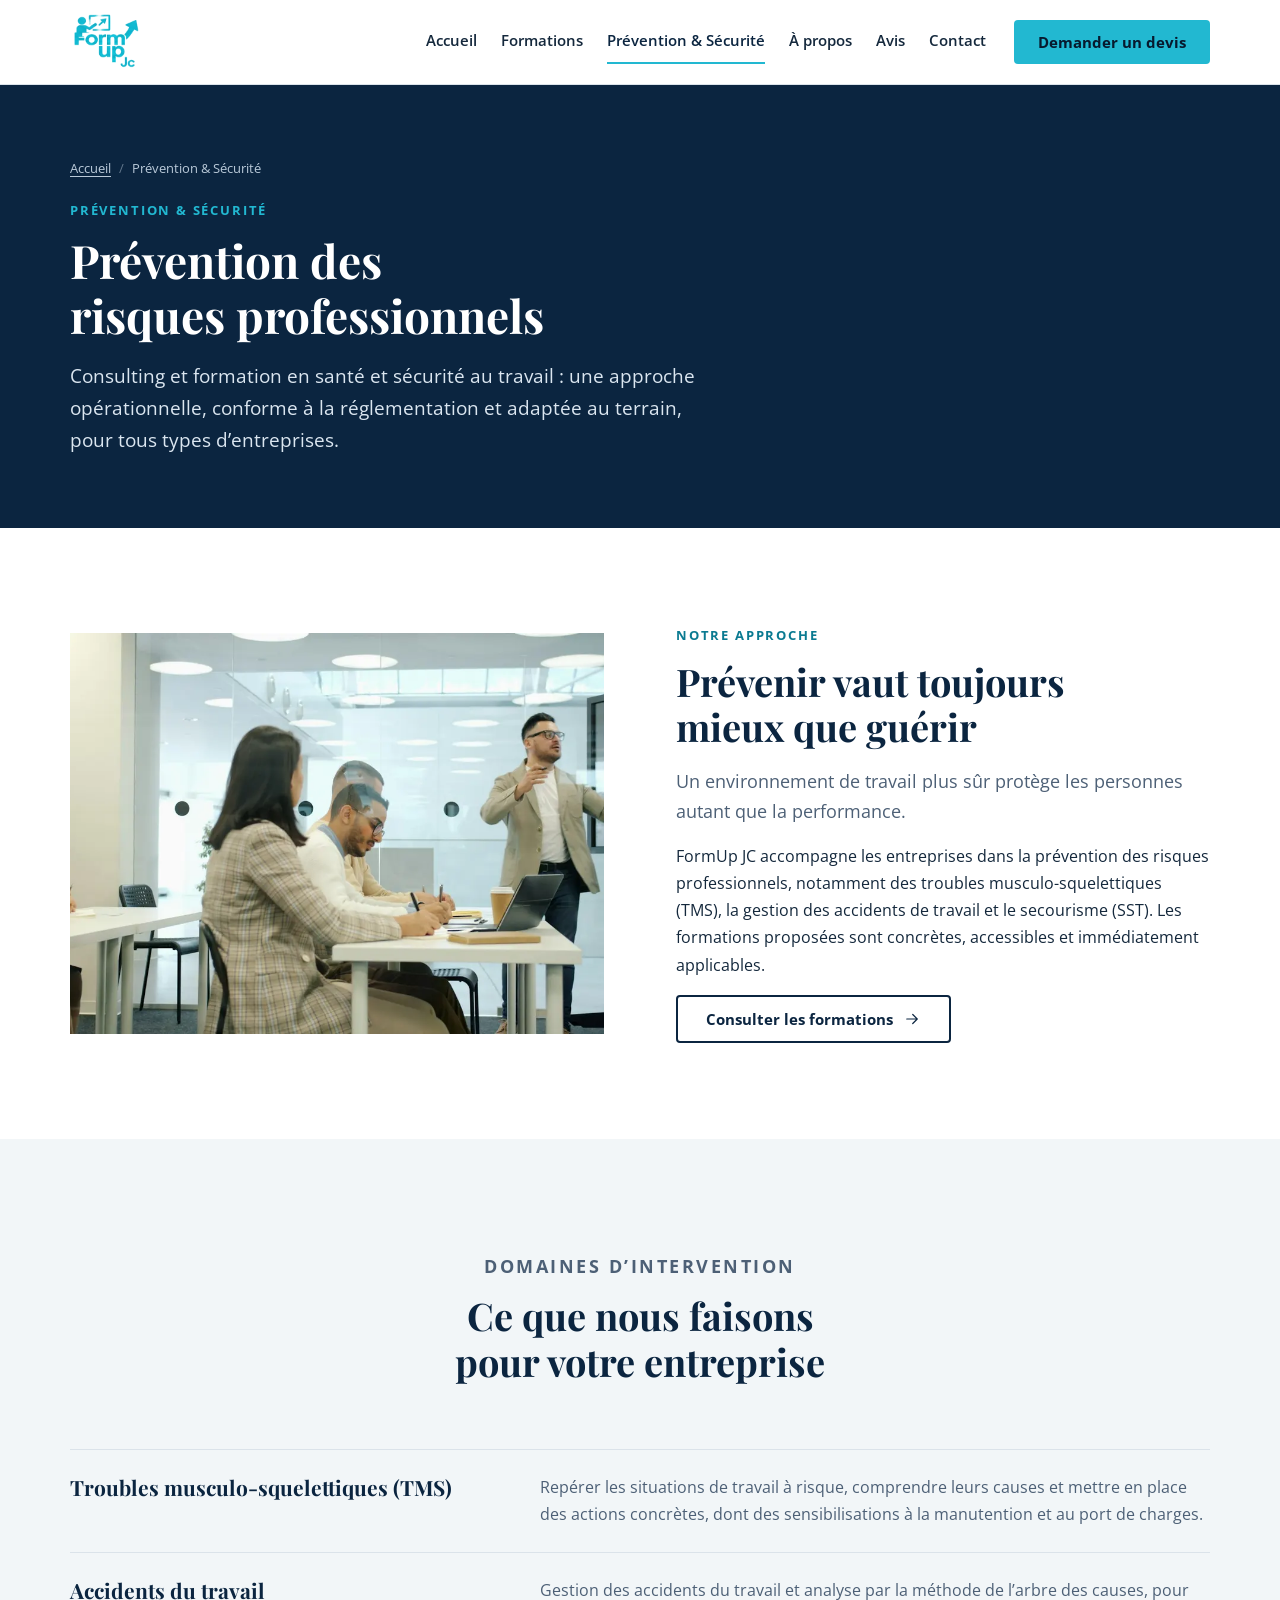
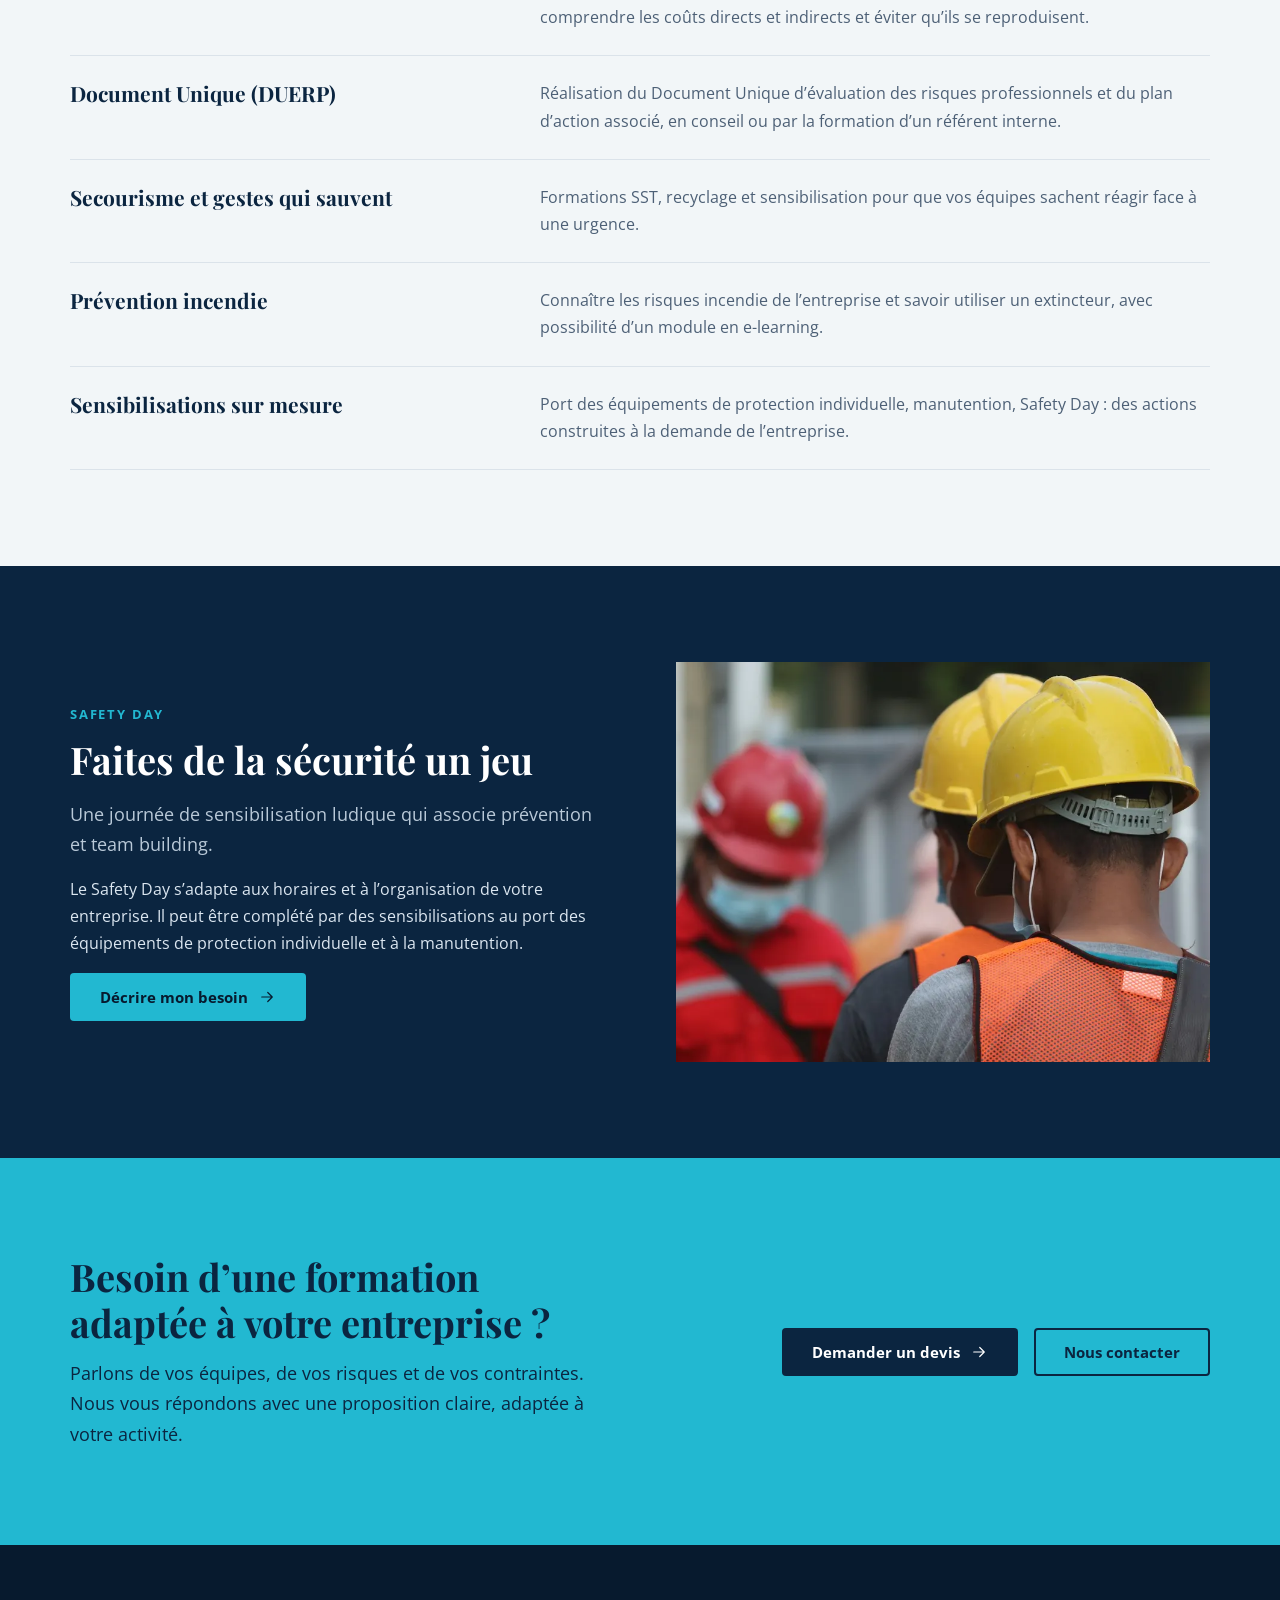
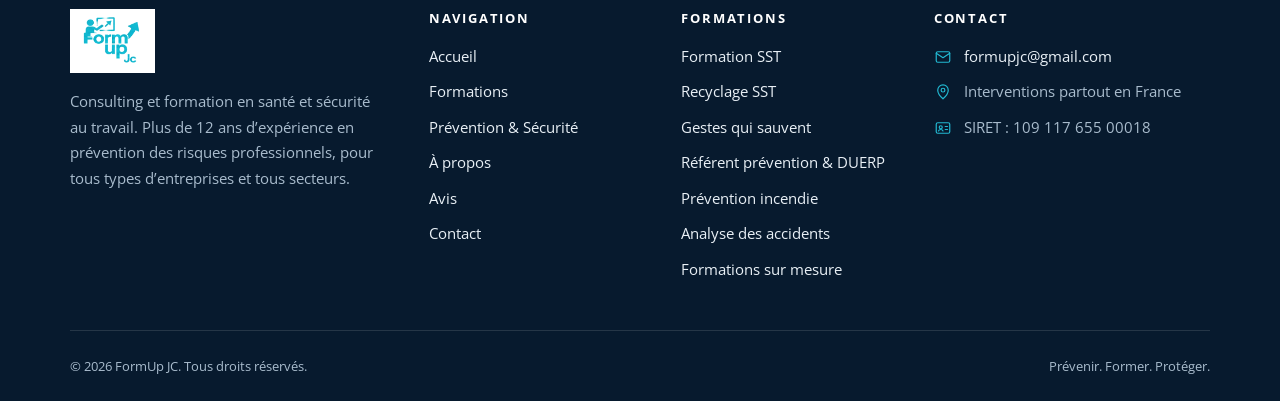
<file: prevention-securite.html>
<!doctype html>
<html lang="fr">
<head>
<meta charset="utf-8">
<meta name="viewport" content="width=device-width, initial-scale=1">
<title>Prévention des risques professionnels et sécurité au travail | FormUp JC</title>
<meta name="description" content="Prévention des risques professionnels, TMS, accidents du travail, DUERP, incendie et Safety Day : consulting et formation en sécurité au travail pour tous types d’entreprises.">
<meta name="theme-color" content="#0b2540">
<link rel="canonical" href="https://www.formupjc.com/prevention-securite.html">
<meta property="og:type" content="website">
<meta property="og:locale" content="fr_FR">
<meta property="og:site_name" content="FormUp JC">
<meta property="og:title" content="Prévention des risques professionnels et sécurité au travail | FormUp JC">
<meta property="og:description" content="Prévention des risques professionnels, TMS, accidents du travail, DUERP, incendie et Safety Day : consulting et formation en sécurité au travail pour tous types d’entreprises.">
<meta property="og:url" content="https://www.formupjc.com/prevention-securite.html">
<meta property="og:image" content="https://www.formupjc.com/assets/images/og-formupjc.jpg">
<meta name="twitter:card" content="summary_large_image">
<link rel="icon" type="image/png" sizes="32x32" href="favicon-32.png">
<link rel="apple-touch-icon" href="favicon.png">
<link rel="preload" href="assets/fonts/opensans.woff2" as="font" type="font/woff2" crossorigin>
<link rel="preload" href="assets/fonts/playfairdisplay.woff2" as="font" type="font/woff2" crossorigin>
<script>document.documentElement.classList.add("js")</script>
<link rel="stylesheet" href="css/style.css">
</head>
<body>
<svg width="0" height="0" style="position:absolute" aria-hidden="true" focusable="false"><defs><symbol id="i-arrow" viewBox="0 0 24 24"><path d="M5 12h14M13 6l6 6-6 6"/></symbol><symbol id="i-check" viewBox="0 0 24 24"><path d="M5 12.5l4.5 4.5L19 7.5"/></symbol><symbol id="i-heart" viewBox="0 0 24 24"><path d="M20.8 5.6a5 5 0 0 0-7.1 0L12 7.3l-1.7-1.7a5 5 0 0 0-7.1 7.1L12 21l8.8-8.3a5 5 0 0 0 0-7.1z"/><path d="M7 12h2.5l1.5-3 2 6 1.5-3H17"/></symbol><symbol id="i-kit" viewBox="0 0 24 24"><rect x="3" y="7" width="18" height="13" rx="2"/><path d="M9 7V5a1 1 0 0 1 1-1h4a1 1 0 0 1 1 1v2M12 11v5M9.5 13.5h5"/></symbol><symbol id="i-flame" viewBox="0 0 24 24"><path d="M12 3c1 3.5 5 5.5 5 10a5 5 0 0 1-10 0c0-2 1-3 2-4 .5 1.5 1 2 2 2 0-3-1-5 1-8z"/></symbol><symbol id="i-doc" viewBox="0 0 24 24"><path d="M7 3h7l4 4v14H7z M14 3v4h4M9.5 12h5M9.5 16h5"/></symbol><symbol id="i-users" viewBox="0 0 24 24"><circle cx="9" cy="8" r="3"/><path d="M3 20c0-3.3 2.7-6 6-6s6 2.7 6 6"/><circle cx="17" cy="9" r="2.5"/><path d="M17 14.5c2.5 0 4.5 2 4.5 4.5"/></symbol><symbol id="i-sliders" viewBox="0 0 24 24"><path d="M4 7h9M17 7h3M4 17h3M11 17h9"/><circle cx="15" cy="7" r="2"/><circle cx="9" cy="17" r="2"/></symbol><symbol id="i-shield" viewBox="0 0 24 24"><path d="M12 3l8 3v6c0 5-3.5 8-8 9-4.5-1-8-4-8-9V6z"/><path d="M8.5 12l2.5 2.5 4.5-5"/></symbol><symbol id="i-target" viewBox="0 0 24 24"><circle cx="12" cy="12" r="9"/><circle cx="12" cy="12" r="5"/><circle cx="12" cy="12" r="1"/></symbol><symbol id="i-calendar" viewBox="0 0 24 24"><rect x="3" y="5" width="18" height="16" rx="2"/><path d="M3 10h18M8 3v4M16 3v4"/></symbol><symbol id="i-award" viewBox="0 0 24 24"><circle cx="12" cy="9" r="6"/><path d="M8.5 14.5L7 21l5-3 5 3-1.5-6.5"/></symbol><symbol id="i-mail" viewBox="0 0 24 24"><rect x="3" y="5" width="18" height="14" rx="2"/><path d="M3 7l9 6 9-6"/></symbol><symbol id="i-pin" viewBox="0 0 24 24"><path d="M12 21s7-6.2 7-11.5A7 7 0 0 0 5 9.5C5 14.8 12 21 12 21z"/><circle cx="12" cy="9.5" r="2.5"/></symbol><symbol id="i-id" viewBox="0 0 24 24"><rect x="3" y="5" width="18" height="14" rx="2"/><circle cx="9" cy="11" r="2"/><path d="M6 16c.5-1.5 1.7-2 3-2s2.5.5 3 2M15 10h3M15 14h3"/></symbol></defs></svg>
<a class="skip-link" href="#main">Aller au contenu</a>
<header class="site-header">
  <div class="wrap site-header__inner">
    <a class="brand" href="index.html" aria-label="FormUp JC — accueil"><img src="assets/images/logo.webp" alt="FormUp JC" width="225" height="180"></a>
    <button class="menu-toggle" type="button" aria-expanded="false" aria-controls="site-nav" aria-label="Ouvrir le menu"><span></span><span></span><span></span></button>
    <nav class="nav" id="site-nav" aria-label="Navigation principale">
      <ul class="nav__list"><li><a class="nav__link" href="index.html">Accueil</a></li><li><a class="nav__link" href="formations.html">Formations</a></li><li><a class="nav__link" href="prevention-securite.html" aria-current="page">Prévention &amp; Sécurité</a></li><li><a class="nav__link" href="a-propos.html">À propos</a></li><li><a class="nav__link" href="avis.html">Avis</a></li><li><a class="nav__link" href="contact.html">Contact</a></li></ul>
      <a class="btn btn--primary btn--sm" href="contact.html#devis">Demander un devis</a>
    </nav>
  </div>
</header>
<main id="main">
<section class="strip strip--navy page-hero"><div class="wrap"><nav aria-label="Fil d’Ariane"><ol class="breadcrumb"><li><a href="index.html">Accueil</a></li><li aria-current="page">Prévention &amp; Sécurité</li></ol></nav><p class="eyebrow">Prévention &amp; sécurité</p><h1>Prévention des risques professionnels</h1><p>Consulting et formation en santé et sécurité au travail : une approche opérationnelle, conforme à la réglementation et adaptée au terrain, pour tous types d’entreprises.</p></div></section>
<section class="strip"><div class="wrap cols cols-2 cols--center cols--wide">
  <img class="photo photo--43 reveal" src="assets/images/atelier-formation.webp" width="1200" height="675" loading="lazy" decoding="async" alt="Formateur présentant devant un groupe de salariés attentifs lors d’une session de sensibilisation">
  <div class="reveal"><p class="eyebrow">Notre approche</p><h2>Prévenir vaut toujours mieux que guérir</h2>
    <p class="lead" style="margin-block:16px">Un environnement de travail plus sûr protège les personnes autant que la performance.</p>
    <p>FormUp JC accompagne les entreprises dans la prévention des risques professionnels, notamment des troubles musculo-squelettiques (TMS), la gestion des accidents de travail et le secourisme (SST). Les formations proposées sont concrètes, accessibles et immédiatement applicables.</p>
    <a class="btn btn--outline" href="formations.html">Consulter les formations <svg class="icon icon--sm" aria-hidden="true" focusable="false"><use href="#i-arrow"/></svg></a></div>
</div></section>

<section class="strip strip--light" aria-labelledby="th-title"><div class="wrap">
  <div class="head reveal"><p class="eyebrow">Domaines d’intervention</p><h2 id="th-title">Ce que nous faisons pour votre entreprise</h2></div>
  <ul><li class="topic reveal"><h3>Troubles musculo-squelettiques (TMS)</h3><p>Repérer les situations de travail à risque, comprendre leurs causes et mettre en place des actions concrètes, dont des sensibilisations à la manutention et au port de charges.</p></li><li class="topic reveal"><h3>Accidents du travail</h3><p>Gestion des accidents du travail et analyse par la méthode de l’arbre des causes, pour comprendre les coûts directs et indirects et éviter qu’ils se reproduisent.</p></li><li class="topic reveal"><h3>Document Unique (DUERP)</h3><p>Réalisation du Document Unique d’évaluation des risques professionnels et du plan d’action associé, en conseil ou par la formation d’un référent interne.</p></li><li class="topic reveal"><h3>Secourisme et gestes qui sauvent</h3><p>Formations SST, recyclage et sensibilisation pour que vos équipes sachent réagir face à une urgence.</p></li><li class="topic reveal"><h3>Prévention incendie</h3><p>Connaître les risques incendie de l’entreprise et savoir utiliser un extincteur, avec possibilité d’un module en e-learning.</p></li><li class="topic reveal"><h3>Sensibilisations sur mesure</h3><p>Port des équipements de protection individuelle, manutention, Safety Day : des actions construites à la demande de l’entreprise.</p></li></ul>
</div></section>

<section class="strip strip--navy"><div class="wrap cols cols-2 cols--center cols--wide">
  <div class="reveal"><p class="eyebrow">Safety Day</p><h2 style="margin-bottom:16px">Faites de la sécurité un jeu</h2>
    <p class="lead">Une journée de sensibilisation ludique qui associe prévention et team building.</p>
    <p>Le Safety Day s’adapte aux horaires et à l’organisation de votre entreprise. Il peut être complété par des sensibilisations au port des équipements de protection individuelle et à la manutention.</p>
    <a class="btn btn--primary" href="contact.html?formation=sur-mesure#devis">Décrire mon besoin <svg class="icon icon--sm" aria-hidden="true" focusable="false"><use href="#i-arrow"/></svg></a></div>
  <img class="photo photo--43 reveal" src="assets/images/prevention-equipe.webp" width="1000" height="666" loading="lazy" decoding="async" alt="Deux salariés portant casque et masque de protection dans un environnement industriel">
</div></section>

<section class="strip strip--cyan cta" aria-labelledby="cta-title"><div class="wrap cols cols-2 cols--center reveal">
  <div><h2 id="cta-title">Besoin d’une formation adaptée à votre entreprise ?</h2><p>Parlons de vos équipes, de vos risques et de vos contraintes. Nous vous répondons avec une proposition claire, adaptée à votre activité.</p></div>
  <div class="btn-row" style="justify-content:flex-end"><a class="btn btn--primary" href="contact.html#devis">Demander un devis <svg class="icon icon--sm" aria-hidden="true" focusable="false"><use href="#i-arrow"/></svg></a><a class="btn btn--outline" href="contact.html">Nous contacter</a></div>
</div></section>

</main>
<footer class="site-footer">
  <div class="wrap">
    <div class="cols footer-cols">
      <div class="footer-brand">
        <img src="assets/images/logo.webp" alt="FormUp JC" width="225" height="180" loading="lazy">
        <p>Consulting et formation en santé et sécurité au travail. Plus de 12 ans d’expérience en prévention des risques professionnels, pour tous types d’entreprises et tous secteurs.</p>
      </div>
      <div><h2>Navigation</h2><ul class="footer-list"><li><a href="index.html">Accueil</a></li><li><a href="formations.html">Formations</a></li><li><a href="prevention-securite.html">Prévention &amp; Sécurité</a></li><li><a href="a-propos.html">À propos</a></li><li><a href="avis.html">Avis</a></li><li><a href="contact.html">Contact</a></li></ul></div>
      <div><h2>Formations</h2><ul class="footer-list">
        <li><a href="formations.html#sst">Formation SST</a></li>
        <li><a href="formations.html#recyclage-sst">Recyclage SST</a></li>
        <li><a href="formations.html#gestes-qui-sauvent">Gestes qui sauvent</a></li>
        <li><a href="formations.html#referent-prevention">Référent prévention &amp; DUERP</a></li>
        <li><a href="formations.html#incendie">Prévention incendie</a></li>
        <li><a href="formations.html#accidents-travail">Analyse des accidents</a></li>
        <li><a href="formations.html#sur-mesure">Formations sur mesure</a></li></ul></div>
      <div><h2>Contact</h2><ul class="footer-list footer-contact">
        <li><svg class="icon icon--sm" aria-hidden="true" focusable="false"><use href="#i-mail"/></svg><a href="mailto:formupjc@gmail.com">formupjc@gmail.com</a></li>
        <li><svg class="icon icon--sm" aria-hidden="true" focusable="false"><use href="#i-pin"/></svg><span>Interventions partout en France</span></li>
        <li><svg class="icon icon--sm" aria-hidden="true" focusable="false"><use href="#i-id"/></svg><span>SIRET : 109 117 655 00018</span></li></ul></div>
    </div>
    <div class="footer-bottom"><span>© 2026 FormUp JC. Tous droits réservés.</span><span>Prévenir. Former. Protéger.</span></div>
  </div>
</footer>
<script src="js/main.js" defer></script>
</body>
</html>
</file>
<file: css/style.css>
/* ==========================================================================
   FormUp JC — strip-based design system (built to be rebuilt in the Wix
   Classic Editor: full-width strips, a 980px content column, plain boxes,
   text / button / image blocks. No effects that Wix cannot reproduce.)
   ========================================================================== */

@font-face { font-family: "Open Sans"; src: url("../assets/fonts/opensans.woff2") format("woff2"); font-weight: 400 700; font-display: swap; }
@font-face { font-family: "Playfair Display"; src: url("../assets/fonts/playfairdisplay.woff2") format("woff2"); font-weight: 400 800; font-display: swap; }

:root {
  /* Palette — 5 colours + white (add these as Wix site colours) */
  --navy: #0b2540;
  --navy-dark: #071a2e;
  --cyan: #22b8d1;
  --cyan-text: #0a7a91;          /* cyan darkened for text on white */
  --light: #f2f6f8;
  --text: #14283c;
  --muted: #4d6076;
  --border: #dbe3ea;
  --white: #ffffff;

  --font-heading: "Playfair Display", Georgia, serif;
  --font-body: "Open Sans", system-ui, -apple-system, "Segoe UI", sans-serif;

  --site-width: 1140px;          /* content column inside full-width strips */
  --strip-pad: 96px;
  --header-h: 84px;
}

*, *::before, *::after { box-sizing: border-box; }
html { scroll-behavior: smooth; scroll-padding-top: var(--header-h); -webkit-text-size-adjust: 100%; }
body { margin: 0; font: 400 16px/1.7 var(--font-body); color: var(--text); background: var(--white); -webkit-font-smoothing: antialiased; }
img, svg { display: block; max-width: 100%; }
img { height: auto; }
h1, h2, h3, h4 { font-variant-numeric: lining-nums; margin: 0; font-family: var(--font-heading); font-weight: 700; line-height: 1.2; color: var(--navy); }
h1 { font-size: 52px; }
h2 { font-size: 38px; }
h3 { font-size: 22px; line-height: 1.3; }
h1, h2, h3 { text-wrap: balance; }
p { margin: 0 0 16px; }
ul, ol { margin: 0; padding: 0; list-style: none; }
a { color: var(--cyan-text); text-underline-offset: 3px; }
a:hover { color: var(--navy); }
:focus-visible { outline: 3px solid var(--cyan); outline-offset: 3px; }

.skip-link { position: absolute; left: 16px; top: -60px; z-index: 300; padding: 12px 16px; background: var(--navy); color: #fff; }
.skip-link:focus { top: 16px; color: #fff; }
.visually-hidden { position: absolute !important; width: 1px; height: 1px; margin: -1px; padding: 0; overflow: hidden; clip: rect(0 0 0 0); white-space: nowrap; border: 0; }

/* ---------- Strips (full-width sections) ---------- */
.wrap { width: min(100% - 40px, var(--site-width)); margin-inline: auto; }
.strip { padding-block: var(--strip-pad); background: var(--white); }
.strip--light { background: var(--light); }
.strip--navy { background: var(--navy); color: #dbe6f0; }
.strip--dark { background: var(--navy-dark); color: #a9bccd; }
.strip--cyan { background: var(--cyan); color: var(--navy); }
.strip--navy h1, .strip--navy h2, .strip--navy h3, .strip--dark h2, .strip--dark h3 { color: #fff; }
.strip--cyan h2, .strip--cyan h3 { color: var(--navy); }
.strip--navy a:not(.btn), .strip--dark a:not(.btn) { color: var(--cyan); }

/* Strip with a photo background + colour overlay (Wix: strip background image + overlay) */
.strip--image { position: relative; isolation: isolate; color: #fff; }
.strip__bg { position: absolute; inset: 0; z-index: -2; width: 100%; height: 100%; object-fit: cover; }
.strip--image::before { content: ""; position: absolute; inset: 0; z-index: -1; background: rgb(7 26 46 / 0.74); }
.strip--image h1, .strip--image h2 { color: #fff; }

/* Section heading block */
.head { max-width: 700px; margin: 0 auto 64px; text-align: center; }
.head p { margin-top: 16px; font-size: 18px; color: var(--muted); }
.strip--navy .head p, .strip--dark .head p { color: #b9c9d8; }
.head--left { margin-inline: 0; text-align: left; }
.eyebrow { margin: 0 0 12px; font-size: 13px; font-weight: 700; letter-spacing: 0.14em; text-transform: uppercase; color: var(--cyan-text); }
.strip--navy .eyebrow, .strip--dark .eyebrow, .strip--image .eyebrow { color: var(--cyan); }
.lead { font-size: 18px; color: var(--muted); }
.strip--navy .lead { color: #b9c9d8; }

/* Columns (Wix: column strip / boxes in a row) */
.cols { display: grid; gap: 40px; }
.cols-2 { grid-template-columns: 1fr 1fr; }
.cols-3 { grid-template-columns: repeat(3, 1fr); }
.cols-4 { grid-template-columns: repeat(4, 1fr); }
.cols--center { align-items: center; }
.cols--start { align-items: start; }
.cols--wide { gap: 72px; }

/* ---------- Basic blocks ---------- */
.icon { width: 26px; height: 26px; flex: none; fill: none; stroke: currentColor; stroke-width: 1.6; stroke-linecap: round; stroke-linejoin: round; }
.icon--sm { width: 18px; height: 18px; }

.btn { display: inline-flex; align-items: center; justify-content: center; gap: 10px; min-height: 48px; padding: 12px 28px; font: 700 15px/1.2 var(--font-body); text-decoration: none; border: 2px solid transparent; border-radius: 4px; cursor: pointer; transition: background-color 0.2s, color 0.2s, border-color 0.2s; }
.btn--primary { background: var(--cyan); color: var(--navy-dark); }
.btn--primary:hover { background: var(--navy); color: #fff; }
.strip--navy .btn--primary:hover, .strip--dark .btn--primary:hover, .strip--image .btn--primary:hover { background: #fff; color: var(--navy); }
.strip--cyan .btn--primary { background: var(--navy); color: #fff; }
.strip--cyan .btn--primary:hover { background: #fff; color: var(--navy); }
.btn--outline { border-color: var(--navy); color: var(--navy); background: transparent; }
.btn--outline:hover { background: var(--navy); color: #fff; }
.strip--navy .btn--outline, .strip--image .btn--outline { border-color: #fff; color: #fff; }
.strip--navy .btn--outline:hover, .strip--image .btn--outline:hover { background: #fff; color: var(--navy); }
.strip--cyan .btn--outline:hover { background: var(--navy); color: #fff; }
.btn--sm { min-height: 44px; padding: 10px 22px; }
.btn-row { display: flex; flex-wrap: wrap; gap: 16px; }
.btn-row--center { justify-content: center; }
.link-arrow { display: inline-flex; align-items: center; gap: 8px; font-weight: 700; font-size: 15px; text-decoration: none; }

.box { padding: 28px; background: var(--white); border: 1px solid var(--border); }
.icon-circle { display: grid; place-items: center; width: 56px; height: 56px; margin-bottom: 20px; border-radius: 50%; background: #e3f5f9; color: var(--cyan-text); }
.checklist { display: grid; gap: 10px; }
.checklist li { display: flex; gap: 12px; align-items: flex-start; }
.checklist .icon { width: 20px; height: 20px; margin-top: 3px; color: var(--cyan-text); }
.strip--navy .checklist .icon, .strip--image .checklist .icon { color: var(--cyan); }
.photo { width: 100%; object-fit: cover; }
.photo--43 { aspect-ratio: 4 / 3; }
.photo--sq { aspect-ratio: 1 / 1; }

/* ---------- Header / footer ---------- */
.site-header { position: sticky; top: 0; z-index: 100; background: var(--white); border-bottom: 1px solid var(--border); }
.site-header__inner { display: flex; align-items: center; justify-content: space-between; gap: 24px; min-height: var(--header-h); }
.brand { display: inline-flex; align-items: center; gap: 14px; text-decoration: none; }
.brand img { width: auto; height: 60px; }
.nav { display: flex; align-items: center; gap: 28px; }
.nav__list { display: flex; align-items: center; gap: 24px; }
.nav__link { display: inline-block; padding: 8px 0; font-size: 15px; font-weight: 600; color: var(--text); text-decoration: none; border-bottom: 2px solid transparent; }
.nav__link:hover, .nav__link[aria-current="page"] { color: var(--navy); border-bottom-color: var(--cyan); }
.menu-toggle { display: none; position: relative; width: 48px; height: 48px; background: none; border: 0; cursor: pointer; color: var(--navy); }
.menu-toggle span { position: absolute; left: 12px; right: 12px; height: 2px; background: currentColor; transition: transform 0.25s, opacity 0.2s, top 0.25s; }
.menu-toggle span:nth-child(1) { top: 16px; }
.menu-toggle span:nth-child(2) { top: 23px; }
.menu-toggle span:nth-child(3) { top: 30px; }
.menu-toggle[aria-expanded="true"] span:nth-child(1) { top: 23px; transform: rotate(45deg); }
.menu-toggle[aria-expanded="true"] span:nth-child(2) { opacity: 0; }
.menu-toggle[aria-expanded="true"] span:nth-child(3) { top: 23px; transform: rotate(-45deg); }

.site-footer { padding-top: 64px; background: var(--navy-dark); color: #a9bccd; font-size: 15px; }
.site-footer a { color: #e9f0f6; text-decoration: none; }
.site-footer a:hover { color: var(--cyan); text-decoration: underline; }
.site-footer h2 { margin-bottom: 16px; font: 700 13px/1.4 var(--font-body); letter-spacing: 0.14em; text-transform: uppercase; color: #fff; }
.footer-brand img { width: auto; height: 64px; margin-bottom: 16px; padding: 6px 10px; background: #fff; }
.footer-list { display: grid; gap: 10px; }
.footer-contact li { display: flex; gap: 12px; align-items: flex-start; }
.footer-contact .icon { margin-top: 4px; color: var(--cyan); }
.footer-bottom { display: flex; flex-wrap: wrap; justify-content: space-between; gap: 8px 24px; margin-top: 48px; padding-block: 24px; border-top: 1px solid rgb(255 255 255 / 0.12); font-size: 13px; }
.footer-cols { grid-template-columns: 1.5fr 1fr 1fr 1.3fr; gap: 40px; }

/* ---------- Home sections ---------- */
.hero { padding-block: 132px; }
.hero__copy { max-width: 640px; }
.hero h1 { margin-bottom: 24px; }
.hero h1 em { font-style: normal; color: var(--cyan); }
.hero p.hero__text { margin-bottom: 32px; font-size: 19px; color: #e4edf5; }
.hero__list { display: flex; flex-wrap: wrap; gap: 8px 28px; margin-top: 32px; font-size: 15px; color: #e4edf5; }
.hero__list li { display: inline-flex; align-items: center; gap: 8px; }
.hero__list .icon { color: var(--cyan); }

.trust { padding-block: 44px; }
.trust .cols { gap: 32px; }
.trust__item { display: flex; gap: 16px; align-items: center; }
.trust__item .icon { width: 36px; height: 36px; }
.trust__item strong { display: block; font: 700 18px/1.3 var(--font-heading); font-variant-numeric: lining-nums; }
.trust__item span { display: block; margin-top: 2px; font-size: 14px; line-height: 1.4; }

.service { display: grid; grid-template-columns: auto 1fr; gap: 0 24px; align-items: start; padding: 32px; }
.service > * { grid-column: 2; }
.service .icon-circle { grid-column: 1; grid-row: 1 / span 4; margin: 0; }
.service h3 { margin-bottom: 8px; font-size: 22px; }
.service p { margin: 0 0 16px; font-size: 16px; color: var(--muted); }
.service .service__meta { order: -1; margin: 0 0 6px; font-size: 12px; font-weight: 700; letter-spacing: 0.1em; text-transform: uppercase; color: var(--cyan-text); }
.service .link-arrow { justify-self: start; }
.service:hover { border-color: var(--cyan); }

.feature__tag { display: inline-block; margin-bottom: 16px; padding: 4px 12px; background: var(--cyan); color: var(--navy-dark); font-size: 12px; font-weight: 700; letter-spacing: 0.08em; text-transform: uppercase; }
.feature h2 { margin-bottom: 16px; }
.facts { display: grid; grid-template-columns: 1fr 1fr; margin: 28px 0; border-top: 1px solid rgb(255 255 255 / 0.2); }
.facts div { padding: 14px 12px 14px 0; border-bottom: 1px solid rgb(255 255 255 / 0.2); }
.facts dt { font-size: 12px; letter-spacing: 0.1em; text-transform: uppercase; color: #9fb5c8; }
.facts dd { margin: 2px 0 0; font: 700 22px/1.3 var(--font-heading); font-variant-numeric: lining-nums; color: #fff; }
.facts dd small { display: block; font: 400 13px/1.4 var(--font-body); color: #9fb5c8; }

.pillar { padding-top: 24px; border-top: 3px solid var(--navy); }
.strip--light .pillar { border-top-color: var(--cyan); }
.pillar__num { font: 700 15px var(--font-heading); font-variant-numeric: lining-nums; color: var(--cyan-text); }
.pillar h3 { margin: 6px 0 10px; }
.pillar p { margin: 0; font-size: 15px; color: var(--muted); }

.about__quote { margin: 20px 0 24px; padding-left: 20px; border-left: 4px solid var(--cyan); font: 700 22px/1.4 var(--font-heading); color: var(--navy); }

.step { padding-top: 20px; border-top: 1px solid rgb(255 255 255 / 0.25); }
.step__num { font: 700 44px/1 var(--font-heading); font-variant-numeric: lining-nums; color: var(--cyan); }
.step h3 { margin: 12px 0 8px; }
.step p { margin: 0; font-size: 15px; color: #b9c9d8; }

.review { display: flex; flex-direction: column; justify-content: space-between; gap: 20px; }
.review blockquote { margin: 0; }
.review blockquote::before { content: "\201C"; display: block; font: 700 56px/0.7 var(--font-heading); color: var(--cyan); margin-bottom: 12px; }
.review p { margin: 0; font-size: 15px; }
.review footer { font-size: 15px; font-weight: 700; color: var(--navy); }
.review footer span { display: block; font-weight: 400; font-size: 13px; color: var(--muted); }

.cta h2 { max-width: 640px; margin-bottom: 12px; }
.cta p { margin: 0; font-size: 18px; max-width: 600px; }

.contact__list { display: grid; gap: 20px; margin-top: 28px; }
.contact__list li { display: flex; gap: 16px; align-items: flex-start; }
.contact__list .icon { margin-top: 3px; color: var(--cyan-text); }
.contact__list small { display: block; font-size: 12px; letter-spacing: 0.1em; text-transform: uppercase; color: var(--muted); }
.contact__list a { font-weight: 700; }

.form { display: grid; gap: 20px; padding: 32px; background: var(--white); border: 1px solid var(--border); }
.form__row { display: grid; grid-template-columns: 1fr 1fr; gap: 20px; }
.field { display: grid; gap: 6px; }
.field label { font-size: 14px; font-weight: 700; color: var(--navy); }
.field label .opt { font-weight: 400; color: var(--muted); }
.field input, .field select, .field textarea { width: 100%; min-height: 48px; padding: 10px 14px; font: inherit; font-size: 16px; color: var(--text); background: var(--light); border: 1px solid var(--border); border-radius: 0; }
.field textarea { min-height: 140px; resize: vertical; }
.field input:focus, .field select:focus, .field textarea:focus { outline: none; background: #fff; border-color: var(--cyan); box-shadow: 0 0 0 3px rgb(34 184 209 / 0.25); }
.field [aria-invalid="true"] { border-color: #b3261e; background: #fff8f7; }
.field__error { min-height: 1em; margin: 0; font-size: 13px; color: #b3261e; }
.field__error:empty { display: none; }
.form__hp { position: absolute; left: -9999px; }
.form__status { margin: 0; padding: 14px 16px; font-size: 15px; }
.form__status:empty { display: none; }
.form__status.is-success { background: #e8f6ee; color: #14532d; border: 1px solid #b9e2c9; }
.form__status.is-error { background: #fdecea; color: #7a1a13; border: 1px solid #f3c1bc; }
.form__legal { margin: 0; font-size: 13px; color: var(--muted); }

/* ---------- Inner pages ---------- */
.page-hero { padding-block: 72px; }
.page-hero h1 { max-width: 760px; font-size: 46px; }
.page-hero p:not(.eyebrow) { max-width: 640px; margin: 16px 0 0; font-size: 19px; color: #dbe6f0; }
.breadcrumb { display: flex; flex-wrap: wrap; gap: 8px; margin-bottom: 20px; font-size: 13px; color: #b9c9d8; }
.breadcrumb li + li::before { content: "/"; margin-right: 8px; opacity: 0.5; }
.breadcrumb a { color: #b9c9d8 !important; }
.jump { display: flex; flex-wrap: wrap; gap: 10px; margin-top: 28px; }
.jump a { padding: 6px 16px; font-size: 14px; font-weight: 600; text-decoration: none; color: #fff !important; border: 1px solid rgb(255 255 255 / 0.45); }
.jump a:hover { background: #fff; color: var(--navy) !important; }

.course h2 { font-size: 34px; margin-bottom: 14px; }
.course__intro { color: var(--muted); }
.course .photo { margin-top: 24px; }
.course .photo--contain { object-fit: contain; background: var(--white); padding: 12px; border: 1px solid var(--border); }
.specs { display: grid; grid-template-columns: 1fr 1fr; margin-bottom: 24px; border: 1px solid var(--border); background: var(--white); }
.specs div { padding: 14px 16px; border-right: 1px solid var(--border); border-bottom: 1px solid var(--border); }
.specs div:nth-child(2n) { border-right: 0; }
.specs div:nth-last-child(-n+2) { border-bottom: 0; }
.specs dt { font-size: 12px; letter-spacing: 0.1em; text-transform: uppercase; color: var(--muted); }
.specs dd { margin: 2px 0 0; font-weight: 700; color: var(--navy); }
.specs dd small { display: block; font-weight: 400; font-size: 13px; color: var(--muted); }
.sub { margin-bottom: 12px; font: 700 13px/1.4 var(--font-body); letter-spacing: 0.1em; text-transform: uppercase; color: var(--muted); }

.topic { display: grid; grid-template-columns: 1fr 1.5fr; gap: 24px; padding-block: 24px; border-top: 1px solid var(--border); }
.topic:last-child { border-bottom: 1px solid var(--border); }
.topic h3 { font-size: 21px; }
.topic p { margin: 0; color: var(--muted); }

.faq { max-width: 780px; margin-inline: auto; border-top: 1px solid var(--border); }
.faq details { border-bottom: 1px solid var(--border); }
.faq summary { display: flex; justify-content: space-between; align-items: center; gap: 16px; padding: 20px 0; font: 700 19px/1.4 var(--font-heading); color: var(--navy); cursor: pointer; list-style: none; }
.faq summary::-webkit-details-marker { display: none; }
.faq summary::after { content: "+"; font: 400 26px/1 var(--font-body); color: var(--cyan-text); }
.faq details[open] summary::after { content: "–"; }
.faq .faq__a { padding: 0 0 20px; color: var(--muted); }
.note { padding: 24px 28px; background: #e3f5f9; border-left: 4px solid var(--cyan); }
.note p:last-child { margin-bottom: 0; }

/* Scroll reveal — single fade-up, like Wix's "Fade in" entrance */
.js .reveal { opacity: 0; transform: translateY(16px); transition: opacity 0.6s ease, transform 0.6s ease; }
.js .reveal.is-visible { opacity: 1; transform: none; }
@media (prefers-reduced-motion: reduce) {
  html { scroll-behavior: auto; }
  *, *::before, *::after { transition-duration: 0.01ms !important; }
  .js .reveal { opacity: 1; transform: none; }
}

/* ---------- Responsive (Wix mobile view: everything stacks) ---------- */
@media (max-width: 900px) {
  :root { --strip-pad: 64px; --header-h: 72px; }
  h1 { font-size: 38px; }
  h2 { font-size: 30px; }
  .page-hero h1 { font-size: 34px; }
  .cols-2, .cols-3 { grid-template-columns: 1fr; }
  .cols-4 { grid-template-columns: 1fr 1fr; }
  .cols--wide { gap: 36px; }
  .head { margin-bottom: 40px; }
  .service { padding: 24px; gap: 0 18px; }
  .footer-cols { grid-template-columns: 1fr 1fr; }
  .footer-cols > :first-child { grid-column: 1 / -1; }
  .hero { padding-block: 72px; }
  .brand img { height: 52px; }
  .topic { grid-template-columns: 1fr; gap: 8px; }
  .menu-toggle { display: block; }
  .nav { position: fixed; inset: var(--header-h) 0 0 0; flex-direction: column; align-items: stretch; gap: 24px; padding: 24px 20px 40px; background: #fff; overflow-y: auto; visibility: hidden; opacity: 0; transform: translateY(-10px); transition: opacity 0.25s, transform 0.25s, visibility 0s 0.25s; }
  .nav.is-open { visibility: visible; opacity: 1; transform: none; transition-delay: 0s; }
  .nav__list { flex-direction: column; align-items: stretch; gap: 0; }
  .nav__link { display: block; padding: 16px 0; font: 700 22px var(--font-heading); border-bottom: 1px solid var(--border); }
  .nav .btn { width: 100%; }
  body.menu-open { overflow: hidden; }
  .form__row { grid-template-columns: 1fr; }
}
@media (max-width: 560px) {
  .cols-4 { grid-template-columns: 1fr; }
  .trust .cols-4 { grid-template-columns: 1fr; gap: 20px; }
  .service { grid-template-columns: 1fr; }
  .service > *, .service .icon-circle { grid-column: 1; grid-row: auto; }
  .service .icon-circle { margin-bottom: 16px; }
  .service .service__meta { order: 0; }
  .btn-row .btn { width: 100%; }
  .form { padding: 22px; }
  .specs { grid-template-columns: 1fr; }
  .specs div { border-right: 0 !important; border-bottom: 1px solid var(--border) !important; }
  .specs div:last-child { border-bottom: 0 !important; }
}
@media print { .site-header, .cta { display: none; } }
</file>
